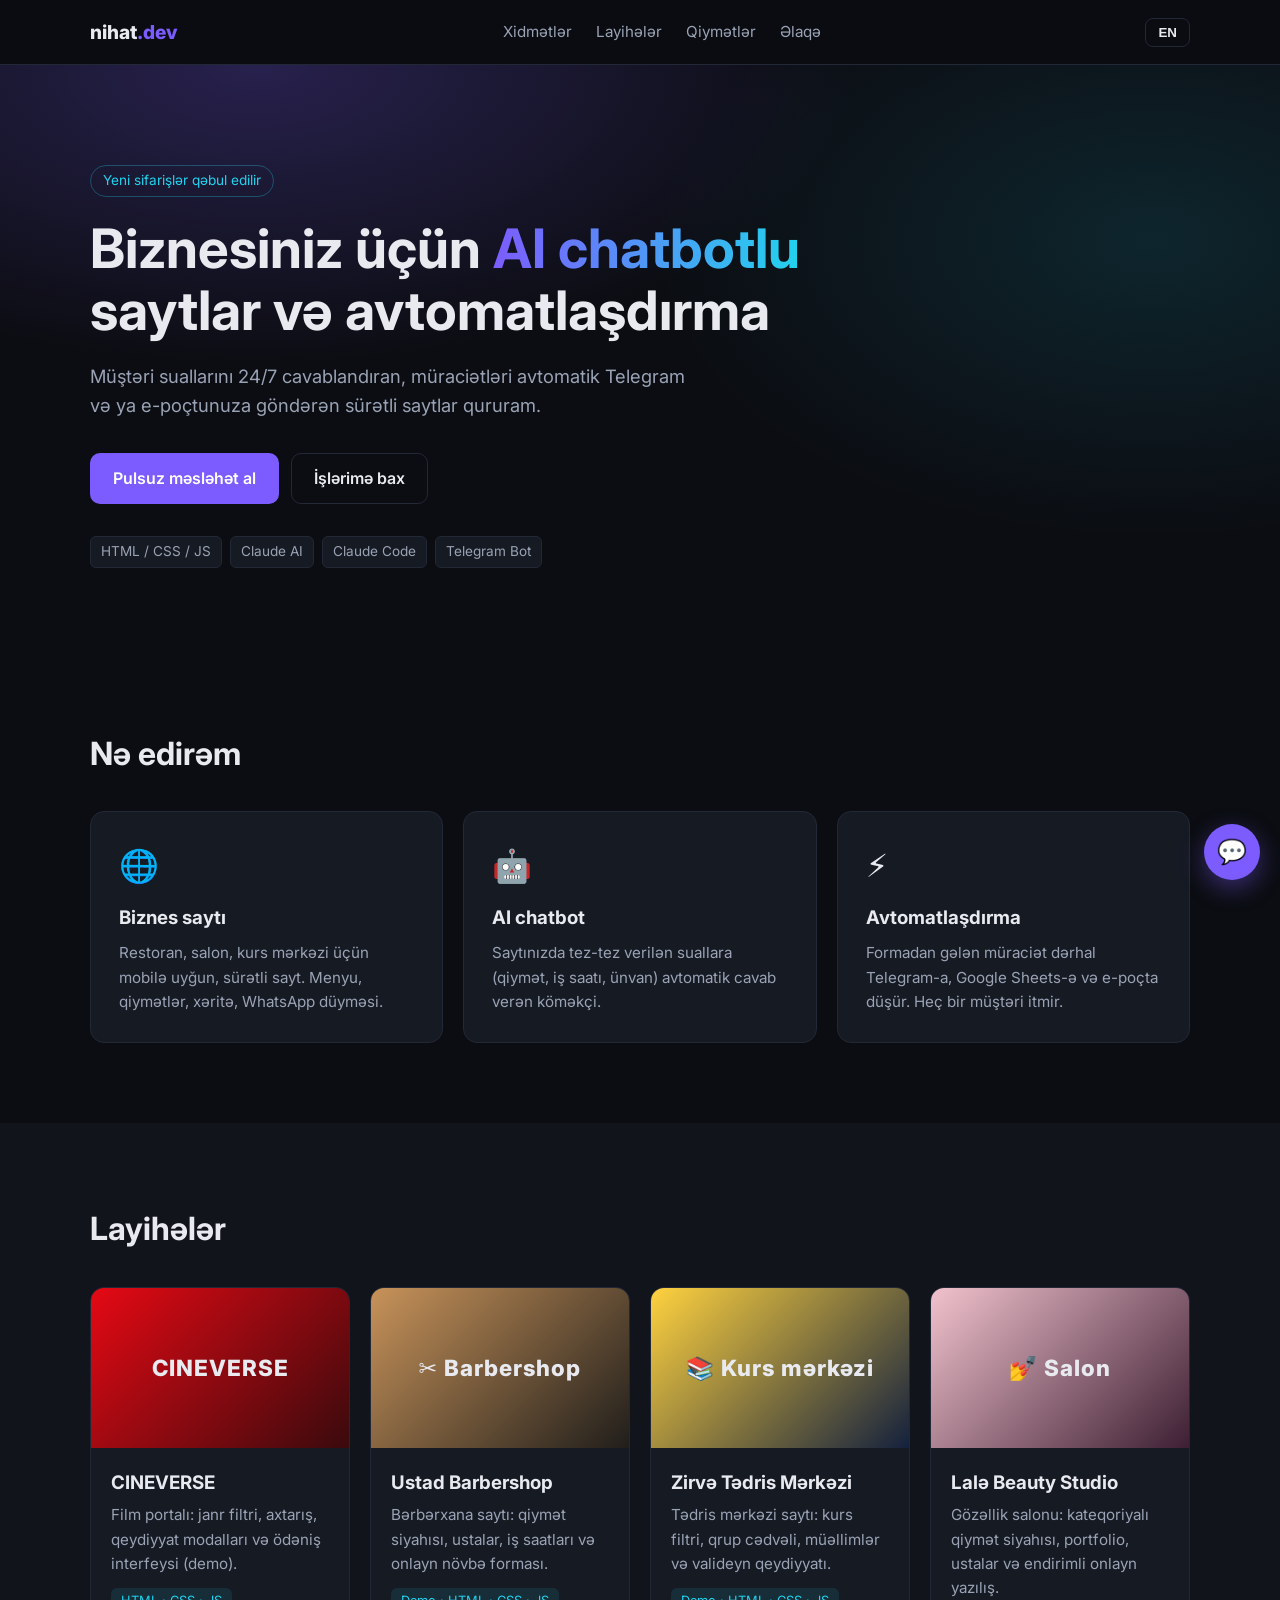
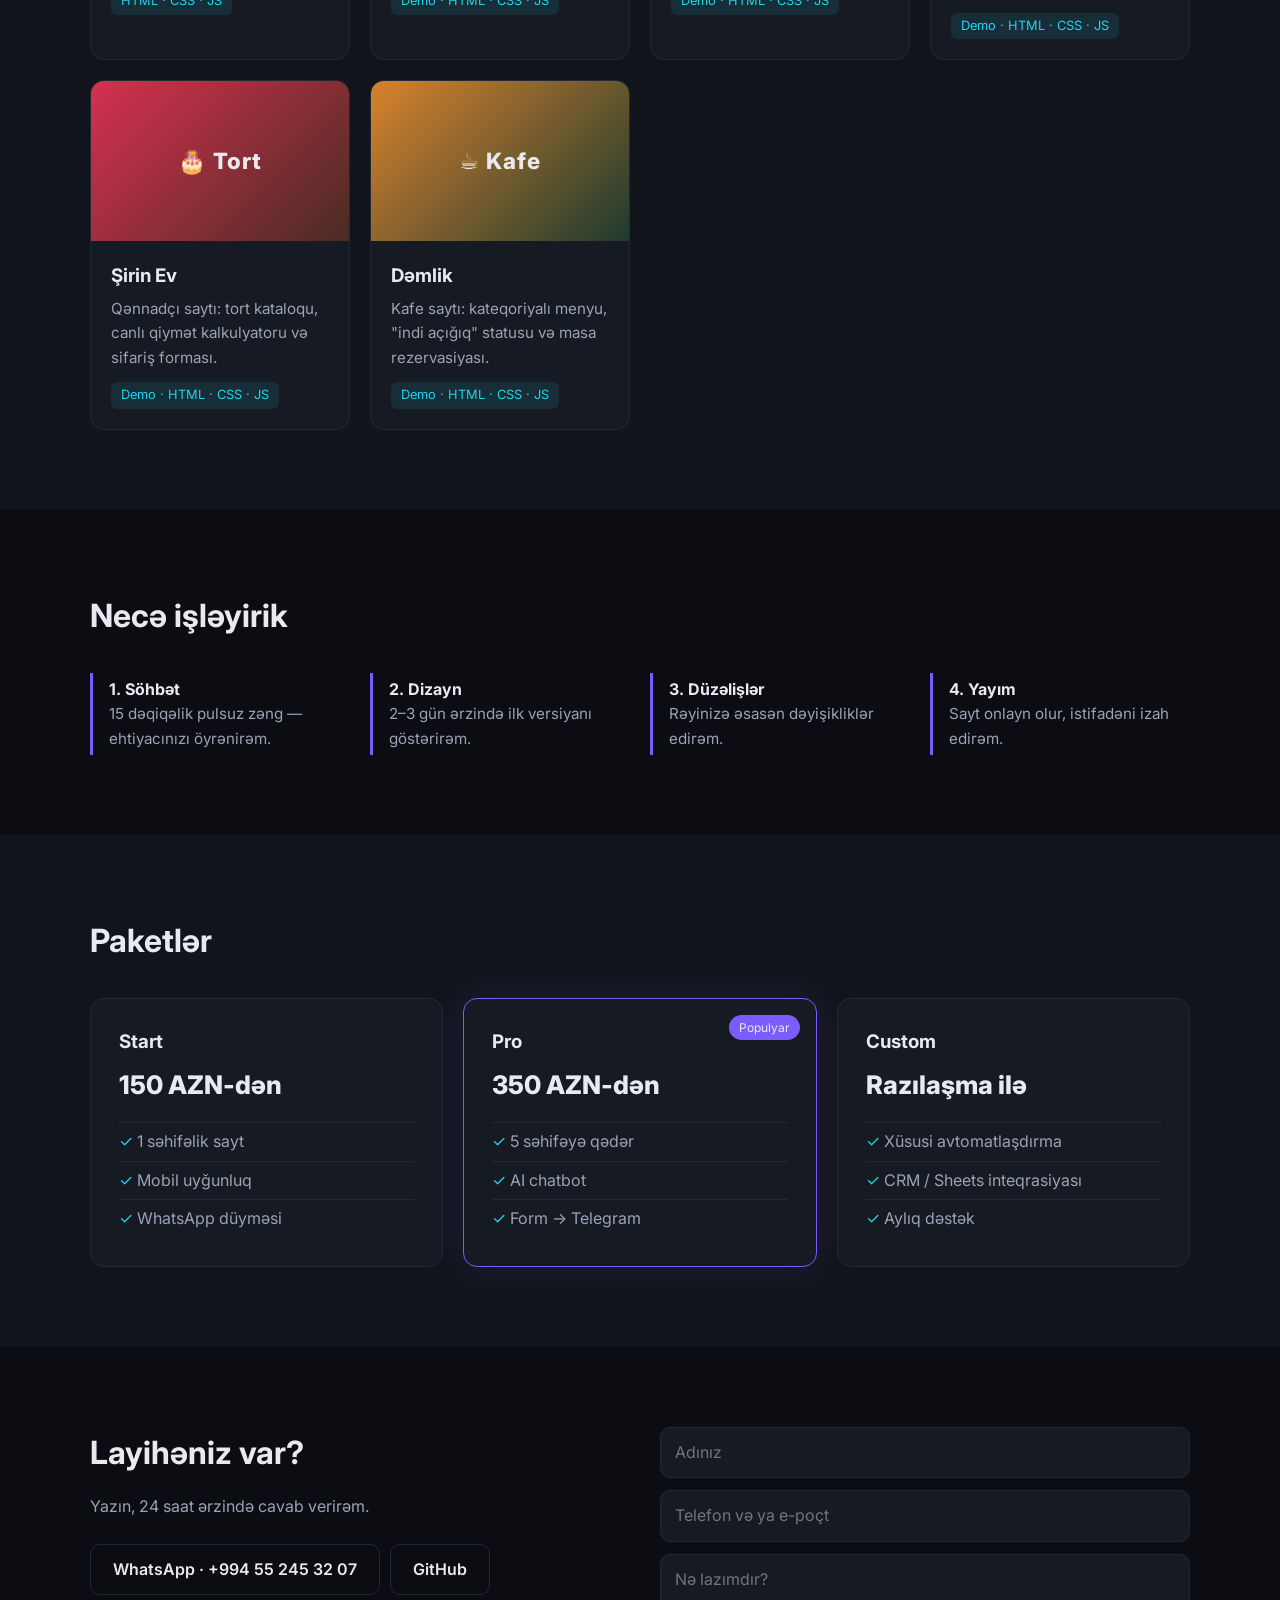
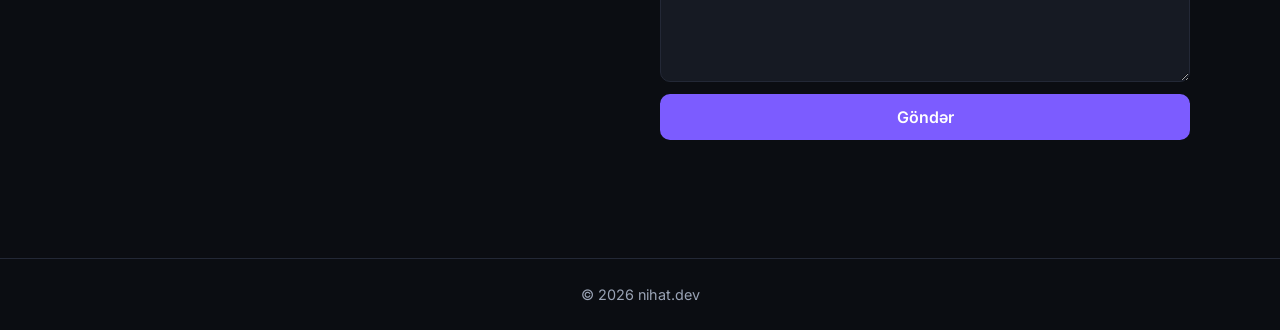
<file: index.html>
<!DOCTYPE html>
<html lang="az">
<head>
    <meta charset="UTF-8">
    <meta name="viewport" content="width=device-width, initial-scale=1.0">
    <title>Nihat | AI Web & Automation</title>
    <meta name="description" content="Kiçik bizneslər üçün AI chatbotlu saytlar və avtomatlaşdırma.">
    <link rel="preconnect" href="https://fonts.googleapis.com">
    <link href="https://fonts.googleapis.com/css2?family=Inter:wght@400;500;600;700;800&display=swap" rel="stylesheet">
    <link rel="stylesheet" href="style.css">
</head>
<body>

<header class="nav">
    <div class="container nav-inner">
        <a href="#" class="logo">nihat<span>.dev</span></a>
        <nav class="nav-links">
            <a href="#services" data-i18n="nav_services">Xidmətlər</a>
            <a href="#projects" data-i18n="nav_projects">Layihələr</a>
            <a href="#pricing" data-i18n="nav_pricing">Qiymətlər</a>
            <a href="#contact" data-i18n="nav_contact">Əlaqə</a>
        </nav>
        <button class="lang-btn" id="langBtn" aria-label="Change language">EN</button>
    </div>
</header>

<section class="hero">
    <div class="container">
        <span class="badge" data-i18n="hero_badge">Yeni sifarişlər qəbul edilir</span>
        <h1 data-i18n="hero_title">Biznesiniz üçün <em>AI chatbotlu</em> saytlar və avtomatlaşdırma</h1>
        <p class="lead" data-i18n="hero_lead">Müştəri suallarını 24/7 cavablandıran, müraciətləri avtomatik Telegram və ya e-poçtunuza göndərən sürətli saytlar qururam.</p>
        <div class="hero-cta">
            <a href="#contact" class="btn btn-primary" data-i18n="hero_cta1">Pulsuz məsləhət al</a>
            <a href="#projects" class="btn btn-ghost" data-i18n="hero_cta2">İşlərimə bax</a>
        </div>
        <ul class="stack">
            <li>HTML / CSS / JS</li><li>Claude AI</li><li>Claude Code</li><li>Telegram Bot</li>
        </ul>
    </div>
</section>

<section id="services" class="section">
    <div class="container">
        <h2 data-i18n="services_title">Nə edirəm</h2>
        <div class="grid-3">
            <article class="card">
                <div class="icon">🌐</div>
                <h3 data-i18n="s1_title">Biznes saytı</h3>
                <p data-i18n="s1_text">Restoran, salon, kurs mərkəzi üçün mobilə uyğun, sürətli sayt. Menyu, qiymətlər, xəritə, WhatsApp düyməsi.</p>
            </article>
            <article class="card">
                <div class="icon">🤖</div>
                <h3 data-i18n="s2_title">AI chatbot</h3>
                <p data-i18n="s2_text">Saytınızda tez-tez verilən suallara (qiymət, iş saatı, ünvan) avtomatik cavab verən köməkçi.</p>
            </article>
            <article class="card">
                <div class="icon">⚡</div>
                <h3 data-i18n="s3_title">Avtomatlaşdırma</h3>
                <p data-i18n="s3_text">Formadan gələn müraciət dərhal Telegram-a, Google Sheets-ə və e-poçta düşür. Heç bir müştəri itmir.</p>
            </article>
        </div>
    </div>
</section>

<section id="projects" class="section alt">
    <div class="container">
        <h2 data-i18n="projects_title">Layihələr</h2>
        <div class="grid-3">
            <article class="project">
                <div class="thumb thumb-1">CINEVERSE</div>
                <div class="project-body">
                    <h3>CINEVERSE</h3>
                    <p data-i18n="p1_text">Film portalı: janr filtri, axtarış, qeydiyyat modalları və ödəniş interfeysi (demo).</p>
                    <span class="tag">HTML · CSS · JS</span>
                </div>
            </article>
            <a class="project" href="demo/barber/" target="_blank" rel="noopener">
                <div class="thumb" style="background:linear-gradient(135deg,#c8935a,#201e1b)">✂️ Barbershop</div>
                <div class="project-body">
                    <h3>Ustad Barbershop</h3>
                    <p data-i18n="d1_text">Bərbərxana saytı: qiymət siyahısı, ustalar, iş saatları və onlayn növbə forması.</p>
                    <span class="tag">Demo · HTML · CSS · JS</span>
                </div>
            </a>
            <a class="project" href="demo/kurs/" target="_blank" rel="noopener">
                <div class="thumb" style="background:linear-gradient(135deg,#ffd23f,#14213d)">📚 Kurs mərkəzi</div>
                <div class="project-body">
                    <h3>Zirvə Tədris Mərkəzi</h3>
                    <p data-i18n="d2_text">Tədris mərkəzi saytı: kurs filtri, qrup cədvəli, müəllimlər və valideyn qeydiyyatı.</p>
                    <span class="tag">Demo · HTML · CSS · JS</span>
                </div>
            </a>
            <a class="project" href="demo/salon/" target="_blank" rel="noopener">
                <div class="thumb" style="background:linear-gradient(135deg,#f1c2cd,#3d1f33)">💅 Salon</div>
                <div class="project-body">
                    <h3>Lalə Beauty Studio</h3>
                    <p data-i18n="d3_text">Gözəllik salonu: kateqoriyalı qiymət siyahısı, portfolio, ustalar və endirimli onlayn yazılış.</p>
                    <span class="tag">Demo · HTML · CSS · JS</span>
                </div>
            </a>
            <a class="project" href="demo/tort/" target="_blank" rel="noopener">
                <div class="thumb" style="background:linear-gradient(135deg,#d6304f,#4a2c22)">🎂 Tort</div>
                <div class="project-body">
                    <h3>Şirin Ev</h3>
                    <p data-i18n="d4_text">Qənnadçı saytı: tort kataloqu, canlı qiymət kalkulyatoru və sifariş forması.</p>
                    <span class="tag">Demo · HTML · CSS · JS</span>
                </div>
            </a>
            <a class="project" href="demo/kafe/" target="_blank" rel="noopener">
                <div class="thumb" style="background:linear-gradient(135deg,#d9822b,#1e3a2f)">☕ Kafe</div>
                <div class="project-body">
                    <h3>Dəmlik</h3>
                    <p data-i18n="d5_text">Kafe saytı: kateqoriyalı menyu, "indi açığıq" statusu və masa rezervasiyası.</p>
                    <span class="tag">Demo · HTML · CSS · JS</span>
                </div>
            </a>
        </div>
    </div>
</section>

<section class="section">
    <div class="container">
        <h2 data-i18n="process_title">Necə işləyirik</h2>
        <ol class="steps">
            <li><strong data-i18n="st1_t">1. Söhbət</strong><span data-i18n="st1">15 dəqiqəlik pulsuz zəng — ehtiyacınızı öyrənirəm.</span></li>
            <li><strong data-i18n="st2_t">2. Dizayn</strong><span data-i18n="st2">2–3 gün ərzində ilk versiyanı göstərirəm.</span></li>
            <li><strong data-i18n="st3_t">3. Düzəlişlər</strong><span data-i18n="st3">Rəyinizə əsasən dəyişikliklər edirəm.</span></li>
            <li><strong data-i18n="st4_t">4. Yayım</strong><span data-i18n="st4">Sayt onlayn olur, istifadəni izah edirəm.</span></li>
        </ol>
    </div>
</section>

<section id="pricing" class="section alt">
    <div class="container">
        <h2 data-i18n="pricing_title">Paketlər</h2>
        <div class="grid-3">
            <article class="price">
                <h3>Start</h3>
                <p class="amount" data-i18n="pr1_amount">150 AZN-dən</p>
                <ul>
                    <li data-i18n="pr1_a">1 səhifəlik sayt</li>
                    <li data-i18n="pr1_b">Mobil uyğunluq</li>
                    <li data-i18n="pr1_c">WhatsApp düyməsi</li>
                </ul>
            </article>
            <article class="price featured">
                <span class="ribbon" data-i18n="popular">Populyar</span>
                <h3>Pro</h3>
                <p class="amount" data-i18n="pr2_amount">350 AZN-dən</p>
                <ul>
                    <li data-i18n="pr2_a">5 səhifəyə qədər</li>
                    <li data-i18n="pr2_b">AI chatbot</li>
                    <li data-i18n="pr2_c">Form → Telegram</li>
                </ul>
            </article>
            <article class="price">
                <h3>Custom</h3>
                <p class="amount" data-i18n="pr3_amount">Razılaşma ilə</p>
                <ul>
                    <li data-i18n="pr3_a">Xüsusi avtomatlaşdırma</li>
                    <li data-i18n="pr3_b">CRM / Sheets inteqrasiyası</li>
                    <li data-i18n="pr3_c">Aylıq dəstək</li>
                </ul>
            </article>
        </div>
    </div>
</section>

<section id="contact" class="section">
    <div class="container contact">
        <div>
            <h2 data-i18n="contact_title">Layihəniz var?</h2>
            <p data-i18n="contact_text">Yazın, 24 saat ərzində cavab verirəm.</p>
            <div class="contact-links">
                <a href="https://wa.me/994552453207" target="_blank" rel="noopener" class="btn btn-ghost">WhatsApp · +994 55 245 32 07</a>
                <a href="https://github.com/nihatdadaszade2-create" target="_blank" rel="noopener" class="btn btn-ghost">GitHub</a>
            </div>
        </div>
        <form id="contactForm" class="form">
            <input type="text" name="name" required data-i18n-ph="f_name" placeholder="Adınız">
            <input type="text" name="contact" required data-i18n-ph="f_contact" placeholder="Telefon və ya e-poçt">
            <textarea name="message" rows="4" required data-i18n-ph="f_msg" placeholder="Nə lazımdır?"></textarea>
            <button type="submit" class="btn btn-primary" data-i18n="f_send">Göndər</button>
            <p class="form-note" id="formNote"></p>
        </form>
    </div>
</section>

<footer class="footer">
    <div class="container">© 2026 nihat.dev</div>
</footer>

<!-- Demo chatbot -->
<button class="chat-toggle" id="chatToggle" aria-label="Chat">💬</button>
<div class="chat" id="chat" hidden>
    <div class="chat-head">
        <span data-i18n="bot_name">Glow Salon köməkçisi (demo)</span>
        <button id="chatClose" aria-label="Close">×</button>
    </div>
    <div class="chat-body" id="chatBody"></div>
    <div class="chat-quick" id="chatQuick"></div>
    <form class="chat-input" id="chatForm">
        <input type="text" id="chatText" autocomplete="off" data-i18n-ph="bot_ph" placeholder="Sualınızı yazın...">
        <button type="submit">➤</button>
    </form>
</div>

<script src="script.js"></script>
</body>
</html>
</file>
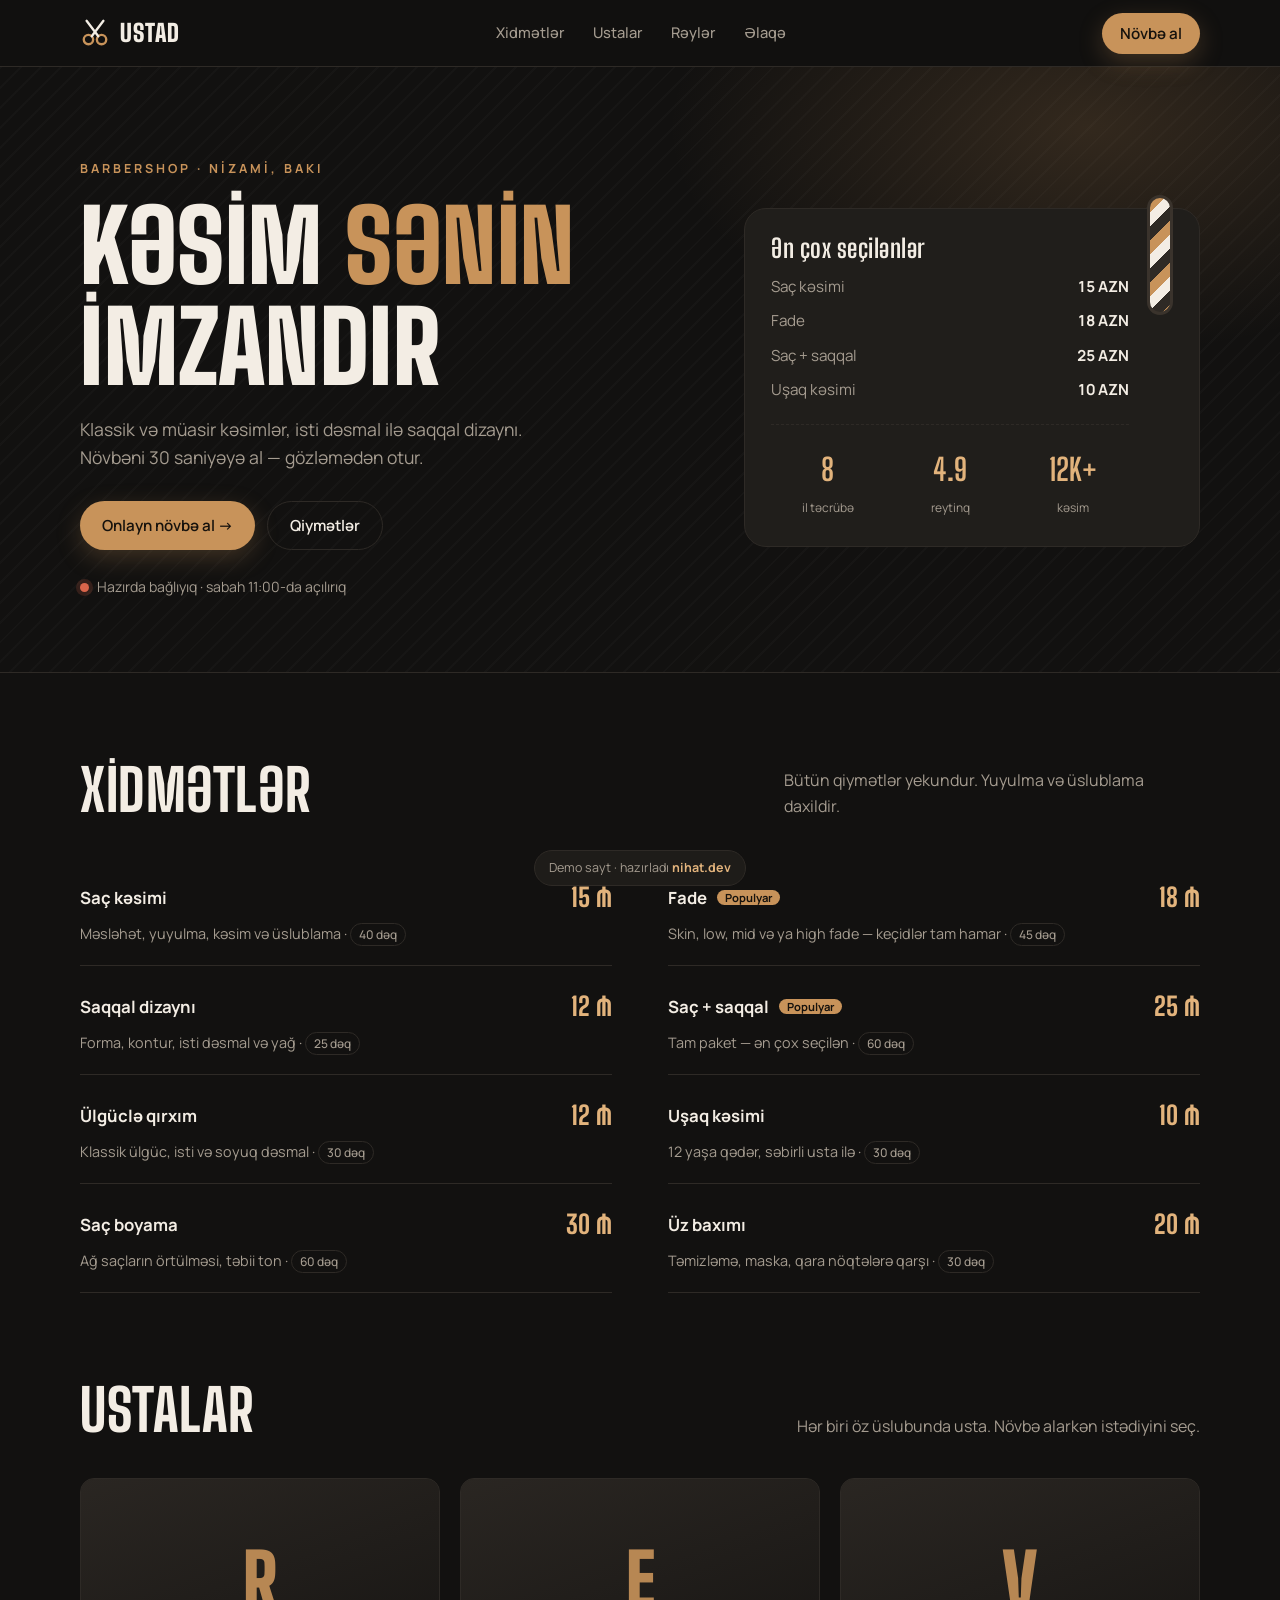
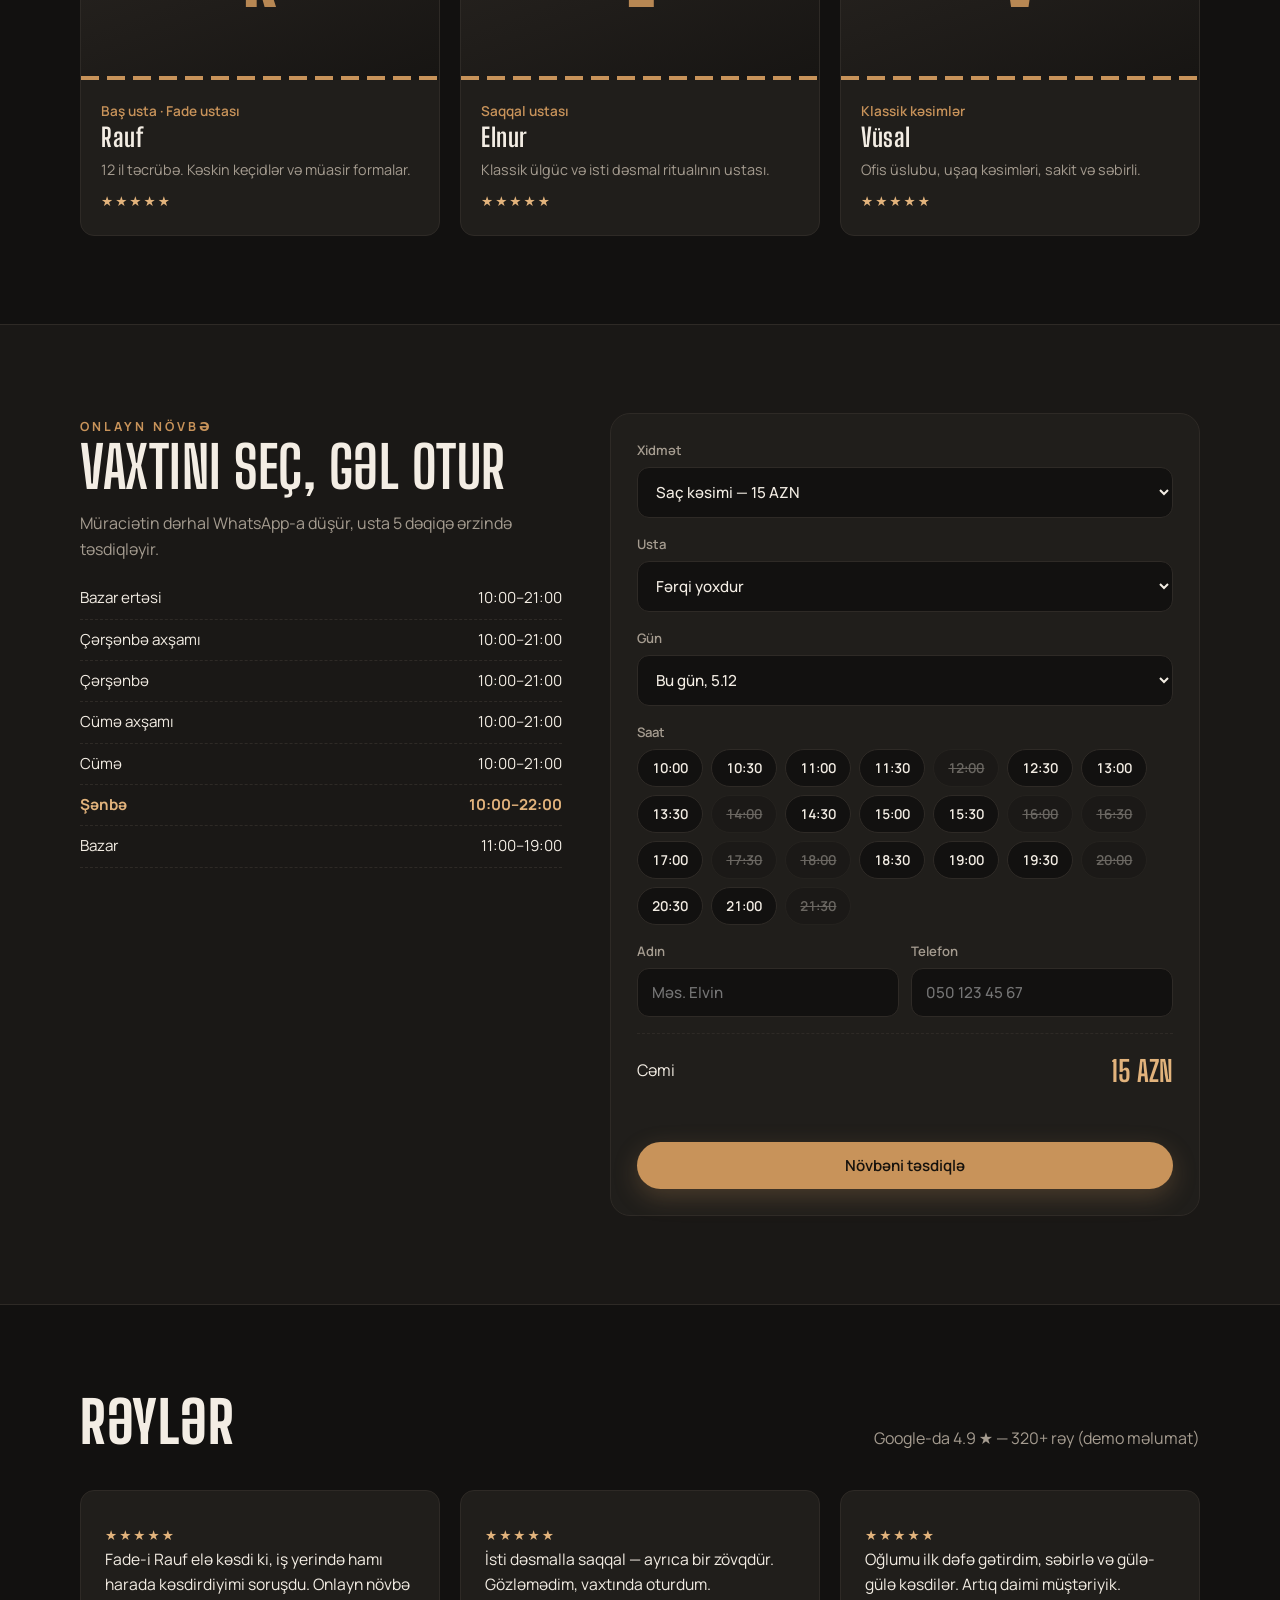
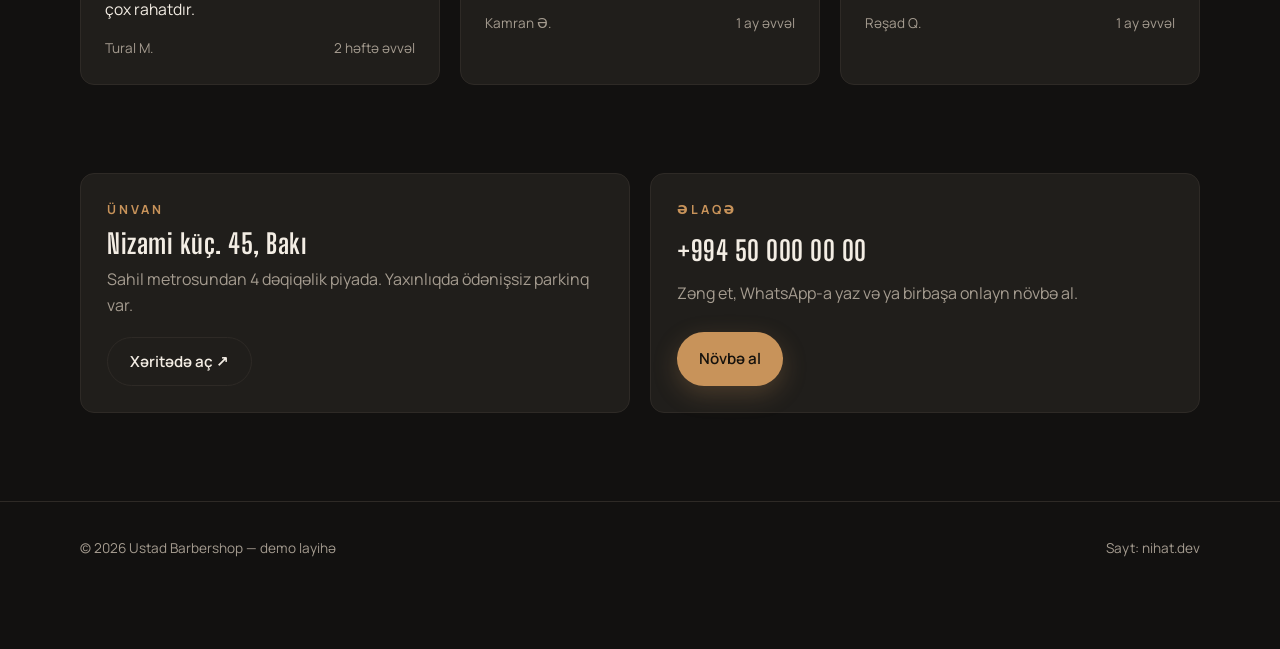
<file: demo/barber/index.html>
<!DOCTYPE html>
<html lang="az">
<head>
<meta charset="UTF-8">
<meta name="viewport" content="width=device-width, initial-scale=1.0">
<title>Ustad Barbershop — Bakı</title>
<meta name="description" content="Ustad Barbershop: saç kəsimi, saqqal dizaynı, fade. Onlayn növbə.">
<link rel="preconnect" href="https://fonts.googleapis.com">
<link href="https://fonts.googleapis.com/css2?family=Big+Shoulders+Display:wght@600;800;900&family=Manrope:wght@400;500;600;700&display=swap" rel="stylesheet">
<style>
/* Qaranlıq kömür + mis rəngi. Başlıqlar: dar, güclü; mətn: oxunaqlı. */
:root{
  --bg:#121110; --bg-2:#1a1816; --card:#201e1b; --line:#2e2a26;
  --text:#f3ede4; --muted:#a59c90; --brass:#c8935a; --brass-2:#e2b37c; --ok:#5fbf7a;
  --display:'Big Shoulders Display', Impact, 'Arial Narrow', sans-serif;
  --body:'Manrope', system-ui, -apple-system, sans-serif;
  --r:14px;
  color-scheme: dark;
}
*{box-sizing:border-box;margin:0;padding:0}
html{scroll-behavior:smooth}
body{background:var(--bg);color:var(--text);font-family:var(--body);line-height:1.6;-webkit-font-smoothing:antialiased}
a{color:inherit;text-decoration:none}
img,svg{display:block;max-width:100%}
.wrap{width:min(1120px,100% - 32px);margin-inline:auto}
h1,h2,h3{font-family:var(--display);letter-spacing:.5px;line-height:1.02;text-wrap:balance}
.eyebrow{font-size:.78rem;letter-spacing:3px;text-transform:uppercase;color:var(--brass);font-weight:700}
:focus-visible{outline:2px solid var(--brass-2);outline-offset:3px;border-radius:6px}

/* demo pill */
.demo-pill{position:fixed;left:50%;transform:translateX(-50%);bottom:calc(14px + env(safe-area-inset-bottom,0px));z-index:60;
  background:rgba(32,30,27,.92);backdrop-filter:blur(8px);border:1px solid var(--line);color:var(--muted);
  font-size:.78rem;padding:7px 14px;border-radius:999px;white-space:nowrap}
.demo-pill b{color:var(--brass-2)}

/* nav */
.nav{position:sticky;top:0;z-index:50;background:rgba(18,17,16,.85);backdrop-filter:blur(10px);border-bottom:1px solid var(--line)}
.nav .wrap{display:flex;align-items:center;justify-content:space-between;height:66px;gap:16px}
.logo{display:flex;align-items:center;gap:10px;font-family:var(--display);font-weight:900;font-size:1.5rem;letter-spacing:1px}
.logo svg{width:30px;height:30px}
.nav-links{display:flex;gap:28px;font-size:.92rem;color:var(--muted);font-weight:500}
.nav-links a:hover{color:var(--text)}
.btn{display:inline-flex;align-items:center;justify-content:center;gap:8px;border:0;cursor:pointer;font:600 .95rem var(--body);
  padding:13px 22px;border-radius:999px;transition:transform .15s,background .15s,box-shadow .15s}
.btn:active{transform:scale(.97)}
.btn-brass{background:var(--brass);color:#16120d;box-shadow:0 8px 24px rgba(200,147,90,.25)}
.btn-brass:hover{background:var(--brass-2)}
.btn-line{background:transparent;color:var(--text);border:1px solid var(--line)}
.btn-line:hover{border-color:var(--brass)}
.nav .btn{padding:10px 18px}

/* hero */
.hero{position:relative;overflow:hidden;padding:88px 0 72px;border-bottom:1px solid var(--line)}
.hero::before{content:"";position:absolute;inset:0;background:
  radial-gradient(700px 380px at 85% 10%,rgba(200,147,90,.18),transparent 60%),
  repeating-linear-gradient(135deg,rgba(255,255,255,.018) 0 2px,transparent 2px 14px)}
.hero .wrap{position:relative;display:grid;grid-template-columns:1.15fr .85fr;gap:48px;align-items:center}
.hero h1{font-size:clamp(3rem,8vw,6.2rem);font-weight:900;text-transform:uppercase;margin:14px 0 18px}
.hero h1 span{color:var(--brass)}
.hero p.lead{color:var(--muted);font-size:1.1rem;max-width:30rem}
.hero-cta{display:flex;flex-wrap:wrap;gap:12px;margin-top:30px}
.status{display:inline-flex;align-items:center;gap:8px;font-size:.88rem;color:var(--muted);margin-top:26px}
.dot{width:9px;height:9px;border-radius:50%;background:var(--ok);box-shadow:0 0 0 4px rgba(95,191,122,.18)}
.dot.closed{background:#d9654b;box-shadow:0 0 0 4px rgba(217,101,75,.18)}

.hero-card{background:var(--card);border:1px solid var(--line);border-radius:22px;padding:26px 70px 26px 26px;position:relative}
.pole{position:absolute;top:-14px;right:26px;width:26px;height:120px;border-radius:13px;border:3px solid #3a332c;
  background:repeating-linear-gradient(135deg,#c8935a 0 10px,#f3ede4 10px 20px,#2f2a25 20px 30px);background-size:100% 42px;
  animation:pole 2.4s linear infinite}
@keyframes pole{to{background-position:0 42px}}
.hero-card h3{font-size:1.6rem;margin-bottom:14px}
.mini-list{list-style:none;display:grid;gap:10px}
.mini-list li{display:flex;justify-content:space-between;align-items:baseline;gap:10px;font-size:.95rem}
.mini-list li span:first-child{color:var(--muted)}
.mini-list li b{font-variant-numeric:tabular-nums}
.stats{display:grid;grid-template-columns:repeat(3,1fr);gap:10px;margin-top:22px;padding-top:20px;border-top:1px dashed var(--line)}
.stats div{text-align:center}
.stats b{display:block;font-family:var(--display);font-size:1.9rem;color:var(--brass-2)}
.stats small{color:var(--muted);font-size:.75rem}

/* sections */
section{padding:88px 0}
.sec-head{display:flex;justify-content:space-between;align-items:end;gap:20px;margin-bottom:38px;flex-wrap:wrap}
.sec-head h2{font-size:clamp(2.2rem,5vw,3.6rem);text-transform:uppercase;font-weight:800}
.sec-head p{color:var(--muted);max-width:26rem}

/* price list (barber menu board) */
.menu{display:grid;grid-template-columns:1fr 1fr;gap:0 56px}
.item{display:grid;grid-template-columns:1fr auto;gap:4px 16px;padding:20px 0;border-bottom:1px solid var(--line)}
.item h3{font-family:var(--body);font-weight:700;font-size:1.05rem;letter-spacing:0;display:flex;align-items:center;gap:10px}
.item .price{font-family:var(--display);font-weight:800;font-size:1.6rem;color:var(--brass-2);font-variant-numeric:tabular-nums}
.item p{grid-column:1/-1;color:var(--muted);font-size:.9rem}
.item .time{font-size:.75rem;color:var(--muted);border:1px solid var(--line);border-radius:999px;padding:2px 8px;font-weight:500}
.tag-hot{font-size:.7rem;background:var(--brass);color:#16120d;border-radius:999px;padding:2px 8px;font-weight:700}

/* masters */
.masters{display:grid;grid-template-columns:repeat(3,1fr);gap:20px}
.master{background:var(--card);border:1px solid var(--line);border-radius:var(--r);overflow:hidden}
.avatar{aspect-ratio:16/9;display:grid;place-items:center;position:relative;
  background:linear-gradient(160deg,#2a2622,#171513)}
.avatar span{font-family:var(--display);font-size:4.5rem;font-weight:900;color:var(--brass);opacity:.9}
.avatar::after{content:"";position:absolute;inset:auto 0 0;height:4px;background:repeating-linear-gradient(90deg,var(--brass) 0 18px,transparent 18px 26px)}
.master-body{padding:18px 20px 22px}
.master-body h3{font-size:1.6rem}
.master-body .role{color:var(--brass);font-size:.85rem;font-weight:600}
.master-body p{color:var(--muted);font-size:.9rem;margin-top:8px}
.stars{color:var(--brass-2);letter-spacing:2px;font-size:.85rem;margin-top:10px}

/* booking */
.booking{background:var(--bg-2);border-block:1px solid var(--line)}
.book-grid{display:grid;grid-template-columns:.9fr 1.1fr;gap:48px;align-items:start}
.book-info h2{font-size:clamp(2.2rem,5vw,3.6rem);text-transform:uppercase}
.book-info p{color:var(--muted);margin:14px 0 24px}
.hours{list-style:none;display:grid;gap:8px;font-size:.95rem}
.hours li{display:flex;justify-content:space-between;border-bottom:1px dashed var(--line);padding-bottom:8px}
.hours li.today{color:var(--brass-2);font-weight:700}
form.book{background:var(--card);border:1px solid var(--line);border-radius:20px;padding:26px;display:grid;gap:16px}
.field{display:grid;gap:6px}
.field label{font-size:.82rem;color:var(--muted);font-weight:600}
.field input,.field select{background:var(--bg);border:1px solid var(--line);color:var(--text);border-radius:12px;padding:13px 14px;font:500 .95rem var(--body);width:100%}
.field input:focus,.field select:focus{outline:none;border-color:var(--brass)}
.row2{display:grid;grid-template-columns:1fr 1fr;gap:12px}
.chips{display:flex;flex-wrap:wrap;gap:8px}
.chip{border:1px solid var(--line);background:var(--bg);color:var(--text);padding:9px 14px;border-radius:999px;cursor:pointer;font:600 .85rem var(--body);font-variant-numeric:tabular-nums}
.chip[aria-pressed="true"]{background:var(--brass);color:#16120d;border-color:var(--brass)}
.chip:disabled{opacity:.35;cursor:not-allowed;text-decoration:line-through}
.total{display:flex;justify-content:space-between;align-items:center;padding-top:14px;border-top:1px dashed var(--line)}
.total b{font-family:var(--display);font-size:1.8rem;color:var(--brass-2)}
.err{color:#e8826b;font-size:.85rem;min-height:1.2em}

/* reviews */
.reviews{display:grid;grid-template-columns:repeat(3,1fr);gap:20px}
.review{background:var(--card);border:1px solid var(--line);border-radius:var(--r);padding:24px}
.review p{font-size:.98rem}
.review footer{margin-top:16px;display:flex;justify-content:space-between;color:var(--muted);font-size:.85rem}

/* contact */
.contact{display:grid;grid-template-columns:1fr 1fr;gap:20px}
.c-card{background:var(--card);border:1px solid var(--line);border-radius:var(--r);padding:26px;display:grid;gap:10px}
.c-card h3{font-size:1.7rem}
.c-card p{color:var(--muted)}
.c-card .btn{justify-self:start;margin-top:8px}
footer.site{padding:36px 0 90px;color:var(--muted);font-size:.85rem;border-top:1px solid var(--line)}
footer.site .wrap{display:flex;justify-content:space-between;gap:12px;flex-wrap:wrap}

/* modal */
.modal{position:fixed;inset:0;z-index:80;background:rgba(0,0,0,.6);display:grid;place-items:center;padding:16px}
.modal[hidden]{display:none}
.modal-box{background:var(--card);border:1px solid var(--line);border-radius:20px;padding:28px;max-width:440px;width:100%;animation:pop .25s ease}
@keyframes pop{from{transform:scale(.95);opacity:0}}
.modal-box h3{font-size:2rem;margin-bottom:6px}
.modal-box pre{white-space:pre-wrap;font:500 .9rem var(--body);background:var(--bg);border:1px solid var(--line);border-radius:12px;padding:14px;margin:14px 0;color:var(--text)}
.modal-box .note{color:var(--muted);font-size:.85rem}
.modal-box .btns{display:flex;gap:10px;margin-top:18px;flex-wrap:wrap}

.reveal{animation:rise .7s ease both}
@keyframes rise{from{transform:translateY(14px);opacity:.001}}
@media (prefers-reduced-motion:reduce){*{animation:none!important;transition:none!important}}

@media (max-width:860px){
  .nav-links{display:none}
  .hero{padding:56px 0 48px}
  .hero .wrap,.book-grid,.contact{grid-template-columns:1fr}
  .menu{grid-template-columns:1fr}
  .masters,.reviews{grid-template-columns:1fr}
  section{padding:64px 0}
}
@media (max-width:420px){.row2{grid-template-columns:1fr}.nav .btn{display:none}}
</style>
</head>
<body>

<div class="demo-pill">Demo sayt · hazırladı <b>nihat.dev</b></div>

<header class="nav">
  <div class="wrap">
    <a href="#" class="logo" aria-label="Ustad Barbershop">
      <svg viewBox="0 0 32 32" fill="none" aria-hidden="true"><circle cx="9" cy="23" r="5" stroke="#c8935a" stroke-width="2.5"/><circle cx="23" cy="23" r="5" stroke="#c8935a" stroke-width="2.5"/><path d="M12.5 19.5 25 3M19.5 19.5 7 3" stroke="#f3ede4" stroke-width="2.5" stroke-linecap="round"/></svg>
      USTAD
    </a>
    <nav class="nav-links">
      <a href="#xidmetler">Xidmətlər</a><a href="#ustalar">Ustalar</a><a href="#reyler">Rəylər</a><a href="#elaqe">Əlaqə</a>
    </nav>
    <a href="#novbe" class="btn btn-brass">Növbə al</a>
  </div>
</header>

<section class="hero">
  <div class="wrap">
    <div class="reveal">
      <span class="eyebrow">Barbershop · Nizami, Bakı</span>
      <h1>Kəsim <span>sənin</span> imzandır</h1>
      <p class="lead">Klassik və müasir kəsimlər, isti dəsmal ilə saqqal dizaynı. Növbəni 30 saniyəyə al — gözləmədən otur.</p>
      <div class="hero-cta">
        <a href="#novbe" class="btn btn-brass">Onlayn növbə al →</a>
        <a href="#xidmetler" class="btn btn-line">Qiymətlər</a>
      </div>
      <div class="status"><span class="dot" id="statusDot"></span><span id="statusText">Açığıq</span></div>
    </div>
    <aside class="hero-card reveal" style="animation-delay:.12s">
      <div class="pole" aria-hidden="true"></div>
      <h3>Ən çox seçilənlər</h3>
      <ul class="mini-list">
        <li><span>Saç kəsimi</span><b>15 AZN</b></li>
        <li><span>Fade</span><b>18 AZN</b></li>
        <li><span>Saç + saqqal</span><b>25 AZN</b></li>
        <li><span>Uşaq kəsimi</span><b>10 AZN</b></li>
      </ul>
      <div class="stats">
        <div><b>8</b><small>il təcrübə</small></div>
        <div><b>4.9</b><small>reytinq</small></div>
        <div><b>12K+</b><small>kəsim</small></div>
      </div>
    </aside>
  </div>
</section>

<section id="xidmetler">
  <div class="wrap">
    <div class="sec-head">
      <h2>Xidmətlər</h2>
      <p>Bütün qiymətlər yekundur. Yuyulma və üslublama daxildir.</p>
    </div>
    <div class="menu" id="menu"></div>
  </div>
</section>

<section id="ustalar" style="padding-top:0">
  <div class="wrap">
    <div class="sec-head">
      <h2>Ustalar</h2>
      <p>Hər biri öz üslubunda usta. Növbə alarkən istədiyini seç.</p>
    </div>
    <div class="masters" id="masters"></div>
  </div>
</section>

<section id="novbe" class="booking">
  <div class="wrap book-grid">
    <div class="book-info">
      <span class="eyebrow">Onlayn növbə</span>
      <h2>Vaxtını seç, gəl otur</h2>
      <p>Müraciətin dərhal WhatsApp-a düşür, usta 5 dəqiqə ərzində təsdiqləyir.</p>
      <ul class="hours" id="hours"></ul>
    </div>
    <form class="book" id="bookForm" novalidate>
      <div class="field">
        <label for="svc">Xidmət</label>
        <select id="svc" required></select>
      </div>
      <div class="field">
        <label for="mst">Usta</label>
        <select id="mst"><option value="">Fərqi yoxdur</option></select>
      </div>
      <div class="field">
        <label for="day">Gün</label>
        <select id="day"></select>
      </div>
      <div class="field">
        <label>Saat</label>
        <div class="chips" id="slots" role="group" aria-label="Saat seçimi"></div>
      </div>
      <div class="row2">
        <div class="field"><label for="nm">Adın</label><input id="nm" autocomplete="name" placeholder="Məs. Elvin" required></div>
        <div class="field"><label for="ph">Telefon</label><input id="ph" type="tel" autocomplete="tel" placeholder="050 123 45 67" required></div>
      </div>
      <div class="total"><span>Cəmi</span><b id="total">15 AZN</b></div>
      <div class="err" id="err" role="alert"></div>
      <button class="btn btn-brass" type="submit">Növbəni təsdiqlə</button>
    </form>
  </div>
</section>

<section id="reyler">
  <div class="wrap">
    <div class="sec-head"><h2>Rəylər</h2><p>Google-da 4.9 ★ — 320+ rəy (demo məlumat)</p></div>
    <div class="reviews">
      <article class="review"><div class="stars">★★★★★</div><p>Fade-i Rauf elə kəsdi ki, iş yerində hamı harada kəsdirdiyimi soruşdu. Onlayn növbə çox rahatdır.</p><footer><span>Tural M.</span><span>2 həftə əvvəl</span></footer></article>
      <article class="review"><div class="stars">★★★★★</div><p>İsti dəsmalla saqqal — ayrıca bir zövqdür. Gözləmədim, vaxtında oturdum.</p><footer><span>Kamran Ə.</span><span>1 ay əvvəl</span></footer></article>
      <article class="review"><div class="stars">★★★★★</div><p>Oğlumu ilk dəfə gətirdim, səbirlə və gülə-gülə kəsdilər. Artıq daimi müştəriyik.</p><footer><span>Rəşad Q.</span><span>1 ay əvvəl</span></footer></article>
    </div>
  </div>
</section>

<section id="elaqe" style="padding-top:0">
  <div class="wrap contact">
    <div class="c-card">
      <span class="eyebrow">Ünvan</span>
      <h3>Nizami küç. 45, Bakı</h3>
      <p>Sahil metrosundan 4 dəqiqəlik piyada. Yaxınlıqda ödənişsiz parkinq var.</p>
      <a class="btn btn-line" href="https://www.google.com/maps/search/?api=1&query=Nizami+k%C3%BC%C3%A7%C9%99si+Bak%C4%B1" target="_blank" rel="noopener">Xəritədə aç ↗</a>
    </div>
    <div class="c-card">
      <span class="eyebrow">Əlaqə</span>
      <h3>+994 50 000 00 00</h3>
      <p>Zəng et, WhatsApp-a yaz və ya birbaşa onlayn növbə al.</p>
      <a class="btn btn-brass" href="#novbe">Növbə al</a>
    </div>
  </div>
</section>

<footer class="site"><div class="wrap"><span>© 2026 Ustad Barbershop — demo layihə</span><span>Sayt: nihat.dev</span></div></footer>

<div class="modal" id="modal" hidden role="dialog" aria-modal="true" aria-labelledby="mTitle">
  <div class="modal-box">
    <h3 id="mTitle">Növbən hazırdır ✂️</h3>
    <p class="note">Real saytda bu mesaj avtomatik olaraq bərbərxananın WhatsApp-ına göndərilir:</p>
    <pre id="mText"></pre>
    <p class="note">Bu demo saytdır — mesaj heç yerə göndərilmədi.</p>
    <div class="btns"><button class="btn btn-brass" id="mClose" type="button">Bağla</button></div>
  </div>
</div>

<script>
const services=[
  {n:'Saç kəsimi',p:15,t:40,d:'Məsləhət, yuyulma, kəsim və üslublama'},
  {n:'Fade',p:18,t:45,d:'Skin, low, mid və ya high fade — keçidlər tam hamar',hot:true},
  {n:'Saqqal dizaynı',p:12,t:25,d:'Forma, kontur, isti dəsmal və yağ'},
  {n:'Saç + saqqal',p:25,t:60,d:'Tam paket — ən çox seçilən',hot:true},
  {n:'Ülgüclə qırxım',p:12,t:30,d:'Klassik ülgüc, isti və soyuq dəsmal'},
  {n:'Uşaq kəsimi',p:10,t:30,d:'12 yaşa qədər, səbirli usta ilə'},
  {n:'Saç boyama',p:30,t:60,d:'Ağ saçların örtülməsi, təbii ton'},
  {n:'Üz baxımı',p:20,t:30,d:'Təmizləmə, maska, qara nöqtələrə qarşı'}
];
const masters=[
  {n:'Rauf',i:'R',r:'Baş usta · Fade ustası',d:'12 il təcrübə. Kəskin keçidlər və müasir formalar.'},
  {n:'Elnur',i:'E',r:'Saqqal ustası',d:'Klassik ülgüc və isti dəsmal ritualının ustası.'},
  {n:'Vüsal',i:'V',r:'Klassik kəsimlər',d:'Ofis üslubu, uşaq kəsimləri, sakit və səbirli.'}
];
const hours=[['Bazar ertəsi','10:00–21:00'],['Çərşənbə axşamı','10:00–21:00'],['Çərşənbə','10:00–21:00'],['Cümə axşamı','10:00–21:00'],['Cümə','10:00–21:00'],['Şənbə','10:00–22:00'],['Bazar','11:00–19:00']];
const dayNames=['Bazar','Bazar ertəsi','Çərşənbə axşamı','Çərşənbə','Cümə axşamı','Cümə','Şənbə'];

// menu
document.getElementById('menu').innerHTML=services.map(s=>`
  <div class="item"><h3>${s.n} ${s.hot?'<span class="tag-hot">Populyar</span>':''}</h3>
  <span class="price">${s.p} ₼</span><p>${s.d} · <span class="time">${s.t} dəq</span></p></div>`).join('');
// masters
document.getElementById('masters').innerHTML=masters.map(m=>`
  <article class="master"><div class="avatar"><span>${m.i}</span></div>
  <div class="master-body"><span class="role">${m.r}</span><h3>${m.n}</h3><p>${m.d}</p><div class="stars">★★★★★</div></div></article>`).join('');

// hours + open status
const now=new Date();
const todayIdx=(now.getDay()+6)%7; // Mon=0
document.getElementById('hours').innerHTML=hours.map((h,i)=>`<li class="${i===todayIdx?'today':''}"><span>${h[0]}</span><span>${h[1]}</span></li>`).join('');
(function(){
  const [o,c]=hours[todayIdx][1].split('–').map(x=>{const[a,b]=x.split(':');return +a*60+ +b});
  const m=now.getHours()*60+now.getMinutes(); const open=m>=o&&m<c;
  const dot=document.getElementById('statusDot'), t=document.getElementById('statusText');
  if(open){t.textContent='İndi açığıq · '+hours[todayIdx][1].split('–')[1]+'-dək'}
  else{dot.classList.add('closed');t.textContent='Hazırda bağlıyıq · sabah '+hours[(todayIdx+1)%7][1].split('–')[0]+'-da açılırıq'}
})();

// form
const svc=document.getElementById('svc'), mst=document.getElementById('mst'), day=document.getElementById('day'), slots=document.getElementById('slots');
svc.innerHTML=services.map((s,i)=>`<option value="${i}">${s.n} — ${s.p} AZN</option>`).join('');
mst.innerHTML+=masters.map(m=>`<option>${m.n}</option>`).join('');
for(let i=0;i<7;i++){const d=new Date(now);d.setDate(now.getDate()+i);
  const label=i===0?'Bu gün':i===1?'Sabah':dayNames[d.getDay()];
  day.innerHTML+=`<option value="${i}">${label}, ${d.getDate()}.${String(d.getMonth()+1).padStart(2,'0')}</option>`}
let chosen='';
function seed(n){let x=Math.sin(n)*10000;return x-Math.floor(x)}
function renderSlots(){
  const di=+day.value; const d=new Date(now); d.setDate(now.getDate()+di);
  const idx=(d.getDay()+6)%7; const [o,c]=hours[idx][1].split('–').map(x=>+x.split(':')[0]);
  slots.innerHTML=''; chosen='';
  for(let h=o;h<c;h++){for(const mm of ['00','30']){
    const t=`${String(h).padStart(2,'0')}:${mm}`; const b=document.createElement('button');
    b.type='button';b.className='chip';b.textContent=t;b.setAttribute('aria-pressed','false');
    const past=di===0&&(h*60+ +mm)<=now.getHours()*60+now.getMinutes();
    const busy=seed(di*100+h*2+(mm==='30'))<.3;
    if(past||busy)b.disabled=true;
    b.onclick=()=>{slots.querySelectorAll('.chip').forEach(x=>x.setAttribute('aria-pressed','false'));b.setAttribute('aria-pressed','true');chosen=t};
    slots.appendChild(b);}}
}
day.onchange=renderSlots; renderSlots();
svc.onchange=()=>document.getElementById('total').textContent=services[svc.value].p+' AZN';
document.getElementById('bookForm').addEventListener('submit',e=>{
  e.preventDefault(); const err=document.getElementById('err');
  const nm=document.getElementById('nm').value.trim(), ph=document.getElementById('ph').value.trim();
  if(!chosen){err.textContent='Saat seç.';return}
  if(!nm){err.textContent='Adını yaz.';return}
  if(ph.replace(/\D/g,'').length<9){err.textContent='Telefon nömrəsini tam yaz.';return}
  err.textContent='';
  const s=services[svc.value];
  document.getElementById('mText').textContent=`Salam! Yeni növbə:\n👤 ${nm} (${ph})\n✂️ ${s.n} — ${s.p} AZN\n💈 Usta: ${mst.value||'Fərqi yoxdur'}\n📅 ${day.options[day.selectedIndex].text}, ${chosen}`;
  document.getElementById('modal').hidden=false; document.getElementById('mClose').focus();
});
document.getElementById('mClose').onclick=()=>document.getElementById('modal').hidden=true;
document.getElementById('modal').addEventListener('click',e=>{if(e.target.id==='modal')e.currentTarget.hidden=true});
document.addEventListener('keydown',e=>{if(e.key==='Escape')document.getElementById('modal').hidden=true});
</script>
</body>
</html>
</file>
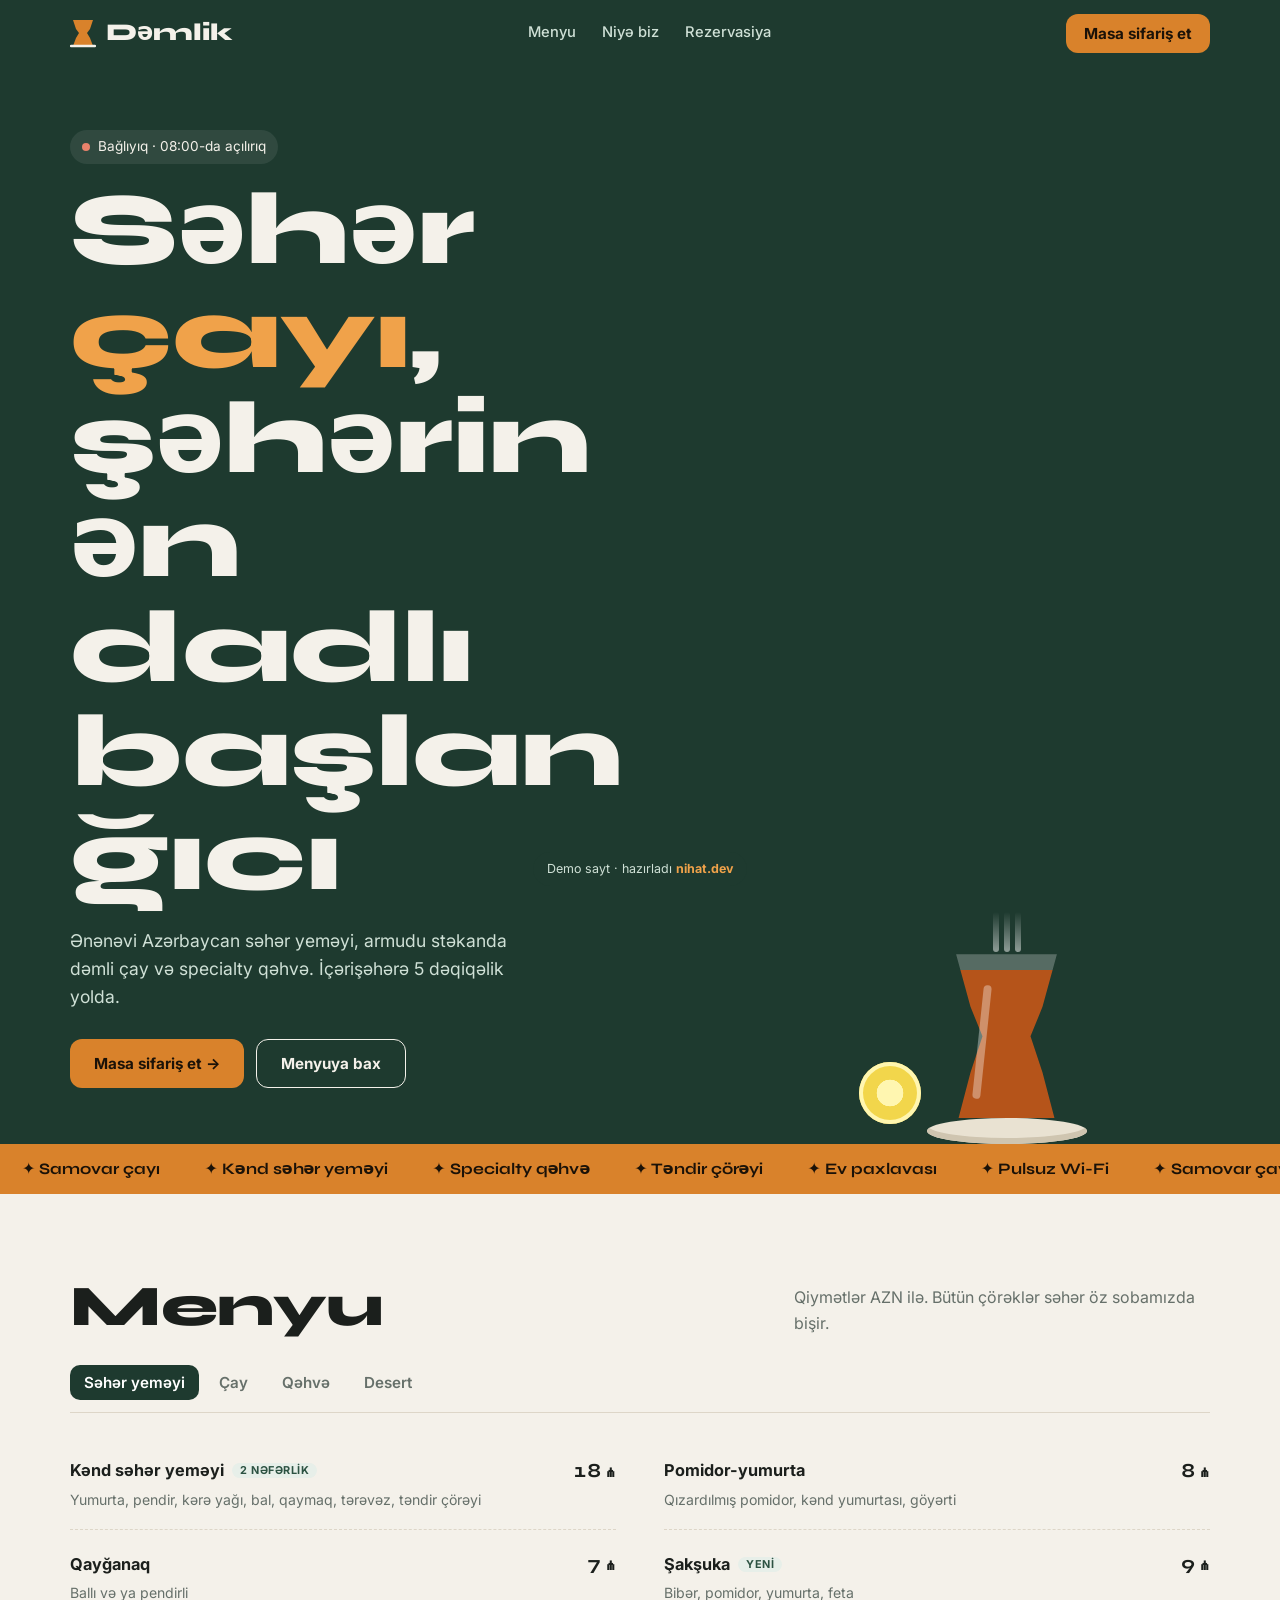
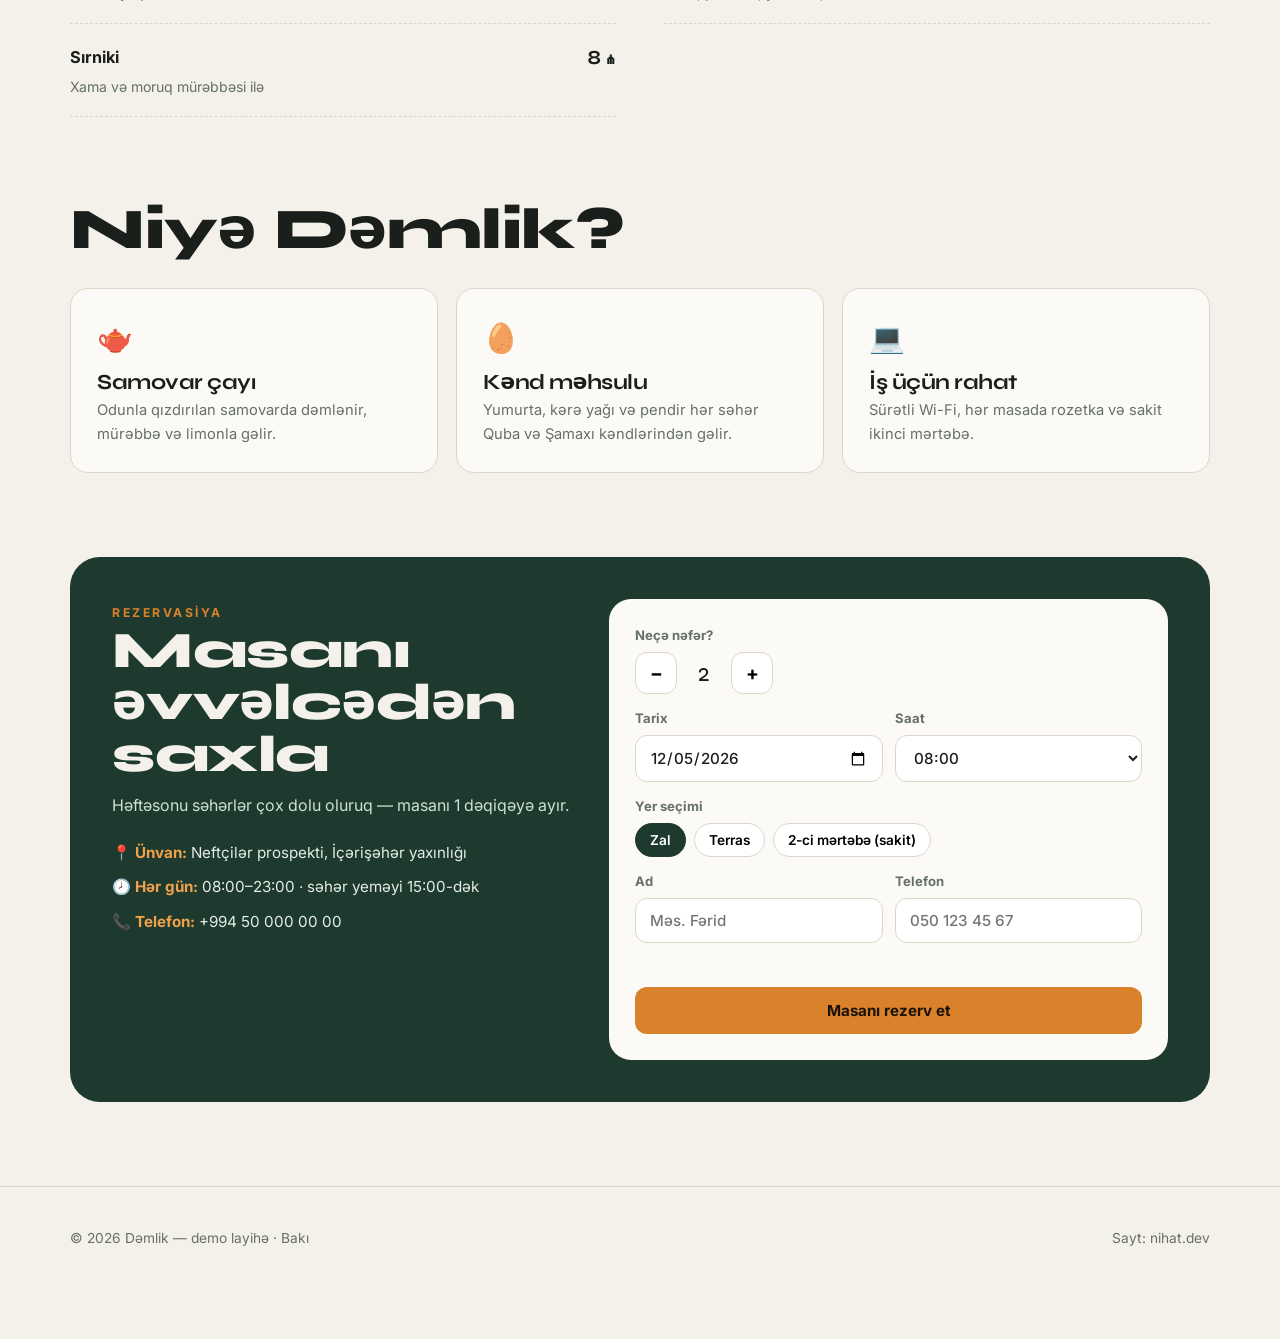
<file: demo/kafe/index.html>
<!DOCTYPE html>
<html lang="az">
<head>
<meta charset="UTF-8">
<meta name="viewport" content="width=device-width, initial-scale=1.0">
<title>Dəmlik — Səhər yeməyi və qəhvə, Bakı</title>
<meta name="description" content="Azərbaycan səhər yeməyi, specialty qəhvə və desertlər. Menyu və masa rezervasiyası.">
<link rel="preconnect" href="https://fonts.googleapis.com">
<link href="https://fonts.googleapis.com/css2?family=Syne:wght@600;700;800&family=Inter:wght@400;500;600;700&display=swap" rel="stylesheet">
<style>
/* Tünd yaşıl (çay yarpağı) + armudu stəkan qəhvəyi-narıncı + kağız. */
:root{
  --bg:#f4f1ea; --paper:#fbfaf6; --green:#1e3a2f; --green-2:#2c5242; --amber:#d9822b; --amber-2:#f0a24a;
  --ink:#1b1f1c; --muted:#66706a; --line:#ddd6c8;
  --display:'Syne', 'Segoe UI', system-ui, sans-serif; --body:'Inter', system-ui, sans-serif;
}
*{box-sizing:border-box;margin:0;padding:0}
html{scroll-behavior:smooth}
body{background:var(--bg);color:var(--ink);font-family:var(--body);line-height:1.6;-webkit-font-smoothing:antialiased}
a{color:inherit;text-decoration:none}
.wrap{width:min(1140px,100% - 32px);margin-inline:auto}
.wrap>*{min-width:0}
h1,h2,h3{font-family:var(--display);line-height:1.02;letter-spacing:-.5px;text-wrap:balance}
.eyebrow{font-size:.76rem;letter-spacing:2.5px;text-transform:uppercase;font-weight:700;color:var(--amber)}
:focus-visible{outline:2px solid var(--amber);outline-offset:3px;border-radius:8px}
.demo-pill{position:fixed;left:50%;transform:translateX(-50%);bottom:calc(14px + env(safe-area-inset-bottom,0px));z-index:60;background:var(--green);color:#cfe0d6;font-size:.78rem;padding:7px 14px;border-radius:999px;white-space:nowrap}
.demo-pill b{color:var(--amber-2)}

.nav{position:sticky;top:0;z-index:50;background:var(--green);color:#f4f1ea}
.nav .wrap{height:66px;display:flex;align-items:center;justify-content:space-between;gap:16px}
.logo{font-family:var(--display);font-weight:800;font-size:1.5rem;display:flex;align-items:center;gap:10px}
.logo svg{width:26px;height:30px}
.nav-links{display:flex;gap:26px;font-size:.92rem;color:#cfe0d6;font-weight:500}
.nav-links a:hover{color:#fff}
.btn{display:inline-flex;align-items:center;justify-content:center;gap:8px;border:0;cursor:pointer;font:700 .95rem var(--body);padding:14px 24px;border-radius:12px;transition:transform .15s,background .15s}
.btn:active{transform:scale(.97)}
.btn-amber{background:var(--amber);color:#1b1208}
.btn-amber:hover{background:var(--amber-2)}
.btn-line{background:transparent;border:1.5px solid currentColor}
.nav .btn{padding:10px 18px}

.hero{background:var(--green);color:#f4f1ea;padding:64px 0 0;overflow:hidden}
.hero .wrap{display:grid;grid-template-columns:1.1fr .9fr;gap:40px;align-items:end}
.hero h1{font-size:clamp(2.2rem,8vw,6.4rem);overflow-wrap:break-word;font-weight:800;margin:14px 0 18px}
.hero h1 span{color:var(--amber-2)}
.hero .lead{color:#cfe0d6;font-size:1.1rem;max-width:30rem}
.hero-cta{display:flex;gap:12px;flex-wrap:wrap;margin:28px 0 56px}
.open{display:inline-flex;align-items:center;gap:8px;background:rgba(255,255,255,.08);padding:6px 12px;border-radius:999px;font-size:.85rem}
.open i{width:8px;height:8px;border-radius:50%;background:#6fd18e}
.open.closed i{background:#e8826b}

/* armudu stəkan */
.glass-wrap{display:flex;justify-content:center;align-items:flex-end;gap:26px;padding-bottom:0}
.glass{width:120px;height:190px;position:relative}
.glass .body{position:absolute;inset:0 0 26px;clip-path:polygon(8% 0,92% 0,80% 32%,70% 50%,80% 72%,90% 100%,10% 100%,20% 72%,30% 50%,20% 32%);background:linear-gradient(180deg,rgba(255,255,255,.25) 0 10%,#b5541a 10% 100%)}
.glass .shine{position:absolute;left:26%;top:16%;width:8px;height:60%;border-radius:8px;background:rgba(255,255,255,.35);transform:rotate(6deg)}
.glass .saucer{position:absolute;left:-20px;right:-20px;bottom:0;height:26px;border-radius:50%;background:#e9e2d2;box-shadow:inset 0 -6px 0 #cfc5b0}
.steam{position:absolute;top:-58px;left:50%;width:36px;height:56px;transform:translateX(-50%)}
.steam span{position:absolute;bottom:0;width:6px;height:40px;border-radius:6px;background:linear-gradient(transparent,rgba(255,255,255,.5));animation:rise 3s ease-in-out infinite}
.steam span:nth-child(1){left:4px}.steam span:nth-child(2){left:15px;animation-delay:.8s}.steam span:nth-child(3){left:26px;animation-delay:1.6s}
@keyframes rise{0%{transform:translateY(10px) scaleY(.6);opacity:0}40%{opacity:1}100%{transform:translateY(-20px) scaleY(1.1);opacity:0}}
.lemon{width:62px;height:62px;border-radius:50%;background:radial-gradient(circle,#fff6b0 0 30%,#f2d64b 31% 84%,#e9c32a 85%);margin-bottom:20px;box-shadow:inset 0 0 0 4px #fff6b0}

.ticker{background:var(--amber);color:#1b1208;font-family:var(--display);font-weight:700;overflow:hidden;white-space:nowrap}
.ticker div{display:inline-block;padding:12px 0;animation:tick 30s linear infinite}
.ticker span{margin:0 22px}
@keyframes tick{to{transform:translateX(-50%)}}

section{padding:84px 0}
.sec-head{display:flex;justify-content:space-between;align-items:end;gap:20px;flex-wrap:wrap;margin-bottom:28px}
.sec-head h2{font-size:clamp(2.2rem,5vw,3.6rem);font-weight:800}
.sec-head p{color:var(--muted);max-width:26rem}
.mtabs{display:flex;gap:6px;flex-wrap:wrap;margin-bottom:24px;border-bottom:1px solid var(--line);padding-bottom:12px}
.mt{background:none;border:0;padding:8px 14px;border-radius:10px;font:600 .95rem var(--body);cursor:pointer;color:var(--muted)}
.mt[aria-selected="true"]{background:var(--green);color:#fff}
.menu{display:grid;grid-template-columns:1fr 1fr;gap:0 48px}
.dish{display:grid;grid-template-columns:1fr auto;gap:2px 14px;padding:18px 0;border-bottom:1px dashed var(--line)}
.dish h3{font-family:var(--body);font-weight:700;font-size:1.02rem;letter-spacing:0;display:flex;gap:8px;align-items:center;flex-wrap:wrap}
.dish .p{font-family:var(--display);font-weight:700;font-size:1.25rem;font-variant-numeric:tabular-nums}
.dish p{grid-column:1/-1;color:var(--muted);font-size:.88rem}
.lbl{font-size:.68rem;font-weight:700;padding:2px 8px;border-radius:999px;background:#e7efe9;color:var(--green-2);text-transform:uppercase;letter-spacing:.5px}
.lbl.hot{background:#fde6cf;color:#9a4e0a}

.features{display:grid;grid-template-columns:repeat(3,1fr);gap:18px}
.feat{background:var(--paper);border:1px solid var(--line);border-radius:18px;padding:26px}
.feat .ic{font-size:1.8rem}
.feat h3{font-size:1.35rem;margin:10px 0 6px}
.feat p{color:var(--muted);font-size:.92rem}

.reserve{background:var(--green);color:#f4f1ea;border-radius:30px;padding:42px;display:grid;grid-template-columns:.9fr 1.1fr;gap:40px}
.reserve h2{font-size:clamp(2rem,4.6vw,3.2rem);font-weight:800}
.reserve .lead{color:#cfe0d6;margin:12px 0 22px}
.info{list-style:none;display:grid;gap:10px;color:#e3ece6;font-size:.95rem}
.info b{color:var(--amber-2)}
form.rv{background:var(--paper);color:var(--ink);border-radius:22px;padding:26px;display:grid;gap:14px}
.field{display:grid;gap:6px}
.field label{font-size:.82rem;font-weight:700;color:var(--muted)}
.field input,.field select{border:1.5px solid var(--line);border-radius:12px;padding:12px 14px;font:500 .95rem var(--body);background:#fff;color:var(--ink);width:100%}
.field input:focus,.field select:focus{outline:none;border-color:var(--amber)}
.row2{display:grid;grid-template-columns:1fr 1fr;gap:12px}
.ppl{display:flex;align-items:center;gap:12px}
.ppl button{width:42px;height:42px;border-radius:12px;border:1.5px solid var(--line);background:#fff;font:700 1.2rem var(--body);cursor:pointer}
.ppl output{font-family:var(--display);font-size:1.6rem;min-width:2ch;text-align:center}
.err{color:#b23a1f;font-size:.85rem;min-height:1.2em;font-weight:600}
.zones{display:flex;gap:8px;flex-wrap:wrap}
.zone{border:1.5px solid var(--line);background:#fff;padding:8px 14px;border-radius:999px;font:600 .85rem var(--body);cursor:pointer}
.zone[aria-pressed="true"]{background:var(--green);color:#fff;border-color:var(--green)}

footer.site{padding:40px 0 90px;color:var(--muted);font-size:.86rem;border-top:1px solid var(--line)}
footer.site .wrap{display:flex;justify-content:space-between;gap:12px;flex-wrap:wrap}
.modal{position:fixed;inset:0;z-index:80;background:rgba(30,58,47,.6);display:grid;place-items:center;padding:16px}
.modal[hidden]{display:none}
.modal-box{background:var(--paper);border-radius:22px;padding:28px;max-width:440px;width:100%;animation:pop .25s ease}
@keyframes pop{from{transform:scale(.95);opacity:0}}
.modal-box h3{font-size:1.7rem}
.modal-box pre{white-space:pre-wrap;font:500 .9rem var(--body);background:var(--bg);border-radius:12px;padding:14px;margin:14px 0}
.note{color:var(--muted);font-size:.85rem}
@media (prefers-reduced-motion:reduce){*{animation:none!important;transition:none!important}}
@media (max-width:900px){
  .nav-links{display:none}
  .hero .wrap,.reserve{grid-template-columns:1fr}
  .menu{grid-template-columns:1fr}
  .features{grid-template-columns:1fr}
  .reserve{padding:26px}
  section{padding:60px 0}
  .hero-cta{margin-bottom:30px}
}
@media (max-width:480px){.row2{grid-template-columns:1fr}.nav .btn{display:none}}
</style>
</head>
<body>
<div class="demo-pill">Demo sayt · hazırladı <b>nihat.dev</b></div>

<header class="nav"><div class="wrap">
  <a href="#" class="logo"><svg viewBox="0 0 26 30" aria-hidden="true"><path d="M3 2h20l-3 9-3 4 3 5 3 8H3l3-8 3-5-3-4z" fill="#d9822b"/><path d="M1 28h24" stroke="#f4f1ea" stroke-width="2.5" stroke-linecap="round"/></svg>Dəmlik</a>
  <nav class="nav-links"><a href="#menyu">Menyu</a><a href="#niye">Niyə biz</a><a href="#rezerv">Rezervasiya</a></nav>
  <a href="#rezerv" class="btn btn-amber">Masa sifariş et</a>
</div></header>

<section class="hero"><div class="wrap">
  <div>
    <span class="open" id="open"><i></i><span id="openT">Açığıq</span></span>
    <h1>Səhər <span>çayı</span>, şəhərin ən dadlı başlanğıcı</h1>
    <p class="lead">Ənənəvi Azərbaycan səhər yeməyi, armudu stəkanda dəmli çay və specialty qəhvə. İçərişəhərə 5 dəqiqəlik yolda.</p>
    <div class="hero-cta"><a href="#rezerv" class="btn btn-amber">Masa sifariş et →</a><a href="#menyu" class="btn btn-line">Menyuya bax</a></div>
  </div>
  <div class="glass-wrap" aria-hidden="true">
    <div class="lemon"></div>
    <div class="glass"><div class="steam"><span></span><span></span><span></span></div><div class="body"></div><div class="shine"></div><div class="saucer"></div></div>
  </div>
</div></section>
<div class="ticker" aria-hidden="true"><div id="tick"></div></div>

<section id="menyu"><div class="wrap">
  <div class="sec-head"><h2>Menyu</h2><p>Qiymətlər AZN ilə. Bütün çörəklər səhər öz sobamızda bişir.</p></div>
  <div class="mtabs" role="tablist" id="mtabs"></div>
  <div class="menu" id="menu"></div>
</div></section>

<section id="niye" style="padding-top:0"><div class="wrap">
  <div class="sec-head"><h2>Niyə Dəmlik?</h2></div>
  <div class="features">
    <div class="feat"><div class="ic">🫖</div><h3>Samovar çayı</h3><p>Odunla qızdırılan samovarda dəmlənir, mürəbbə və limonla gəlir.</p></div>
    <div class="feat"><div class="ic">🥚</div><h3>Kənd məhsulu</h3><p>Yumurta, kərə yağı və pendir hər səhər Quba və Şamaxı kəndlərindən gəlir.</p></div>
    <div class="feat"><div class="ic">💻</div><h3>İş üçün rahat</h3><p>Sürətli Wi-Fi, hər masada rozetka və sakit ikinci mərtəbə.</p></div>
  </div>
</div></section>

<section id="rezerv" style="padding-top:0"><div class="wrap">
  <div class="reserve">
    <div>
      <span class="eyebrow">Rezervasiya</span>
      <h2>Masanı əvvəlcədən saxla</h2>
      <p class="lead">Həftəsonu səhərlər çox dolu oluruq — masanı 1 dəqiqəyə ayır.</p>
      <ul class="info">
        <li>📍 <b>Ünvan:</b> Neftçilər prospekti, İçərişəhər yaxınlığı</li>
        <li>🕗 <b>Hər gün:</b> 08:00–23:00 · səhər yeməyi 15:00-dək</li>
        <li>📞 <b>Telefon:</b> +994 50 000 00 00</li>
      </ul>
    </div>
    <form class="rv" id="rv" novalidate>
      <div class="field"><label>Neçə nəfər?</label><div class="ppl"><button type="button" id="minus" aria-label="Azalt">−</button><output id="cnt">2</output><button type="button" id="plus" aria-label="Artır">+</button></div></div>
      <div class="row2">
        <div class="field"><label for="d">Tarix</label><input type="date" id="d"></div>
        <div class="field"><label for="t">Saat</label><select id="t"></select></div>
      </div>
      <div class="field"><label>Yer seçimi</label><div class="zones" id="zones"></div></div>
      <div class="row2">
        <div class="field"><label for="nm">Ad</label><input id="nm" autocomplete="name" placeholder="Məs. Fərid"></div>
        <div class="field"><label for="ph">Telefon</label><input id="ph" type="tel" autocomplete="tel" placeholder="050 123 45 67"></div>
      </div>
      <div class="err" id="err" role="alert"></div>
      <button class="btn btn-amber" type="submit">Masanı rezerv et</button>
    </form>
  </div>
</div></section>

<footer class="site"><div class="wrap"><span>© 2026 Dəmlik — demo layihə · Bakı</span><span>Sayt: nihat.dev</span></div></footer>

<div class="modal" id="modal" hidden role="dialog" aria-modal="true" aria-labelledby="mtl">
  <div class="modal-box"><h3 id="mtl">Masa rezerv olundu ☕</h3>
    <p class="note">Real saytda bu rezervasiya avtomatik olaraq kafenin WhatsApp-ına göndərilir:</p>
    <pre id="mx"></pre><p class="note">Bu demo saytdır — mesaj heç yerə göndərilmədi.</p>
    <div style="margin-top:16px"><button class="btn btn-amber" id="mc" type="button">Bağla</button></div>
  </div>
</div>

<script>
const M={
 'Səhər yeməyi':[['Kənd səhər yeməyi','Yumurta, pendir, kərə yağı, bal, qaymaq, tərəvəz, təndir çörəyi',18,'2 nəfərlik'],['Pomidor-yumurta','Qızardılmış pomidor, kənd yumurtası, göyərti',8],['Qayğanaq','Ballı və ya pendirli',7],['Şakşuka','Bibər, pomidor, yumurta, feta',9,'yeni'],['Sırniki','Xama və moruq mürəbbəsi ilə',8]],
 'Çay':[['Samovar çayı (dəmlik)','Limon, mürəbbə və şəkər ilə — 2-3 nəfər',10,'populyar'],['Kəklikotu çayı','Dağ kəklikotu ilə',6],['Zəncəfil-limon','İsti, ballı',6],['Armudu stəkan çay','Tək stəkan',2]],
 'Qəhvə':[['Espresso','Etiopiya Yirgacheffe',4],['Flat white','İkiqat ristretto, süd',6],['Raf qəhvəsi','Vanil, qaymaq',7,'populyar'],['Matcha latte','Yaponiya matçası',8]],
 'Desert':[['Paxlava','Ev üsulu, qoz və bal',5],['Şəkərbura','Bayram dadı, il boyu',4],['San Sebastian','Yanmış çizkeyk',8,'yeni'],['Mürəbbə dəsti','Ağ gilas, əncir, qoz',6]]
};
const keys=Object.keys(M),mt=document.getElementById('mtabs'),mn=document.getElementById('menu');
mt.innerHTML=keys.map((k,i)=>`<button class="mt" role="tab" aria-selected="${i===0}" data-k="${k}">${k}</button>`).join('');
const show=k=>mn.innerHTML=M[k].map(([n,d,p,l])=>`<div class="dish"><h3>${n}${l?` <span class="lbl ${l==='populyar'?'hot':''}">${l}</span>`:''}</h3><span class="p">${p} ₼</span><p>${d}</p></div>`).join('');
mt.onclick=e=>{const b=e.target.closest('.mt');if(!b)return;mt.querySelectorAll('.mt').forEach(x=>x.setAttribute('aria-selected',x===b));show(b.dataset.k)};
show(keys[0]);
const words=['Samovar çayı','Kənd səhər yeməyi','Specialty qəhvə','Təndir çörəyi','Ev paxlavası','Pulsuz Wi-Fi'];
document.getElementById('tick').innerHTML=[...words,...words].map(w=>`<span>✦ ${w}</span>`).join('');

// open status
const now=new Date(),mins=now.getHours()*60+now.getMinutes(),op=mins>=480&&mins<1380;
const o=document.getElementById('open');document.getElementById('openT').textContent=op?'İndi açığıq · 23:00-dək':'Bağlıyıq · 08:00-da açılırıq';if(!op)o.classList.add('closed');

// reservation
let ppl=2;const cnt=document.getElementById('cnt');
document.getElementById('minus').onclick=()=>{ppl=Math.max(1,ppl-1);cnt.textContent=ppl};
document.getElementById('plus').onclick=()=>{ppl=Math.min(12,ppl+1);cnt.textContent=ppl};
const d=document.getElementById('d'),t=document.getElementById('t');const iso=x=>`${x.getFullYear()}-${String(x.getMonth()+1).padStart(2,'0')}-${String(x.getDate()).padStart(2,'0')}`;
d.min=iso(now);d.value=iso(now);
const fillT=()=>{t.innerHTML='';const isToday=d.value===iso(now);for(let h=8;h<23;h++)for(const m of[0,30]){if(isToday&&h*60+m<=mins+30)continue;t.innerHTML+=`<option>${String(h).padStart(2,'0')}:${m?'30':'00'}</option>`}
  if(!t.options.length)t.innerHTML='<option value="">Bu gün boş vaxt yoxdur — sabahı seçin</option>'};
d.onchange=fillT;fillT();
const zn=['Zal','Terras','2-ci mərtəbə (sakit)'];let zone=zn[0];const zEl=document.getElementById('zones');
zEl.innerHTML=zn.map((z,i)=>`<button type="button" class="zone" aria-pressed="${i===0}">${z}</button>`).join('');
zEl.onclick=e=>{const b=e.target.closest('.zone');if(!b)return;zEl.querySelectorAll('.zone').forEach(x=>x.setAttribute('aria-pressed',x===b));zone=b.textContent};
document.getElementById('rv').addEventListener('submit',e=>{e.preventDefault();const err=document.getElementById('err');
  const nm=document.getElementById('nm').value.trim(),ph=document.getElementById('ph').value.trim();
  if(!t.value){err.textContent='Uyğun saat seçin.';return}
  if(!nm){err.textContent='Adınızı yazın.';return}
  if(ph.replace(/\D/g,'').length<9){err.textContent='Telefon nömrəsini tam yazın.';return}
  err.textContent='';const dd=new Date(d.value);
  document.getElementById('mx').textContent=`Yeni rezervasiya:\n👥 ${ppl} nəfər · ${zone}\n📅 ${dd.getDate()}.${String(dd.getMonth()+1).padStart(2,'0')}, ${t.value}\n👤 ${nm} — ${ph}`;
  document.getElementById('modal').hidden=false;document.getElementById('mc').focus()});
const close=()=>document.getElementById('modal').hidden=true;
document.getElementById('mc').onclick=close;
document.getElementById('modal').addEventListener('click',e=>{if(e.target.id==='modal')close()});
document.addEventListener('keydown',e=>{if(e.key==='Escape')close()});
</script>
</body>
</html>
</file>
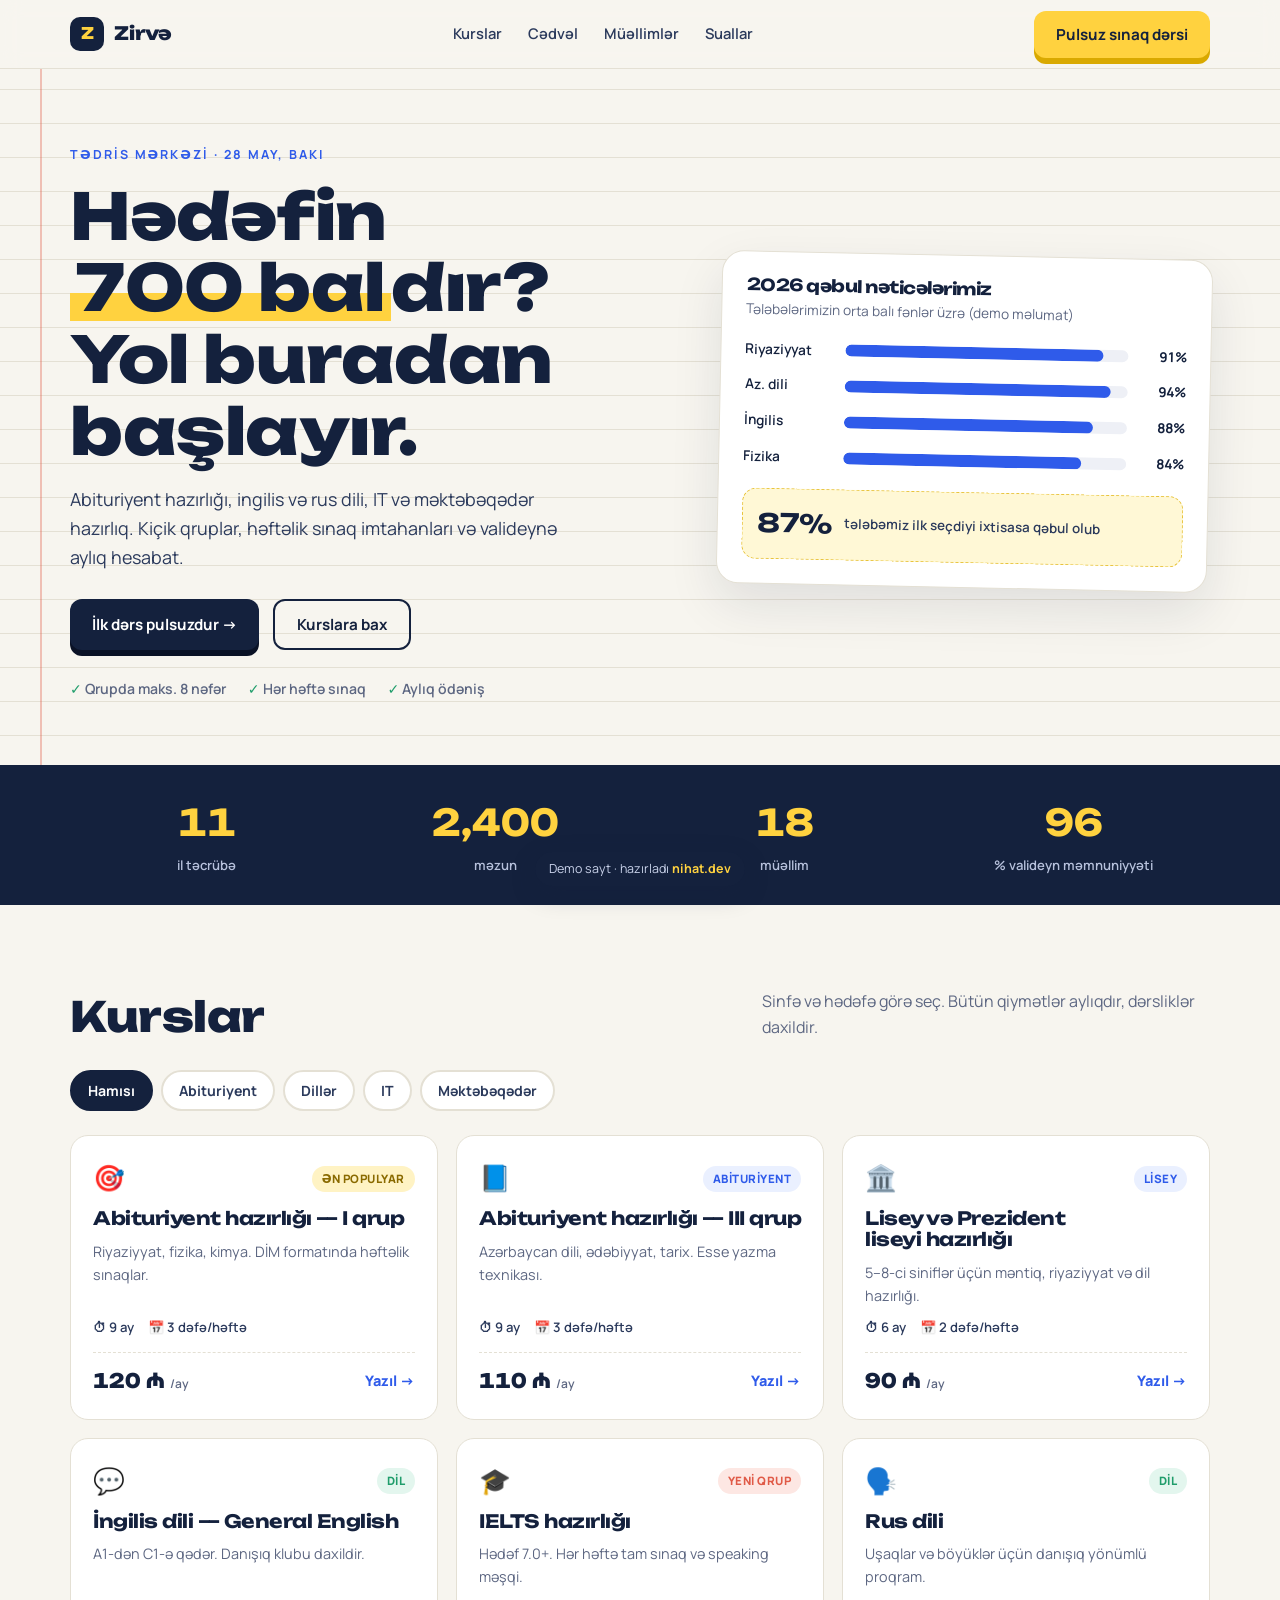
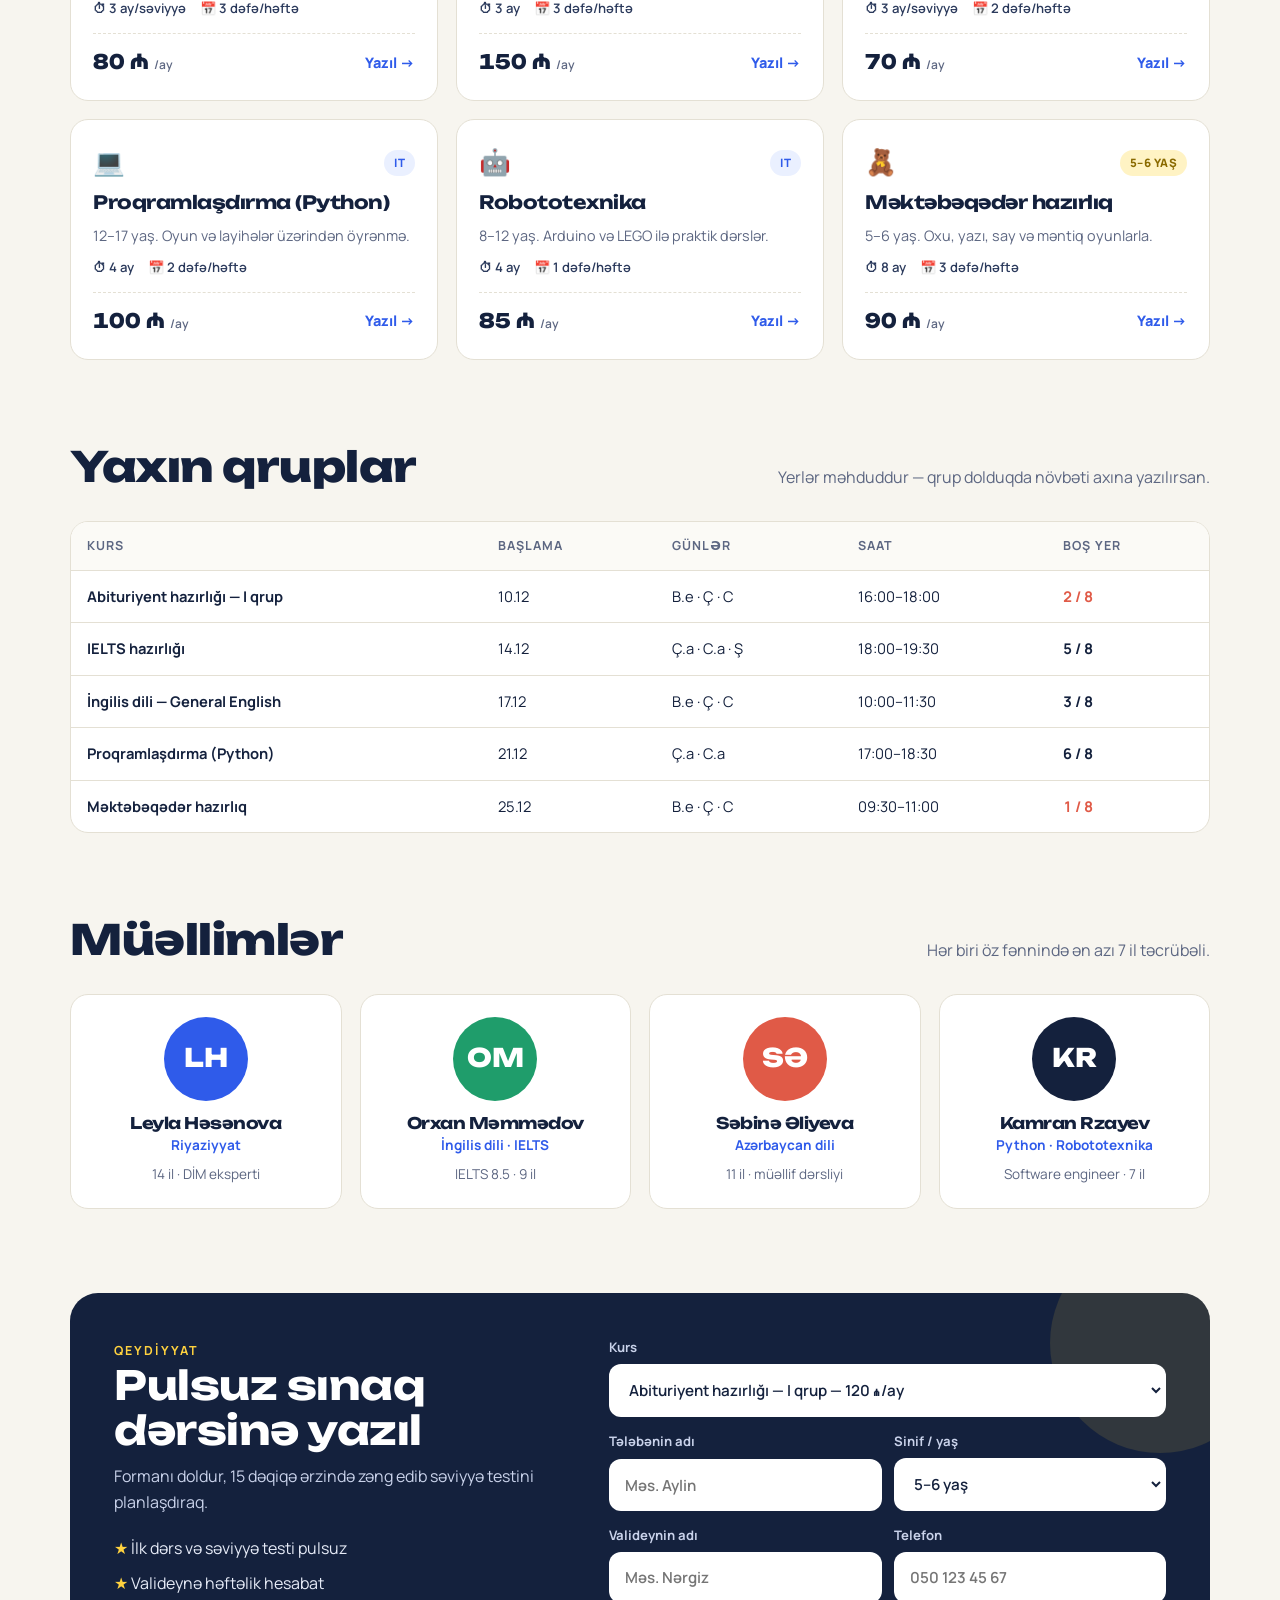
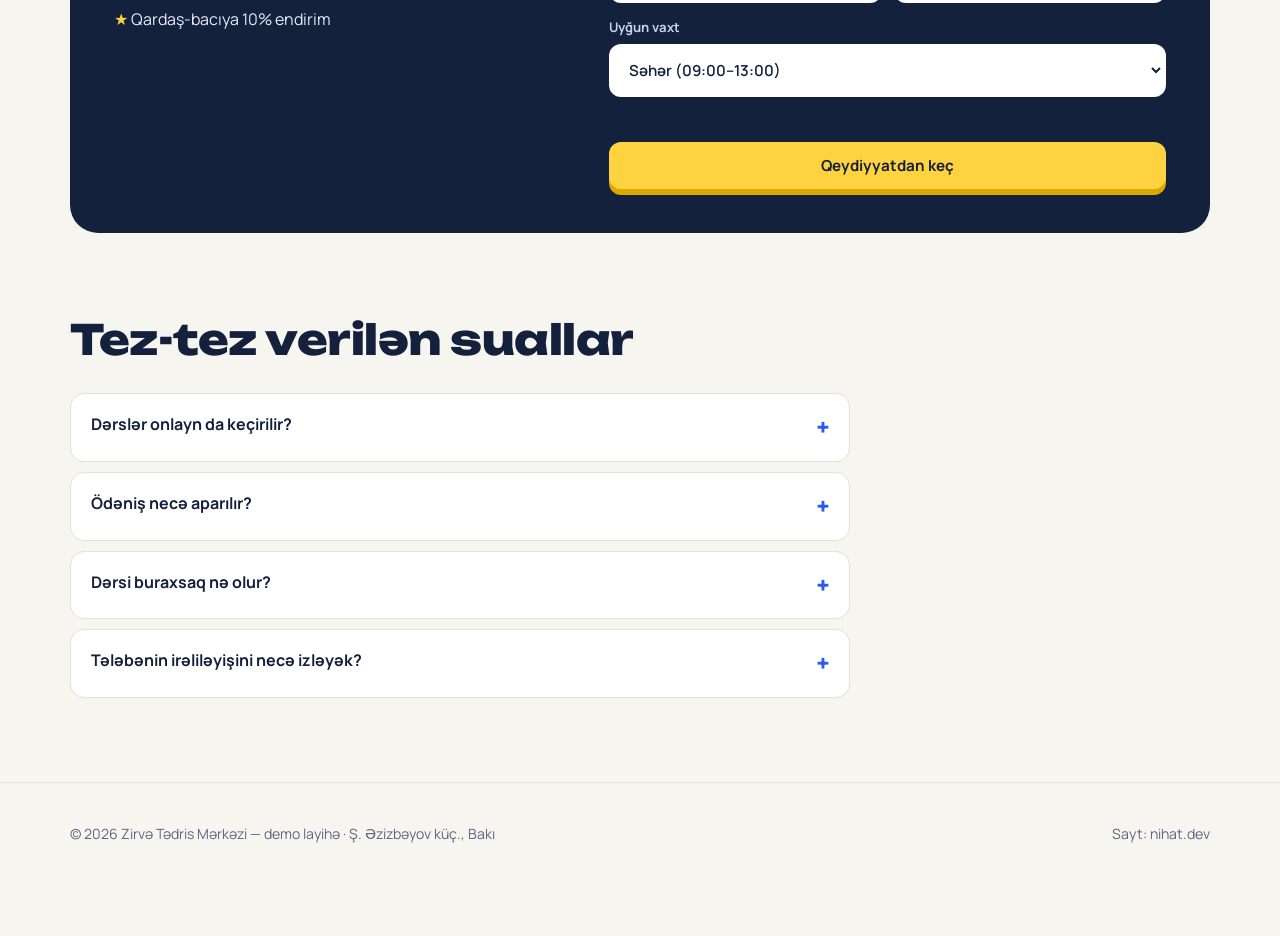
<file: demo/kurs/index.html>
<!DOCTYPE html>
<html lang="az">
<head>
<meta charset="UTF-8">
<meta name="viewport" content="width=device-width, initial-scale=1.0">
<title>Zirvə Tədris Mərkəzi — Bakı</title>
<meta name="description" content="Abituriyent hazırlığı, xarici dillər, IT və məktəbəqədər hazırlıq. Pulsuz sınaq dərsinə yazıl.">
<link rel="preconnect" href="https://fonts.googleapis.com">
<link href="https://fonts.googleapis.com/css2?family=Unbounded:wght@500;700;800&family=Manrope:wght@400;500;600;700&display=swap" rel="stylesheet">
<style>
/* Mürəkkəb göyü + sarı marker. Dəftər vərəqi motivi. */
:root{
  --bg:#f7f5ef; --paper:#ffffff; --ink:#14213d; --ink-2:#2b3a5c; --muted:#5d6782;
  --line:#e4e0d4; --marker:#ffd23f; --blue:#2f5bea; --green:#1f9d6b; --red:#e05a47;
  --display:'Unbounded', 'Segoe UI', system-ui, sans-serif;
  --body:'Manrope', system-ui, -apple-system, sans-serif;
  --r:18px;
}
*{box-sizing:border-box;margin:0;padding:0}
html{scroll-behavior:smooth}
body{background:var(--bg);color:var(--ink);font-family:var(--body);line-height:1.6;-webkit-font-smoothing:antialiased}
a{color:inherit;text-decoration:none}
.wrap{width:min(1140px,100% - 32px);margin-inline:auto}
h1,h2,h3{font-family:var(--display);line-height:1.12;text-wrap:balance;letter-spacing:-.5px}
.mark{white-space:nowrap;background:linear-gradient(transparent 58%,var(--marker) 58% 92%,transparent 92%);padding:0 .1em}
.eyebrow{display:inline-block;font-size:.78rem;letter-spacing:2px;text-transform:uppercase;font-weight:700;color:var(--blue)}
:focus-visible{outline:3px solid var(--blue);outline-offset:3px;border-radius:8px}

.demo-pill{position:fixed;left:50%;transform:translateX(-50%);bottom:calc(14px + env(safe-area-inset-bottom,0px));z-index:60;
  background:var(--ink);color:#c9d2ea;font-size:.78rem;padding:7px 14px;border-radius:999px;white-space:nowrap;box-shadow:0 8px 24px rgba(20,33,61,.25)}
.demo-pill b{color:var(--marker)}

.nav{position:sticky;top:0;z-index:50;background:rgba(247,245,239,.88);backdrop-filter:blur(10px);border-bottom:1px solid var(--line)}
.nav .wrap{height:68px;display:flex;align-items:center;justify-content:space-between;gap:16px}
.logo{display:flex;align-items:center;gap:10px;font-family:var(--display);font-weight:800;font-size:1.15rem}
.logo i{width:34px;height:34px;border-radius:10px;background:var(--ink);display:grid;place-items:center;color:var(--marker);font-style:normal;font-size:1rem}
.nav-links{display:flex;gap:26px;font-weight:600;font-size:.92rem;color:var(--ink-2)}
.nav-links a:hover{color:var(--blue)}
.btn{display:inline-flex;align-items:center;justify-content:center;gap:8px;border:0;cursor:pointer;font:700 .95rem var(--body);
  padding:13px 22px;border-radius:12px;transition:transform .15s,box-shadow .15s,background .15s}
.btn:active{transform:scale(.97)}
.btn-ink{background:var(--ink);color:#fff;box-shadow:0 6px 0 #0a1226}
.btn-ink:hover{transform:translateY(-1px)}
.btn-ink:active{box-shadow:0 2px 0 #0a1226;transform:translateY(3px)}
.btn-yellow{background:var(--marker);color:var(--ink);box-shadow:0 6px 0 #d9a900}
.btn-yellow:active{box-shadow:0 2px 0 #d9a900;transform:translateY(3px)}
.btn-ghost{background:transparent;border:2px solid var(--ink);color:var(--ink)}

/* hero */
.hero{padding:72px 0 64px;position:relative;overflow:hidden;
  background-image:linear-gradient(var(--line) 1px,transparent 1px);background-size:100% 34px;background-position:0 20px}
.hero::before{content:"";position:absolute;top:0;bottom:0;left:max(16px,calc(50% - 600px));width:2px;background:rgba(224,90,71,.35)}
.hero .wrap{position:relative;display:grid;grid-template-columns:1.1fr .9fr;gap:48px;align-items:center}
.hero h1{font-size:clamp(2.2rem,5.6vw,4rem);font-weight:800;margin:14px 0 18px}
.hero .lead{font-size:1.12rem;color:var(--ink-2);max-width:32rem}
.hero-cta{display:flex;gap:14px;flex-wrap:wrap;margin-top:28px}
.trust{display:flex;gap:22px;flex-wrap:wrap;margin-top:28px;font-size:.88rem;color:var(--muted);font-weight:600}
.trust span::before{content:"✓ ";color:var(--green);font-weight:800}

.score-card{background:var(--paper);border:1px solid var(--line);border-radius:22px;padding:24px;box-shadow:0 20px 50px rgba(20,33,61,.1);transform:rotate(1.2deg)}
.score-card h3{font-size:1.05rem;margin-bottom:4px}
.score-card .sub{color:var(--muted);font-size:.85rem;margin-bottom:18px}
.bars{display:grid;gap:14px}
.bar{display:grid;grid-template-columns:90px 1fr 48px;gap:10px;align-items:center;font-size:.85rem;font-weight:600}
.bar .track{height:12px;background:#eef0f6;border-radius:99px;overflow:hidden}
.bar .fill{height:100%;border-radius:99px;background:var(--blue);width:0;transition:width 1.2s cubic-bezier(.2,.8,.2,1)}
.bar b{font-variant-numeric:tabular-nums;text-align:right}
.stamp{margin-top:20px;display:flex;align-items:center;gap:12px;padding:14px;border-radius:14px;background:#fff8d6;border:1px dashed #e8c33b}
.stamp b{font-family:var(--display);font-size:1.6rem}
.stamp small{color:var(--ink-2);font-weight:600}

/* stats strip */
.strip{background:var(--ink);color:#fff}
.strip .wrap{display:grid;grid-template-columns:repeat(4,1fr);gap:16px;padding:28px 0}
.strip div{text-align:center}
.strip b{display:block;font-family:var(--display);font-size:clamp(1.6rem,3.5vw,2.3rem);color:var(--marker);font-variant-numeric:tabular-nums}
.strip small{color:#b7c1dc;font-size:.82rem;font-weight:600}

section{padding:84px 0}
.sec-head{display:flex;justify-content:space-between;align-items:end;gap:20px;margin-bottom:30px;flex-wrap:wrap}
.sec-head h2{font-size:clamp(1.7rem,4vw,2.6rem);font-weight:800}
.sec-head p{color:var(--muted);max-width:28rem}

/* course filter */
.tabs{display:flex;gap:8px;flex-wrap:wrap;margin-bottom:24px}
.tab{border:2px solid var(--line);background:var(--paper);padding:9px 16px;border-radius:999px;font:700 .88rem var(--body);cursor:pointer;color:var(--ink-2)}
.tab[aria-selected="true"]{background:var(--ink);border-color:var(--ink);color:#fff}
.courses{display:grid;grid-template-columns:repeat(3,1fr);gap:18px}
.course{background:var(--paper);border:1px solid var(--line);border-radius:var(--r);padding:22px;display:flex;flex-direction:column;gap:10px;transition:transform .2s,box-shadow .2s}
.course:hover{transform:translateY(-4px);box-shadow:0 14px 30px rgba(20,33,61,.08)}
.course .top{display:flex;justify-content:space-between;align-items:center}
.badge{font-size:.72rem;font-weight:800;padding:4px 10px;border-radius:999px;background:#eaf0ff;color:var(--blue);text-transform:uppercase;letter-spacing:.5px}
.badge.g{background:#e3f6ee;color:var(--green)}.badge.y{background:#fff3c4;color:#8a6a00}.badge.r{background:#fde7e3;color:var(--red)}
.emoji{font-size:1.6rem}
.course h3{font-size:1.15rem}
.course p{color:var(--muted);font-size:.9rem;flex:1}
.meta{display:flex;gap:14px;font-size:.82rem;color:var(--ink-2);font-weight:600;flex-wrap:wrap}
.course .foot{display:flex;justify-content:space-between;align-items:center;padding-top:12px;border-top:1px dashed var(--line);margin-top:4px}
.price{font-family:var(--display);font-weight:800;font-size:1.25rem;font-variant-numeric:tabular-nums}
.price small{font-family:var(--body);font-size:.75rem;color:var(--muted);font-weight:600}
.link-btn{background:none;border:0;color:var(--blue);font:800 .9rem var(--body);cursor:pointer}

/* schedule */
.table-wrap{overflow-x:auto;background:var(--paper);border:1px solid var(--line);border-radius:var(--r)}
table{width:100%;border-collapse:collapse;min-width:640px;font-size:.92rem}
th,td{padding:14px 16px;text-align:left;border-bottom:1px solid var(--line)}
th{font-size:.78rem;text-transform:uppercase;letter-spacing:1px;color:var(--muted);background:#fbfaf6}
td:first-child{font-weight:700}
tr:last-child td{border-bottom:0}
.seats{font-weight:700;font-variant-numeric:tabular-nums}
.seats.low{color:var(--red)}

/* teachers */
.teachers{display:grid;grid-template-columns:repeat(4,1fr);gap:18px}
.teacher{background:var(--paper);border:1px solid var(--line);border-radius:var(--r);padding:22px;text-align:center}
.ph{width:84px;height:84px;margin:0 auto 14px;border-radius:50%;display:grid;place-items:center;font-family:var(--display);font-weight:800;font-size:1.6rem;color:#fff}
.teacher h3{font-size:1rem}
.teacher .subj{color:var(--blue);font-weight:700;font-size:.85rem;margin-top:2px}
.teacher p{color:var(--muted);font-size:.85rem;margin-top:8px}

/* register */
.register{background:var(--ink);color:#fff;border-radius:28px;padding:44px;display:grid;grid-template-columns:.9fr 1.1fr;gap:40px;position:relative;overflow:hidden}
.register::after{content:"";position:absolute;right:-60px;top:-60px;width:220px;height:220px;border-radius:50%;background:var(--marker);opacity:.12}
.register h2{font-size:clamp(1.7rem,4vw,2.5rem)}
.register .lead{color:#c9d2ea;margin-top:12px}
.perks{list-style:none;margin-top:20px;display:grid;gap:10px;color:#e6ebf7}
.perks li::before{content:"★ ";color:var(--marker)}
form.reg{display:grid;gap:14px;position:relative;z-index:1}
.field{display:grid;gap:6px}
.field label{font-size:.82rem;font-weight:700;color:#c9d2ea}
.field input,.field select{border:2px solid transparent;border-radius:12px;padding:13px 14px;font:600 .95rem var(--body);background:#fff;color:var(--ink);width:100%}
.field input:focus,.field select:focus{outline:none;border-color:var(--marker)}
.row2{display:grid;grid-template-columns:1fr 1fr;gap:12px}
.err{color:#ffb4a6;font-size:.85rem;min-height:1.2em;font-weight:600}

/* faq */
.faq{display:grid;gap:10px;max-width:780px}
details{background:var(--paper);border:1px solid var(--line);border-radius:14px;padding:4px 20px}
summary{cursor:pointer;font-weight:700;padding:14px 0;list-style:none;display:flex;justify-content:space-between;gap:12px}
summary::-webkit-details-marker{display:none}
summary::after{content:"+";font-family:var(--display);font-size:1.2rem;color:var(--blue);transition:transform .2s}
details[open] summary::after{transform:rotate(45deg)}
details p{color:var(--muted);padding-bottom:16px}

footer.site{padding:40px 0 90px;border-top:1px solid var(--line);color:var(--muted);font-size:.88rem}
footer.site .wrap{display:flex;justify-content:space-between;gap:16px;flex-wrap:wrap}

.modal{position:fixed;inset:0;z-index:80;background:rgba(20,33,61,.55);display:grid;place-items:center;padding:16px}
.modal[hidden]{display:none}
.modal-box{background:var(--paper);border-radius:22px;padding:28px;max-width:440px;width:100%;animation:pop .25s ease}
@keyframes pop{from{transform:scale(.95);opacity:0}}
.modal-box h3{font-size:1.4rem}
.modal-box pre{white-space:pre-wrap;font:600 .9rem var(--body);background:var(--bg);border:1px solid var(--line);border-radius:12px;padding:14px;margin:14px 0}
.note{color:var(--muted);font-size:.85rem}

@media (prefers-reduced-motion:reduce){*{animation:none!important;transition:none!important}}
@media (max-width:900px){
  .nav-links{display:none}
  .hero .wrap,.register{grid-template-columns:1fr}
  .score-card{transform:none}
  .courses{grid-template-columns:1fr 1fr}
  .teachers{grid-template-columns:1fr 1fr}
  .strip .wrap{grid-template-columns:1fr 1fr}
  .register{padding:28px}
  section{padding:60px 0}
}
@media (max-width:600px){.courses{grid-template-columns:1fr}.row2{grid-template-columns:1fr}.nav .btn{display:none}.hero{padding:48px 0}}
</style>
</head>
<body>

<div class="demo-pill">Demo sayt · hazırladı <b>nihat.dev</b></div>

<header class="nav">
  <div class="wrap">
    <a href="#" class="logo"><i>Z</i>Zirvə</a>
    <nav class="nav-links"><a href="#kurslar">Kurslar</a><a href="#cedvel">Cədvəl</a><a href="#muellimler">Müəllimlər</a><a href="#suallar">Suallar</a></nav>
    <a href="#qeydiyyat" class="btn btn-yellow">Pulsuz sınaq dərsi</a>
  </div>
</header>

<section class="hero">
  <div class="wrap">
    <div>
      <span class="eyebrow">Tədris mərkəzi · 28 May, Bakı</span>
      <h1>Hədəfin <span class="mark">700 bal</span>dır? Yol buradan başlayır.</h1>
      <p class="lead">Abituriyent hazırlığı, ingilis və rus dili, IT və məktəbəqədər hazırlıq. Kiçik qruplar, həftəlik sınaq imtahanları və valideynə aylıq hesabat.</p>
      <div class="hero-cta">
        <a href="#qeydiyyat" class="btn btn-ink">İlk dərs pulsuzdur →</a>
        <a href="#kurslar" class="btn btn-ghost">Kurslara bax</a>
      </div>
      <div class="trust"><span>Qrupda maks. 8 nəfər</span><span>Hər həftə sınaq</span><span>Aylıq ödəniş</span></div>
    </div>
    <aside class="score-card">
      <h3>2026 qəbul nəticələrimiz</h3>
      <div class="sub">Tələbələrimizin orta balı fənlər üzrə (demo məlumat)</div>
      <div class="bars" id="bars"></div>
      <div class="stamp"><b>87%</b><small>tələbəmiz ilk seçdiyi ixtisasa qəbul olub</small></div>
    </aside>
  </div>
</section>

<div class="strip"><div class="wrap">
  <div><b data-count="11">0</b><small>il təcrübə</small></div>
  <div><b data-count="2400">0</b><small>məzun</small></div>
  <div><b data-count="18">0</b><small>müəllim</small></div>
  <div><b data-count="96">0</b><small>% valideyn məmnuniyyəti</small></div>
</div></div>

<section id="kurslar">
  <div class="wrap">
    <div class="sec-head"><h2>Kurslar</h2><p>Sinfə və hədəfə görə seç. Bütün qiymətlər aylıqdır, dərsliklər daxildir.</p></div>
    <div class="tabs" role="tablist" id="tabs"></div>
    <div class="courses" id="courses"></div>
  </div>
</section>

<section id="cedvel" style="padding-top:0">
  <div class="wrap">
    <div class="sec-head"><h2>Yaxın qruplar</h2><p>Yerlər məhduddur — qrup dolduqda növbəti axına yazılırsan.</p></div>
    <div class="table-wrap"><table>
      <thead><tr><th>Kurs</th><th>Başlama</th><th>Günlər</th><th>Saat</th><th>Boş yer</th></tr></thead>
      <tbody id="sched"></tbody>
    </table></div>
  </div>
</section>

<section id="muellimler" style="padding-top:0">
  <div class="wrap">
    <div class="sec-head"><h2>Müəllimlər</h2><p>Hər biri öz fənnində ən azı 7 il təcrübəli.</p></div>
    <div class="teachers" id="teachers"></div>
  </div>
</section>

<section id="qeydiyyat" style="padding-top:0">
  <div class="wrap">
    <div class="register">
      <div>
        <span class="eyebrow" style="color:var(--marker)">Qeydiyyat</span>
        <h2>Pulsuz sınaq dərsinə yazıl</h2>
        <p class="lead">Formanı doldur, 15 dəqiqə ərzində zəng edib səviyyə testini planlaşdıraq.</p>
        <ul class="perks"><li>İlk dərs və səviyyə testi pulsuz</li><li>Valideynə həftəlik hesabat</li><li>Qardaş-bacıya 10% endirim</li></ul>
      </div>
      <form class="reg" id="regForm" novalidate>
        <div class="field"><label for="crs">Kurs</label><select id="crs"></select></div>
        <div class="row2">
          <div class="field"><label for="st">Tələbənin adı</label><input id="st" placeholder="Məs. Aylin" autocomplete="off"></div>
          <div class="field"><label for="gr">Sinif / yaş</label><select id="gr"></select></div>
        </div>
        <div class="row2">
          <div class="field"><label for="pn">Valideynin adı</label><input id="pn" placeholder="Məs. Nərgiz" autocomplete="name"></div>
          <div class="field"><label for="pp">Telefon</label><input id="pp" type="tel" placeholder="050 123 45 67" autocomplete="tel"></div>
        </div>
        <div class="field"><label for="tm">Uyğun vaxt</label><select id="tm"><option>Səhər (09:00–13:00)</option><option>Günorta (13:00–17:00)</option><option>Axşam (17:00–21:00)</option><option>Həftəsonu</option></select></div>
        <div class="err" id="err" role="alert"></div>
        <button class="btn btn-yellow" type="submit">Qeydiyyatdan keç</button>
      </form>
    </div>
  </div>
</section>

<section id="suallar" style="padding-top:0">
  <div class="wrap">
    <div class="sec-head"><h2>Tez-tez verilən suallar</h2></div>
    <div class="faq">
      <details><summary>Dərslər onlayn da keçirilir?</summary><p>Bəli. Bütün kurslar həm əyani, həm də onlayn formatda mövcuddur. Onlayn tələbələr də həftəlik sınaqlara qatılır.</p></details>
      <details><summary>Ödəniş necə aparılır?</summary><p>Aylıq ödəniş — nağd, kartla və ya bank köçürməsi ilə. Bir neçə ayı birdən ödəyənlərə endirim var.</p></details>
      <details><summary>Dərsi buraxsaq nə olur?</summary><p>Buraxılan dərs pulsuz kompensasiya dərsi ilə əvəz olunur. Dərsin video yazısı da göndərilir.</p></details>
      <details><summary>Tələbənin irəliləyişini necə izləyək?</summary><p>Hər həftə valideynə sınaq nəticəsi və müəllim rəyi WhatsApp ilə göndərilir. Ayda bir dəfə valideyn görüşü keçirilir.</p></details>
    </div>
  </div>
</section>

<footer class="site"><div class="wrap"><span>© 2026 Zirvə Tədris Mərkəzi — demo layihə · Ş. Əzizbəyov küç., Bakı</span><span>Sayt: nihat.dev</span></div></footer>

<div class="modal" id="modal" hidden role="dialog" aria-modal="true" aria-labelledby="mTitle">
  <div class="modal-box">
    <h3 id="mTitle">Qeydiyyat qəbul olundu 🎉</h3>
    <p class="note">Real saytda bu müraciət dərhal mərkəzin WhatsApp-ına göndərilir:</p>
    <pre id="mText"></pre>
    <p class="note">Bu demo saytdır — mesaj heç yerə göndərilmədi.</p>
    <div style="margin-top:16px"><button class="btn btn-ink" id="mClose" type="button">Bağla</button></div>
  </div>
</div>

<script>
const courses=[
  {c:'abt',e:'🎯',n:'Abituriyent hazırlığı — I qrup',d:'Riyaziyyat, fizika, kimya. DİM formatında həftəlik sınaqlar.',m:'9 ay',w:'3 dəfə/həftə',p:120,b:['Ən populyar','y']},
  {c:'abt',e:'📘',n:'Abituriyent hazırlığı — III qrup',d:'Azərbaycan dili, ədəbiyyat, tarix. Esse yazma texnikası.',m:'9 ay',w:'3 dəfə/həftə',p:110,b:['Abituriyent','']},
  {c:'abt',e:'🏛️',n:'Lisey və Prezident liseyi hazırlığı',d:'5–8-ci siniflər üçün məntiq, riyaziyyat və dil hazırlığı.',m:'6 ay',w:'2 dəfə/həftə',p:90,b:['Lisey','']},
  {c:'dil',e:'💬',n:'İngilis dili — General English',d:'A1-dən C1-ə qədər. Danışıq klubu daxildir.',m:'3 ay/səviyyə',w:'3 dəfə/həftə',p:80,b:['Dil','g']},
  {c:'dil',e:'🎓',n:'IELTS hazırlığı',d:'Hədəf 7.0+. Hər həftə tam sınaq və speaking məşqi.',m:'3 ay',w:'3 dəfə/həftə',p:150,b:['Yeni qrup','r']},
  {c:'dil',e:'🗣️',n:'Rus dili',d:'Uşaqlar və böyüklər üçün danışıq yönümlü proqram.',m:'3 ay/səviyyə',w:'2 dəfə/həftə',p:70,b:['Dil','g']},
  {c:'it',e:'💻',n:'Proqramlaşdırma (Python)',d:'12–17 yaş. Oyun və layihələr üzərindən öyrənmə.',m:'4 ay',w:'2 dəfə/həftə',p:100,b:['IT','']},
  {c:'it',e:'🤖',n:'Robototexnika',d:'8–12 yaş. Arduino və LEGO ilə praktik dərslər.',m:'4 ay',w:'1 dəfə/həftə',p:85,b:['IT','']},
  {c:'mq',e:'🧸',n:'Məktəbəqədər hazırlıq',d:'5–6 yaş. Oxu, yazı, say və məntiq oyunlarla.',m:'8 ay',w:'3 dəfə/həftə',p:90,b:['5–6 yaş','y']}
];
const tabs=[['all','Hamısı'],['abt','Abituriyent'],['dil','Dillər'],['it','IT'],['mq','Məktəbəqədər']];
const tabsEl=document.getElementById('tabs'), list=document.getElementById('courses');
function render(cat){
  list.innerHTML=courses.filter(x=>cat==='all'||x.c===cat).map(x=>`
   <article class="course"><div class="top"><span class="emoji">${x.e}</span><span class="badge ${x.b[1]}">${x.b[0]}</span></div>
   <h3>${x.n}</h3><p>${x.d}</p><div class="meta"><span>⏱ ${x.m}</span><span>📅 ${x.w}</span></div>
   <div class="foot"><span class="price">${x.p} ₼ <small>/ay</small></span><button class="link-btn" data-c="${courses.indexOf(x)}">Yazıl →</button></div></article>`).join('');
}
tabsEl.innerHTML=tabs.map(([k,v],i)=>`<button class="tab" role="tab" aria-selected="${i===0}" data-k="${k}">${v}</button>`).join('');
tabsEl.onclick=e=>{const b=e.target.closest('.tab');if(!b)return;tabsEl.querySelectorAll('.tab').forEach(t=>t.setAttribute('aria-selected',t===b));render(b.dataset.k)};
render('all');
list.onclick=e=>{const b=e.target.closest('.link-btn');if(!b)return;document.getElementById('crs').value=b.dataset.c;document.getElementById('qeydiyyat').scrollIntoView({behavior:'smooth'});setTimeout(()=>document.getElementById('st').focus({preventScroll:true}),600)};

// schedule
const today=new Date();
const sched=[[0,5,'B.e · Ç · C','16:00–18:00',2],[4,9,'Ç.a · C.a · Ş','18:00–19:30',5],[3,12,'B.e · Ç · C','10:00–11:30',3],[6,16,'Ç.a · C.a','17:00–18:30',6],[8,20,'B.e · Ç · C','09:30–11:00',1]];
document.getElementById('sched').innerHTML=sched.map(([ci,dd,days,t,s])=>{const d=new Date(today);d.setDate(today.getDate()+dd);
  return `<tr><td>${courses[ci].n}</td><td>${d.getDate()}.${String(d.getMonth()+1).padStart(2,'0')}</td><td>${days}</td><td>${t}</td><td class="seats ${s<=2?'low':''}">${s} / 8</td></tr>`}).join('');

// teachers
const tc=[['Leyla Həsənova','LH','Riyaziyyat','14 il · DİM eksperti','#2f5bea'],['Orxan Məmmədov','OM','İngilis dili · IELTS','IELTS 8.5 · 9 il','#1f9d6b'],['Səbinə Əliyeva','SƏ','Azərbaycan dili','11 il · müəllif dərsliyi','#e05a47'],['Kamran Rzayev','KR','Python · Robototexnika','Software engineer · 7 il','#14213d']];
document.getElementById('teachers').innerHTML=tc.map(t=>`<article class="teacher"><div class="ph" style="background:${t[4]}">${t[1]}</div><h3>${t[0]}</h3><div class="subj">${t[2]}</div><p>${t[3]}</p></article>`).join('');

// score bars
const sc=[['Riyaziyyat',91],['Az. dili',94],['İngilis',88],['Fizika',84]];
document.getElementById('bars').innerHTML=sc.map(s=>`<div class="bar"><span>${s[0]}</span><div class="track"><div class="fill" data-w="${s[1]}"></div></div><b>${s[1]}%</b></div>`).join('');
requestAnimationFrame(()=>setTimeout(()=>document.querySelectorAll('.fill').forEach(f=>f.style.width=f.dataset.w+'%'),150));

// counters
document.querySelectorAll('[data-count]').forEach(el=>{const to=+el.dataset.count;let t0=null;
  const step=ts=>{t0??=ts;const p=Math.min((ts-t0)/1200,1);el.textContent=Math.round(to*(1-Math.pow(1-p,3))).toLocaleString('az-AZ');if(p<1)requestAnimationFrame(step)};
  if(matchMedia('(prefers-reduced-motion: reduce)').matches)el.textContent=to.toLocaleString('az-AZ');else requestAnimationFrame(step)});

// form
const crs=document.getElementById('crs'), gr=document.getElementById('gr');
crs.innerHTML=courses.map((x,i)=>`<option value="${i}">${x.n} — ${x.p} ₼/ay</option>`).join('');
gr.innerHTML=['5–6 yaş','1–4-cü sinif','5–8-ci sinif','9–10-cu sinif','11-ci sinif','Məzun / böyük'].map(x=>`<option>${x}</option>`).join('');
document.getElementById('regForm').addEventListener('submit',e=>{
  e.preventDefault();const err=document.getElementById('err');
  const st=document.getElementById('st').value.trim(),pn=document.getElementById('pn').value.trim(),pp=document.getElementById('pp').value.trim();
  if(!st){err.textContent='Tələbənin adını yaz.';return}
  if(!pn){err.textContent='Valideynin adını yaz.';return}
  if(pp.replace(/\D/g,'').length<9){err.textContent='Telefon nömrəsini tam yaz.';return}
  err.textContent='';
  document.getElementById('mText').textContent=`Yeni qeydiyyat:\n📚 ${courses[crs.value].n}\n👧 ${st} (${gr.value})\n👤 Valideyn: ${pn} — ${pp}\n🕒 ${document.getElementById('tm').value}`;
  document.getElementById('modal').hidden=false;document.getElementById('mClose').focus();
});
const close=()=>document.getElementById('modal').hidden=true;
document.getElementById('mClose').onclick=close;
document.getElementById('modal').addEventListener('click',e=>{if(e.target.id==='modal')close()});
document.addEventListener('keydown',e=>{if(e.key==='Escape')close()});
</script>
</body>
</html>
</file>
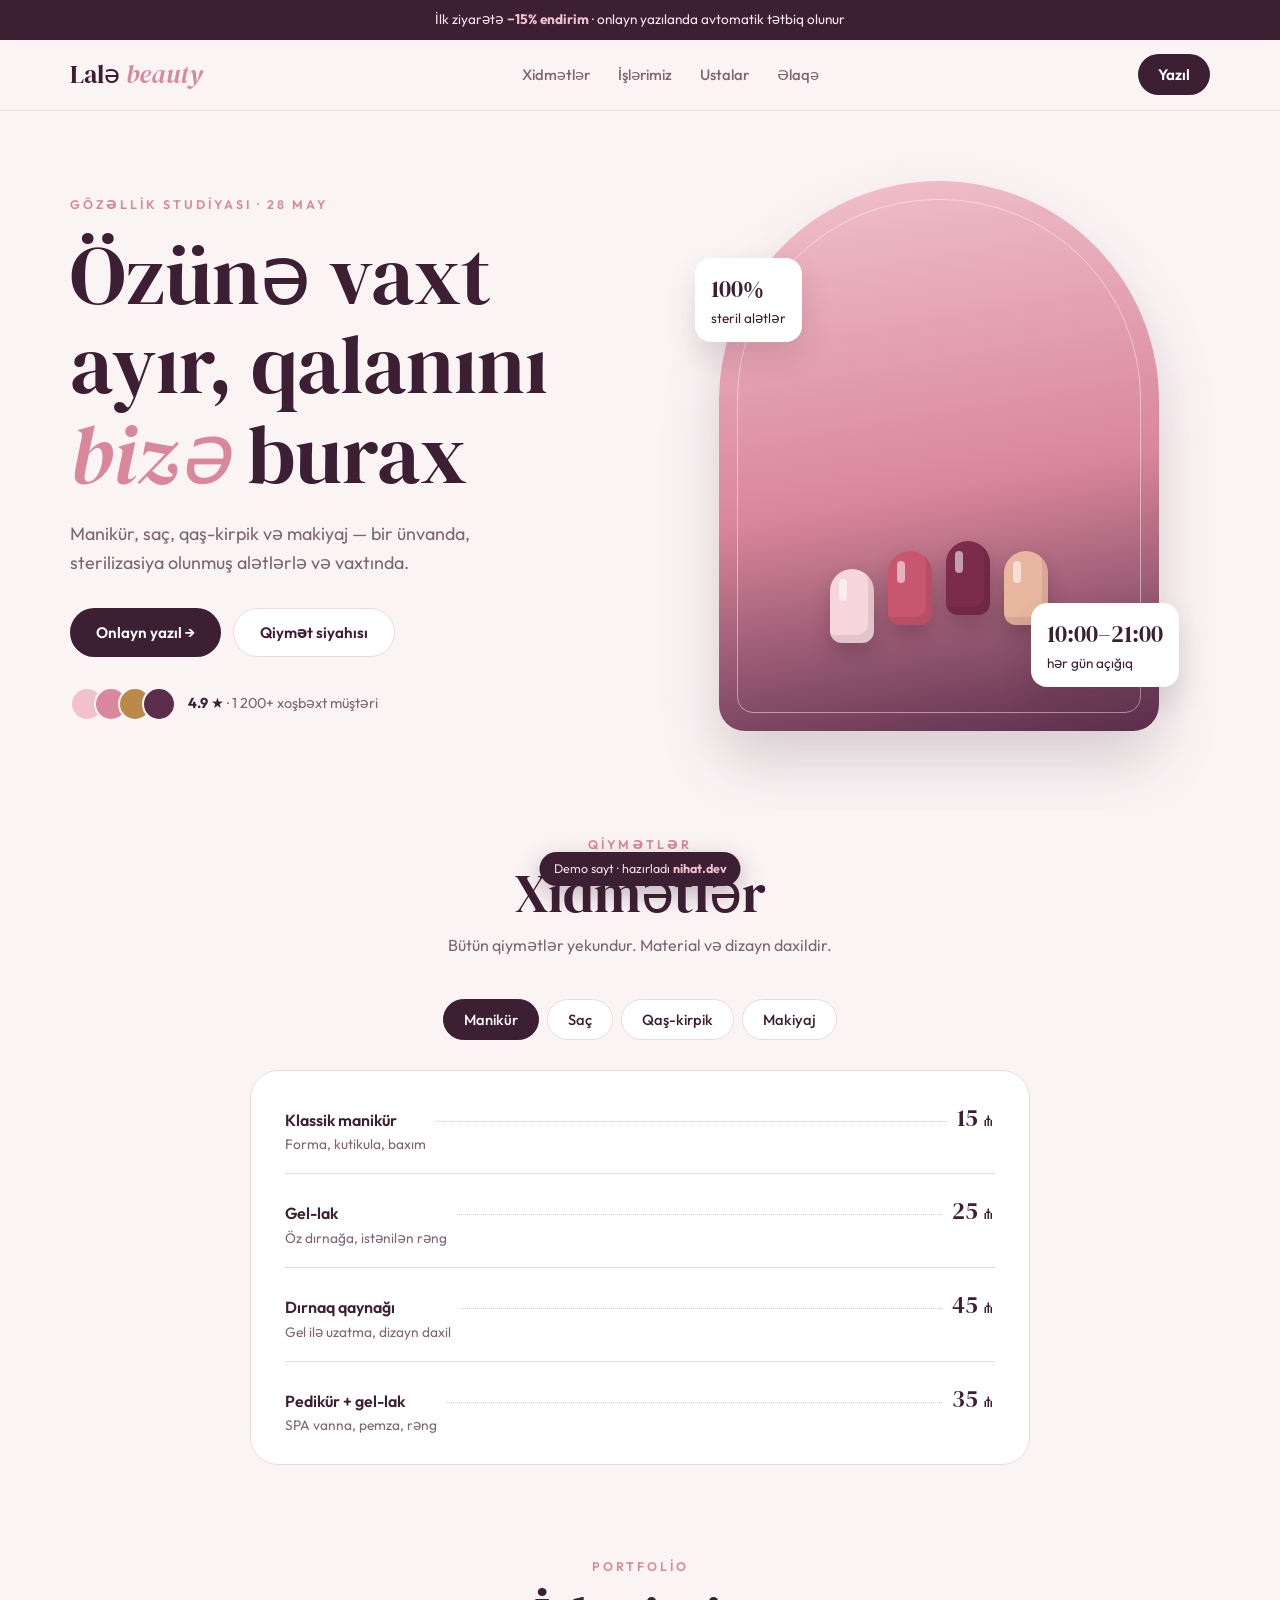
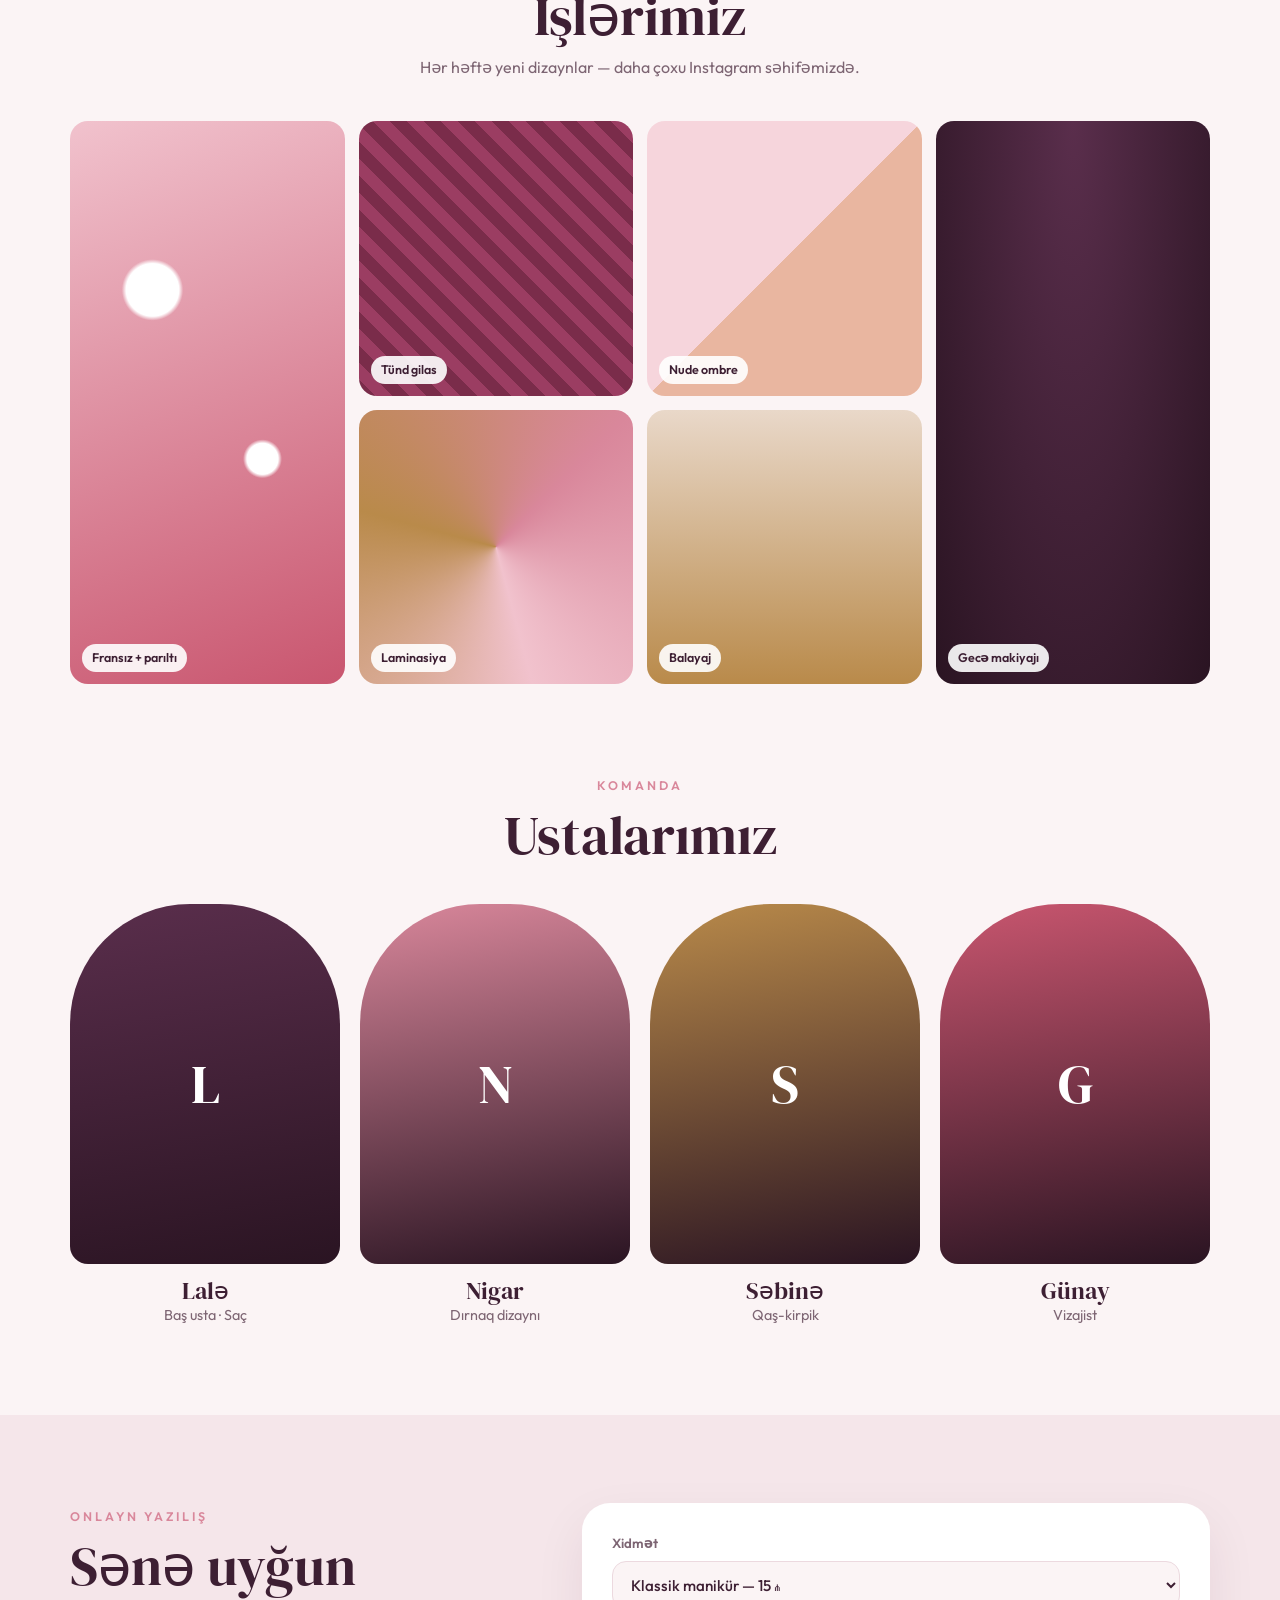
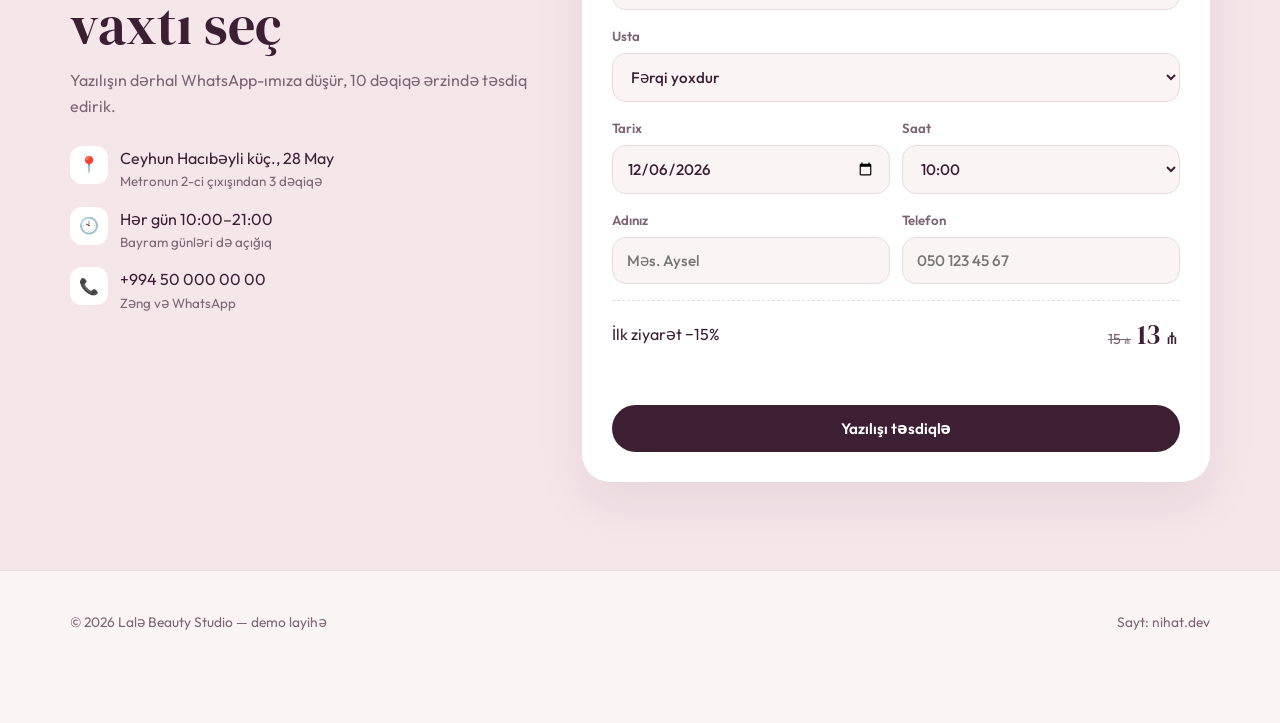
<file: demo/salon/index.html>
<!DOCTYPE html>
<html lang="az">
<head>
<meta charset="UTF-8">
<meta name="viewport" content="width=device-width, initial-scale=1.0">
<title>Lalə Beauty Studio — Bakı</title>
<meta name="description" content="Manikür, pedikür, saç, qaş-kirpik və makiyaj. Onlayn yazılış.">
<link rel="preconnect" href="https://fonts.googleapis.com">
<link href="https://fonts.googleapis.com/css2?family=DM+Serif+Display:ital@0;1&family=Outfit:wght@300;400;500;600;700&display=swap" rel="stylesheet">
<style>
/* Gavalı + çəhrayı pudra. Zərif serif başlıq, təmiz sans mətn. */
:root{
  --bg:#fbf4f5; --bg-2:#f5e6ea; --card:#ffffff; --plum:#3d1f33; --plum-2:#5a2e4c; --rose:#d9879b; --rose-2:#f1c2cd;
  --muted:#7d6573; --line:#ecd9df; --gold:#b98a4a;
  --display:'DM Serif Display', Georgia, serif; --body:'Outfit', system-ui, sans-serif; --r:20px;
}
*{box-sizing:border-box;margin:0;padding:0}
html{scroll-behavior:smooth}
body{background:var(--bg);color:var(--plum);font-family:var(--body);line-height:1.6;-webkit-font-smoothing:antialiased}
a{color:inherit;text-decoration:none}
.wrap{width:min(1140px,100% - 32px);margin-inline:auto}
.wrap>*{min-width:0}
h1,h2,h3{font-family:var(--display);font-weight:400;line-height:1.08;text-wrap:balance}
em{font-style:italic;color:var(--rose)}
.eyebrow{font-size:.78rem;letter-spacing:3px;text-transform:uppercase;font-weight:600;color:var(--rose)}
:focus-visible{outline:2px solid var(--plum);outline-offset:3px;border-radius:8px}
.demo-pill{position:fixed;left:50%;transform:translateX(-50%);bottom:calc(14px + env(safe-area-inset-bottom,0px));z-index:60;background:var(--plum);color:#f3dbe2;font-size:.78rem;padding:7px 14px;border-radius:999px;white-space:nowrap;box-shadow:0 8px 24px rgba(61,31,51,.3)}
.demo-pill b{color:var(--rose-2)}

.promo{background:var(--plum);color:#f7e3e9;text-align:center;font-size:.85rem;padding:9px 16px}
.promo b{color:var(--rose-2)}
.nav{position:sticky;top:0;z-index:50;background:rgba(251,244,245,.9);backdrop-filter:blur(10px);border-bottom:1px solid var(--line)}
.nav .wrap{height:70px;display:flex;align-items:center;justify-content:space-between;gap:16px}
.logo{font-family:var(--display);font-size:1.6rem}
.logo span{font-style:italic;color:var(--rose)}
.nav-links{display:flex;gap:28px;font-size:.93rem;color:var(--muted);font-weight:500}
.nav-links a:hover{color:var(--plum)}
.btn{display:inline-flex;align-items:center;justify-content:center;gap:8px;border:0;cursor:pointer;font:600 .95rem var(--body);padding:14px 26px;border-radius:999px;transition:transform .15s,background .15s}
.btn:active{transform:scale(.97)}
.btn-plum{background:var(--plum);color:#fff}
.btn-plum:hover{background:var(--plum-2)}
.btn-soft{background:var(--card);color:var(--plum);border:1px solid var(--line)}
.btn-soft:hover{border-color:var(--rose)}
.nav .btn{padding:11px 20px}

.hero{padding:70px 0 80px;overflow:hidden}
.hero .wrap{display:grid;grid-template-columns:1fr 1fr;gap:56px;align-items:center}
.hero h1{font-size:clamp(2.8rem,6.5vw,5.2rem);margin:14px 0 20px}
.hero .lead{font-size:1.12rem;color:var(--muted);max-width:30rem}
.hero-cta{display:flex;gap:12px;flex-wrap:wrap;margin-top:30px}
.rating{display:flex;align-items:center;gap:12px;margin-top:30px;font-size:.9rem;color:var(--muted)}
.faces{display:flex}
.faces i{width:34px;height:34px;border-radius:50%;border:2px solid var(--bg);margin-left:-10px;display:block}
.faces i:first-child{margin-left:0}
.rating b{color:var(--plum)}

/* hero art: arched frame with nail swatches */
.art{position:relative;aspect-ratio:4/5;max-width:440px;justify-self:center;width:100%}
.arch{position:absolute;inset:0;border-radius:220px 220px 26px 26px;background:linear-gradient(170deg,#f1c2cd 0%,#d9879b 55%,#5a2e4c 100%);overflow:hidden;box-shadow:0 30px 60px rgba(61,31,51,.18)}
.arch::before{content:"";position:absolute;inset:18px;border-radius:200px 200px 16px 16px;border:1px solid rgba(255,255,255,.45)}
.swatches{position:absolute;left:50%;bottom:16%;transform:translateX(-50%);display:flex;gap:14px}
.nail{width:44px;height:74px;border-radius:22px 22px 12px 12px;box-shadow:inset -6px -8px 0 rgba(0,0,0,.08),0 10px 20px rgba(0,0,0,.18);position:relative}
.nail::after{content:"";position:absolute;top:10px;left:9px;width:8px;height:22px;border-radius:6px;background:rgba(255,255,255,.55)}
.nail:nth-child(2){transform:translateY(-18px)}.nail:nth-child(3){transform:translateY(-28px)}.nail:nth-child(4){transform:translateY(-18px)}
.badge-float{position:absolute;background:var(--card);border-radius:16px;padding:12px 16px;box-shadow:0 14px 30px rgba(61,31,51,.14);font-size:.85rem}
.badge-float b{display:block;font-family:var(--display);font-size:1.5rem;font-weight:400}
.bf1{top:14%;left:-24px}.bf2{bottom:8%;right:-20px}

section{padding:88px 0}
.sec-head{text-align:center;max-width:620px;margin:0 auto 40px}
.sec-head h2{font-size:clamp(2.2rem,5vw,3.4rem);margin:8px 0 10px}
.sec-head p{color:var(--muted)}

.cats{display:flex;justify-content:center;gap:8px;flex-wrap:wrap;margin-bottom:30px}
.cat{border:1px solid var(--line);background:var(--card);color:var(--plum);padding:10px 20px;border-radius:999px;font:500 .92rem var(--body);cursor:pointer}
.cat[aria-selected="true"]{background:var(--plum);color:#fff;border-color:var(--plum)}
.price-list{max-width:780px;margin:0 auto;background:var(--card);border:1px solid var(--line);border-radius:28px;padding:10px 34px}
.pl-item{display:flex;align-items:baseline;gap:10px;padding:18px 0;border-bottom:1px solid var(--line)}
.pl-item:last-child{border-bottom:0}
.pl-item .n{font-weight:600}
.pl-item .d{display:block;color:var(--muted);font-size:.86rem;font-weight:400}
.pl-item .dots{flex:1;border-bottom:1px dotted var(--rose-2);transform:translateY(-4px);min-width:20px}
.pl-item .p{font-family:var(--display);font-size:1.5rem;white-space:nowrap;font-variant-numeric:tabular-nums}

.gallery{display:grid;grid-template-columns:repeat(4,1fr);gap:14px}
.g{aspect-ratio:1;border-radius:18px;position:relative;overflow:hidden}
.g span{position:absolute;left:12px;bottom:12px;background:rgba(255,255,255,.9);font-size:.78rem;padding:4px 10px;border-radius:999px;font-weight:600}
.g.tall{grid-row:span 2;aspect-ratio:auto}

.team{display:grid;grid-template-columns:repeat(4,1fr);gap:20px}
.mem{text-align:center}
.mem .ph{aspect-ratio:3/4;border-radius:120px 120px 18px 18px;display:grid;place-items:center;font-family:var(--display);font-size:3.4rem;color:#fff;margin-bottom:14px}
.mem h3{font-size:1.5rem}
.mem p{color:var(--muted);font-size:.9rem}

.book{background:var(--bg-2)}
.book .wrap{display:grid;grid-template-columns:.85fr 1.15fr;gap:48px;align-items:start}
.book h2{font-size:clamp(2.2rem,5vw,3.4rem);margin:8px 0 14px}
.book .lead{color:var(--muted)}
.contact-list{list-style:none;margin-top:26px;display:grid;gap:14px}
.contact-list li{display:flex;gap:12px;align-items:flex-start}
.contact-list i{font-style:normal;width:38px;height:38px;flex:none;border-radius:12px;background:var(--card);display:grid;place-items:center}
.contact-list small{display:block;color:var(--muted)}
form.bk{background:var(--card);border-radius:28px;padding:30px;display:grid;gap:16px;box-shadow:0 20px 50px rgba(61,31,51,.08)}
.field{display:grid;gap:6px}
.field label{font-size:.83rem;font-weight:600;color:var(--muted)}
.field input,.field select{border:1px solid var(--line);background:var(--bg);border-radius:14px;padding:13px 14px;font:500 .95rem var(--body);color:var(--plum);width:100%}
.field input:focus,.field select:focus{outline:none;border-color:var(--rose)}
.row2{display:grid;grid-template-columns:1fr 1fr;gap:12px}
.err{color:#c0392b;font-size:.85rem;min-height:1.2em}
.sum{display:flex;justify-content:space-between;align-items:center;padding-top:12px;border-top:1px dashed var(--line)}
.sum b{font-family:var(--display);font-size:1.7rem;font-weight:400}
.sum s{color:var(--muted);font-size:.9rem;margin-right:6px}

footer.site{padding:40px 0 90px;color:var(--muted);font-size:.86rem;border-top:1px solid var(--line)}
footer.site .wrap{display:flex;justify-content:space-between;gap:12px;flex-wrap:wrap}

.modal{position:fixed;inset:0;z-index:80;background:rgba(61,31,51,.5);display:grid;place-items:center;padding:16px}
.modal[hidden]{display:none}
.modal-box{background:var(--card);border-radius:24px;padding:30px;max-width:440px;width:100%;animation:pop .25s ease}
@keyframes pop{from{transform:scale(.95);opacity:0}}
.modal-box h3{font-size:2rem}
.modal-box pre{white-space:pre-wrap;font:500 .92rem var(--body);background:var(--bg);border-radius:14px;padding:14px;margin:14px 0}
.note{color:var(--muted);font-size:.85rem}

@media (prefers-reduced-motion:reduce){*{animation:none!important;transition:none!important}}
@media (max-width:900px){
  .nav-links{display:none}
  .hero .wrap,.book .wrap{grid-template-columns:1fr}
  .art{max-width:340px}
  .bf1{left:-8px}.bf2{right:-8px}
  .gallery{grid-template-columns:repeat(2,1fr)}
  .team{grid-template-columns:repeat(2,1fr)}
  section{padding:64px 0}
  .price-list{padding:6px 20px}
}
@media (max-width:480px){.row2{grid-template-columns:1fr}.nav .btn{display:none}.hero{padding:44px 0 56px}}
</style>
</head>
<body>
<div class="demo-pill">Demo sayt · hazırladı <b>nihat.dev</b></div>
<div class="promo">İlk ziyarətə <b>−15% endirim</b> · onlayn yazılanda avtomatik tətbiq olunur</div>

<header class="nav"><div class="wrap">
  <a href="#" class="logo">Lalə <span>beauty</span></a>
  <nav class="nav-links"><a href="#xidmetler">Xidmətlər</a><a href="#isler">İşlərimiz</a><a href="#ustalar">Ustalar</a><a href="#yazilis">Əlaqə</a></nav>
  <a href="#yazilis" class="btn btn-plum">Yazıl</a>
</div></header>

<section class="hero"><div class="wrap">
  <div>
    <span class="eyebrow">Gözəllik studiyası · 28 May</span>
    <h1>Özünə vaxt ayır, qalanını <em>bizə</em> burax</h1>
    <p class="lead">Manikür, saç, qaş-kirpik və makiyaj — bir ünvanda, sterilizasiya olunmuş alətlərlə və vaxtında.</p>
    <div class="hero-cta"><a href="#yazilis" class="btn btn-plum">Onlayn yazıl →</a><a href="#xidmetler" class="btn btn-soft">Qiymət siyahısı</a></div>
    <div class="rating"><div class="faces"><i style="background:#f1c2cd"></i><i style="background:#d9879b"></i><i style="background:#b98a4a"></i><i style="background:#5a2e4c"></i></div><span><b>4.9 ★</b> · 1 200+ xoşbəxt müştəri</span></div>
  </div>
  <div class="art" aria-hidden="true">
    <div class="arch"></div>
    <div class="swatches"><div class="nail" style="background:#f6d5dc"></div><div class="nail" style="background:#c9566f"></div><div class="nail" style="background:#7a2c4a"></div><div class="nail" style="background:#e9b6a0"></div></div>
    <div class="badge-float bf1"><b>100%</b>steril alətlər</div>
    <div class="badge-float bf2"><b>10:00–21:00</b>hər gün açığıq</div>
  </div>
</div></section>

<section id="xidmetler" style="padding-top:20px"><div class="wrap">
  <div class="sec-head"><span class="eyebrow">Qiymətlər</span><h2>Xidmətlər</h2><p>Bütün qiymətlər yekundur. Material və dizayn daxildir.</p></div>
  <div class="cats" role="tablist" id="cats"></div>
  <div class="price-list" id="plist"></div>
</div></section>

<section id="isler" style="padding-top:0"><div class="wrap">
  <div class="sec-head"><span class="eyebrow">Portfolio</span><h2>İşlərimiz</h2><p>Hər həftə yeni dizaynlar — daha çoxu Instagram səhifəmizdə.</p></div>
  <div class="gallery">
    <div class="g tall" style="background:radial-gradient(circle at 30% 30%,#fff 0 6%,transparent 7%),radial-gradient(circle at 70% 60%,#fff 0 4%,transparent 5%),linear-gradient(160deg,#f1c2cd,#c9566f)"><span>Fransız + parıltı</span></div>
    <div class="g" style="background:repeating-linear-gradient(45deg,#7a2c4a 0 12px,#9b3d62 12px 24px)"><span>Tünd gilas</span></div>
    <div class="g" style="background:linear-gradient(135deg,#f6d5dc 50%,#e9b6a0 50%)"><span>Nude ombre</span></div>
    <div class="g tall" style="background:radial-gradient(ellipse at 50% 0%,#5a2e4c,#2a1422)"><span>Gecə makiyajı</span></div>
    <div class="g" style="background:conic-gradient(from 45deg,#d9879b,#f1c2cd,#b98a4a,#d9879b)"><span>Laminasiya</span></div>
    <div class="g" style="background:linear-gradient(180deg,#e9d8c9,#b98a4a)"><span>Balayaj</span></div>
  </div>
</div></section>

<section id="ustalar" style="padding-top:0"><div class="wrap">
  <div class="sec-head"><span class="eyebrow">Komanda</span><h2>Ustalarımız</h2></div>
  <div class="team" id="team"></div>
</div></section>

<section id="yazilis" class="book"><div class="wrap">
  <div>
    <span class="eyebrow">Onlayn yazılış</span>
    <h2>Sənə uyğun vaxtı seç</h2>
    <p class="lead">Yazılışın dərhal WhatsApp-ımıza düşür, 10 dəqiqə ərzində təsdiq edirik.</p>
    <ul class="contact-list">
      <li><i>📍</i><div>Ceyhun Hacıbəyli küç., 28 May<small>Metronun 2-ci çıxışından 3 dəqiqə</small></div></li>
      <li><i>🕙</i><div>Hər gün 10:00–21:00<small>Bayram günləri də açığıq</small></div></li>
      <li><i>📞</i><div>+994 50 000 00 00<small>Zəng və WhatsApp</small></div></li>
    </ul>
  </div>
  <form class="bk" id="bk" novalidate>
    <div class="field"><label for="sv">Xidmət</label><select id="sv"></select></div>
    <div class="field"><label for="ms">Usta</label><select id="ms"><option value="">Fərqi yoxdur</option></select></div>
    <div class="row2">
      <div class="field"><label for="dt">Tarix</label><input id="dt" type="date"></div>
      <div class="field"><label for="tm">Saat</label><select id="tm"></select></div>
    </div>
    <div class="row2">
      <div class="field"><label for="nm">Adınız</label><input id="nm" placeholder="Məs. Aysel" autocomplete="name"></div>
      <div class="field"><label for="ph">Telefon</label><input id="ph" type="tel" placeholder="050 123 45 67" autocomplete="tel"></div>
    </div>
    <div class="sum"><span>İlk ziyarət −15%</span><span><s id="old"></s><b id="new"></b></span></div>
    <div class="err" id="err" role="alert"></div>
    <button class="btn btn-plum" type="submit">Yazılışı təsdiqlə</button>
  </form>
</div></section>

<footer class="site"><div class="wrap"><span>© 2026 Lalə Beauty Studio — demo layihə</span><span>Sayt: nihat.dev</span></div></footer>

<div class="modal" id="modal" hidden role="dialog" aria-modal="true" aria-labelledby="mt">
  <div class="modal-box"><h3 id="mt">Yazıldınız 💅</h3>
    <p class="note">Real saytda bu mesaj avtomatik olaraq salonun WhatsApp-ına göndərilir:</p>
    <pre id="mx"></pre><p class="note">Bu demo saytdır — mesaj heç yerə göndərilmədi.</p>
    <div style="margin-top:16px"><button class="btn btn-plum" id="mc" type="button">Bağla</button></div>
  </div>
</div>

<script>
const S={
 'Manikür':[['Klassik manikür','Forma, kutikula, baxım',15],['Gel-lak','Öz dırnağa, istənilən rəng',25],['Dırnaq qaynağı','Gel ilə uzatma, dizayn daxil',45],['Pedikür + gel-lak','SPA vanna, pemza, rəng',35]],
 'Saç':[['Saç kəsimi','Yuyulma və föhn daxil',20],['Föhn / ukladka','Gündəlik və ya axşam üslubu',15],['Saç boyama','Kök boyama, bir ton',60],['Balayaj','Yumşaq keçidli işıqlandırma',150]],
 'Qaş-kirpik':[['Qaş korreksiyası','Forma + boyama',12],['Qaş laminasiyası','6 həftəyə qədər davam edir',30],['Kirpik laminasiyası','Botoks qulluq daxil',35],['Kirpik uzatma','Klassik və ya 2D',45]],
 'Makiyaj':[['Gündəlik makiyaj','Təbii görünüş',35],['Axşam makiyajı','Tədbir və şəkil üçün',50],['Gəlin makiyajı','Sınaq makiyajı daxil',150]]
};
const team=[['Lalə','Baş usta · Saç','#5a2e4c'],['Nigar','Dırnaq dizaynı','#d9879b'],['Səbinə','Qaş-kirpik','#b98a4a'],['Günay','Vizajist','#c9566f']];
const cats=document.getElementById('cats'),plist=document.getElementById('plist');
const keys=Object.keys(S);
cats.innerHTML=keys.map((k,i)=>`<button class="cat" role="tab" aria-selected="${i===0}" data-k="${k}">${k}</button>`).join('');
const show=k=>plist.innerHTML=S[k].map(([n,d,p])=>`<div class="pl-item"><span><span class="n">${n}</span><span class="d">${d}</span></span><span class="dots"></span><span class="p">${p} ₼</span></div>`).join('');
cats.onclick=e=>{const b=e.target.closest('.cat');if(!b)return;cats.querySelectorAll('.cat').forEach(c=>c.setAttribute('aria-selected',c===b));show(b.dataset.k)};
show(keys[0]);
document.getElementById('team').innerHTML=team.map(([n,r,c])=>`<div class="mem"><div class="ph" style="background:linear-gradient(170deg,${c},#2a1422)">${n[0]}</div><h3>${n}</h3><p>${r}</p></div>`).join('');

// form
const sv=document.getElementById('sv'),ms=document.getElementById('ms'),dt=document.getElementById('dt'),tm=document.getElementById('tm');
const all=keys.flatMap(k=>S[k].map(x=>[k,...x]));
sv.innerHTML=keys.map(k=>`<optgroup label="${k}">${S[k].map(x=>`<option value="${all.findIndex(a=>a[1]===x[0])}">${x[0]} — ${x[2]} ₼</option>`).join('')}</optgroup>`).join('');
ms.innerHTML+=team.map(t=>`<option>${t[0]} (${t[1]})</option>`).join('');
const today=new Date();const iso=d=>`${d.getFullYear()}-${String(d.getMonth()+1).padStart(2,'0')}-${String(d.getDate()).padStart(2,'0')}`;
dt.min=iso(today);const max=new Date(today);max.setDate(max.getDate()+30);dt.max=iso(max);
const tmr=new Date(today);tmr.setDate(tmr.getDate()+1);dt.value=iso(tmr);
for(let h=10;h<21;h++)for(const m of['00','30'])tm.innerHTML+=`<option>${String(h).padStart(2,'0')}:${m}</option>`;
const upd=()=>{const p=all[sv.value][3];document.getElementById('old').textContent=p+' ₼';document.getElementById('new').textContent=Math.round(p*.85)+' ₼'};
sv.onchange=upd;upd();
document.getElementById('bk').addEventListener('submit',e=>{e.preventDefault();const err=document.getElementById('err');
  const nm=document.getElementById('nm').value.trim(),ph=document.getElementById('ph').value.trim();
  if(!dt.value){err.textContent='Tarixi seçin.';return}
  if(!nm){err.textContent='Adınızı yazın.';return}
  if(ph.replace(/\D/g,'').length<9){err.textContent='Telefon nömrəsini tam yazın.';return}
  err.textContent='';const a=all[sv.value];const d=new Date(dt.value);
  document.getElementById('mx').textContent=`Yeni yazılış:\n👩 ${nm} (${ph})\n💅 ${a[1]} — ${Math.round(a[3]*.85)} ₼ (−15%)\n✨ Usta: ${ms.value||'Fərqi yoxdur'}\n📅 ${d.getDate()}.${String(d.getMonth()+1).padStart(2,'0')}, ${tm.value}`;
  document.getElementById('modal').hidden=false;document.getElementById('mc').focus()});
const close=()=>document.getElementById('modal').hidden=true;
document.getElementById('mc').onclick=close;
document.getElementById('modal').addEventListener('click',e=>{if(e.target.id==='modal')close()});
document.addEventListener('keydown',e=>{if(e.key==='Escape')close()});
</script>
</body>
</html>
</file>
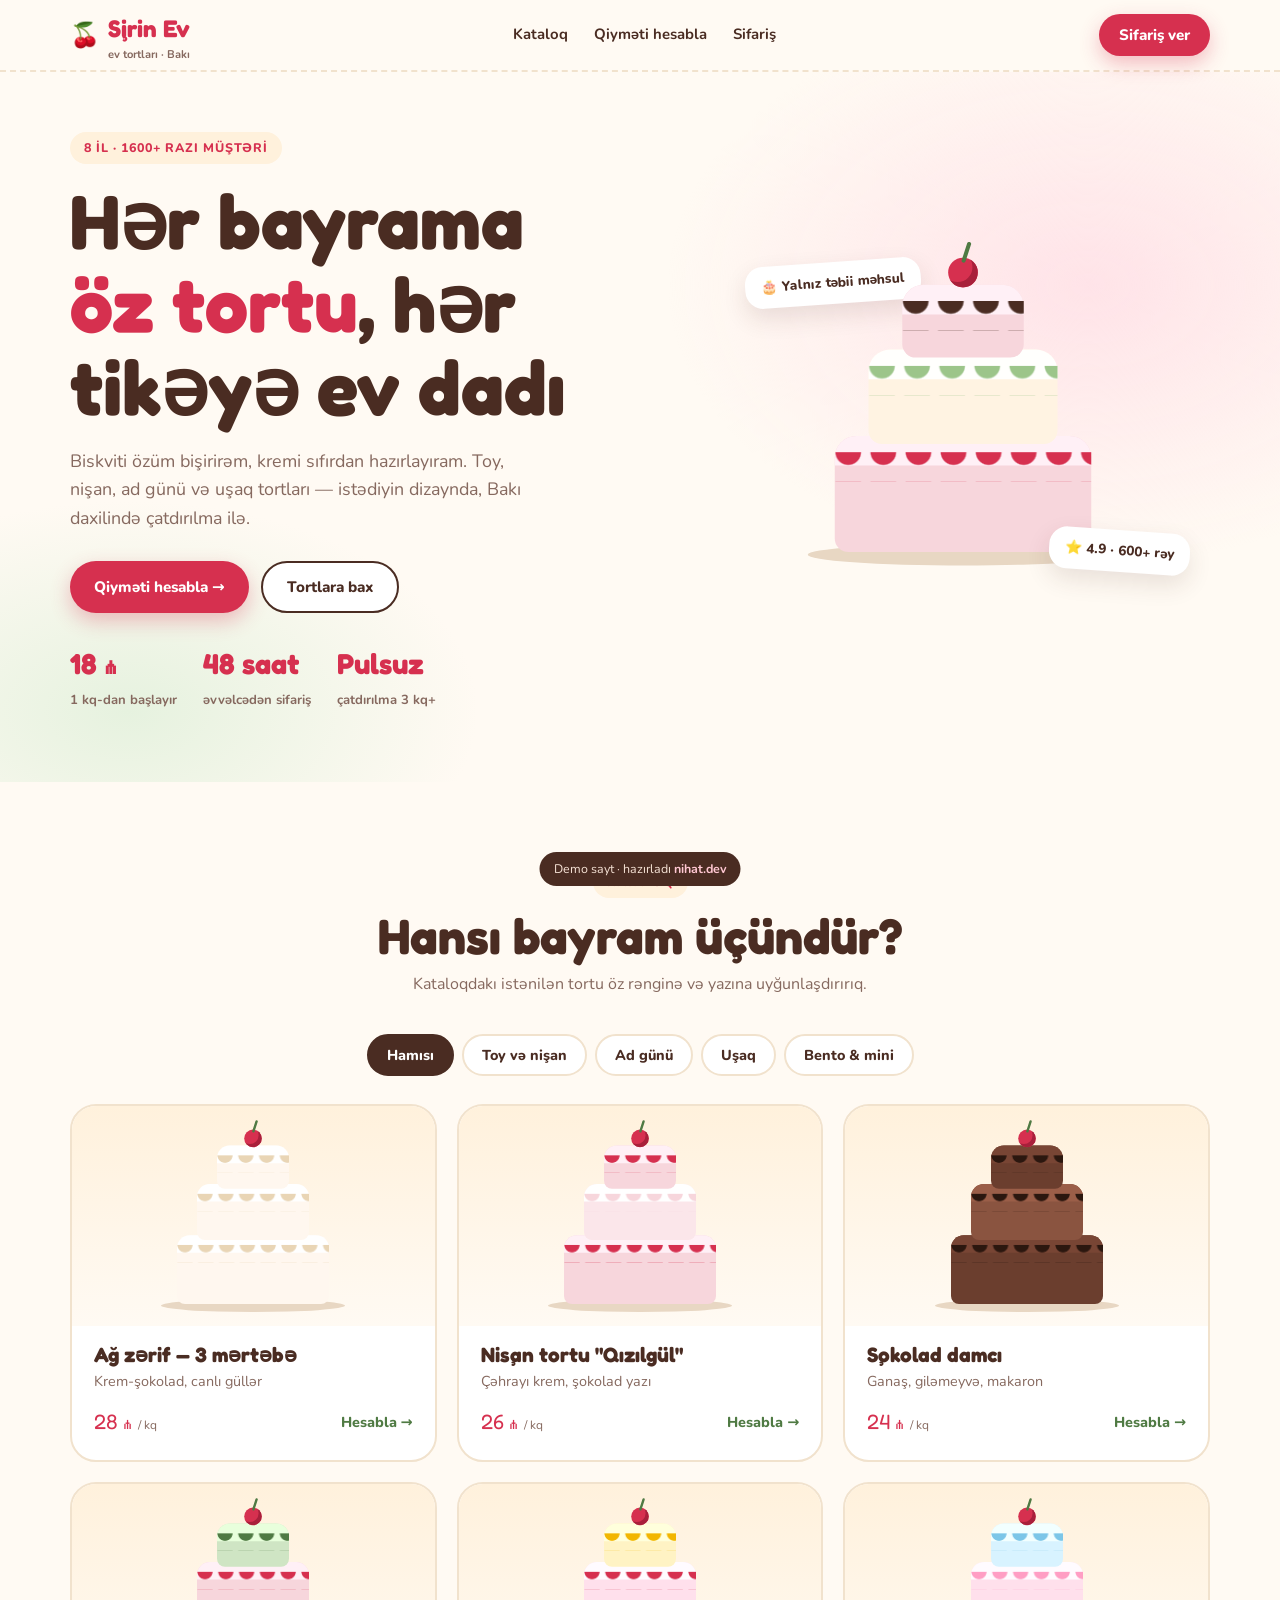
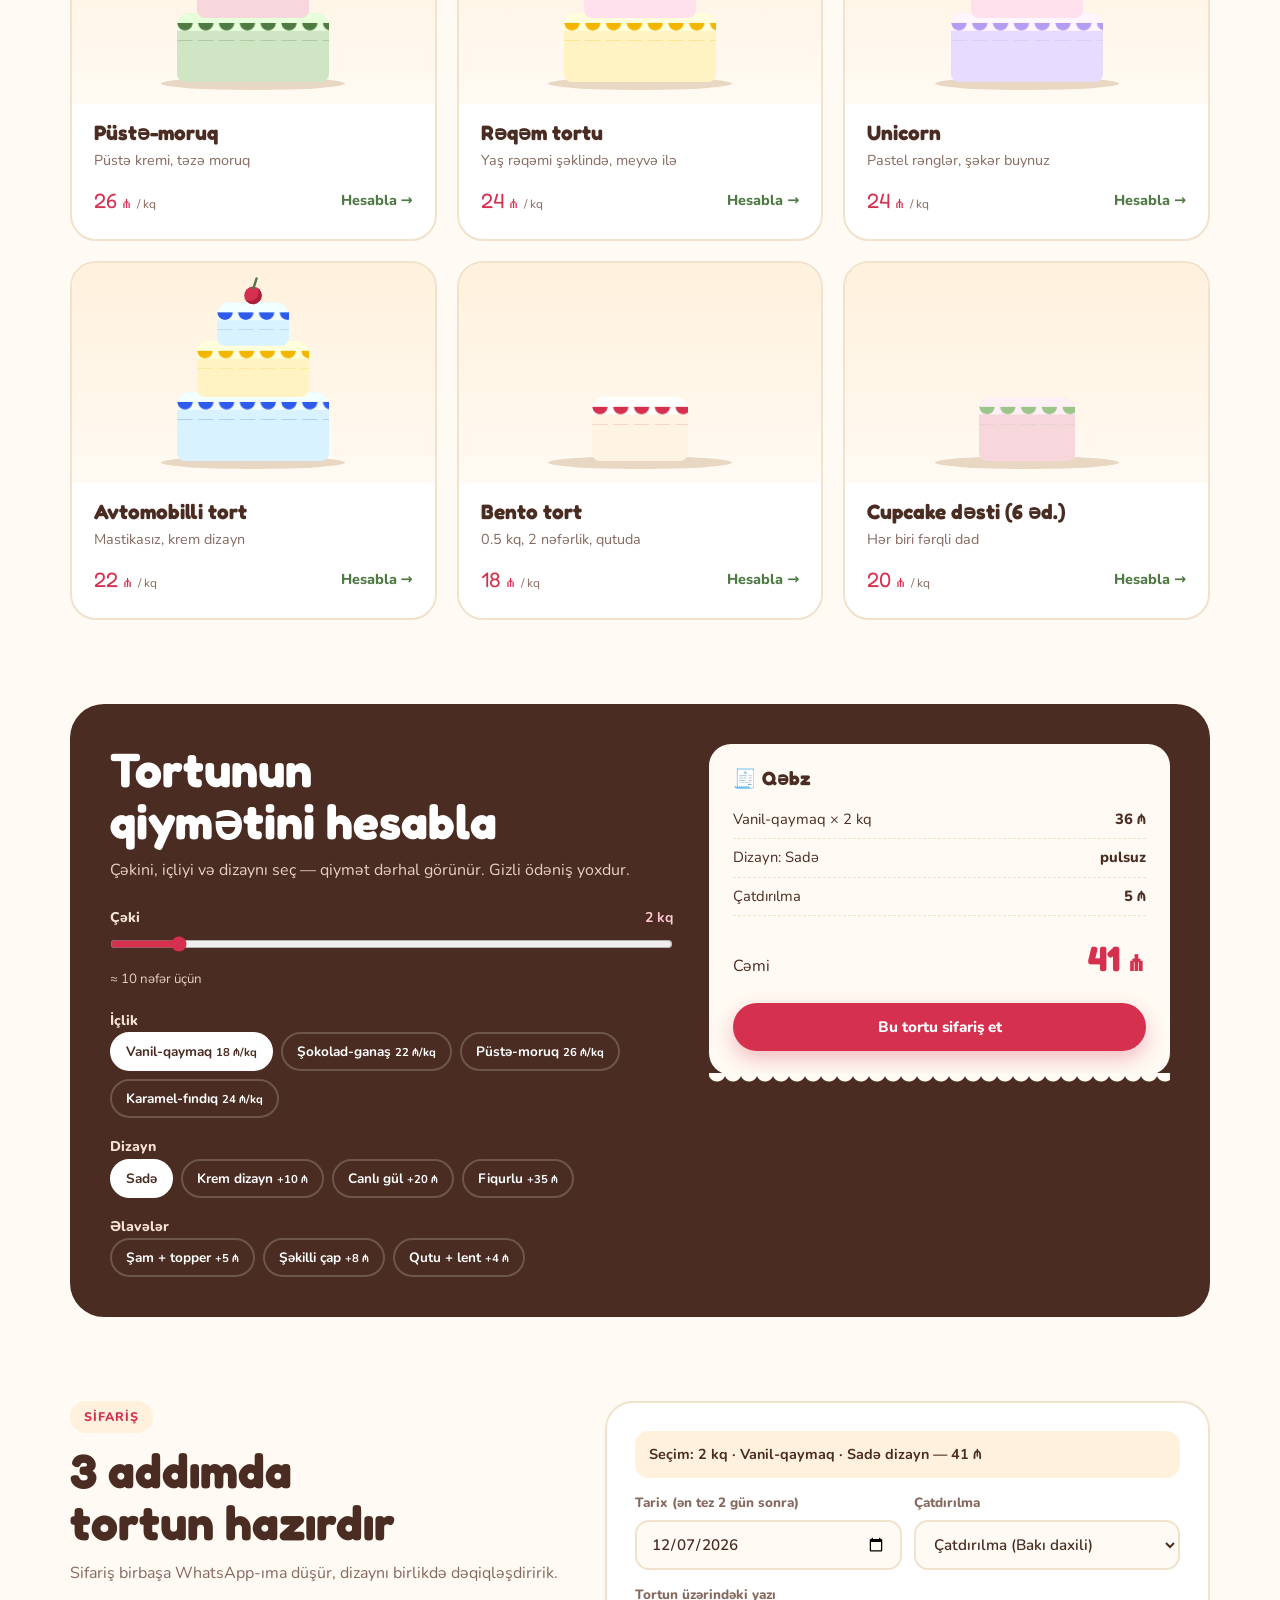
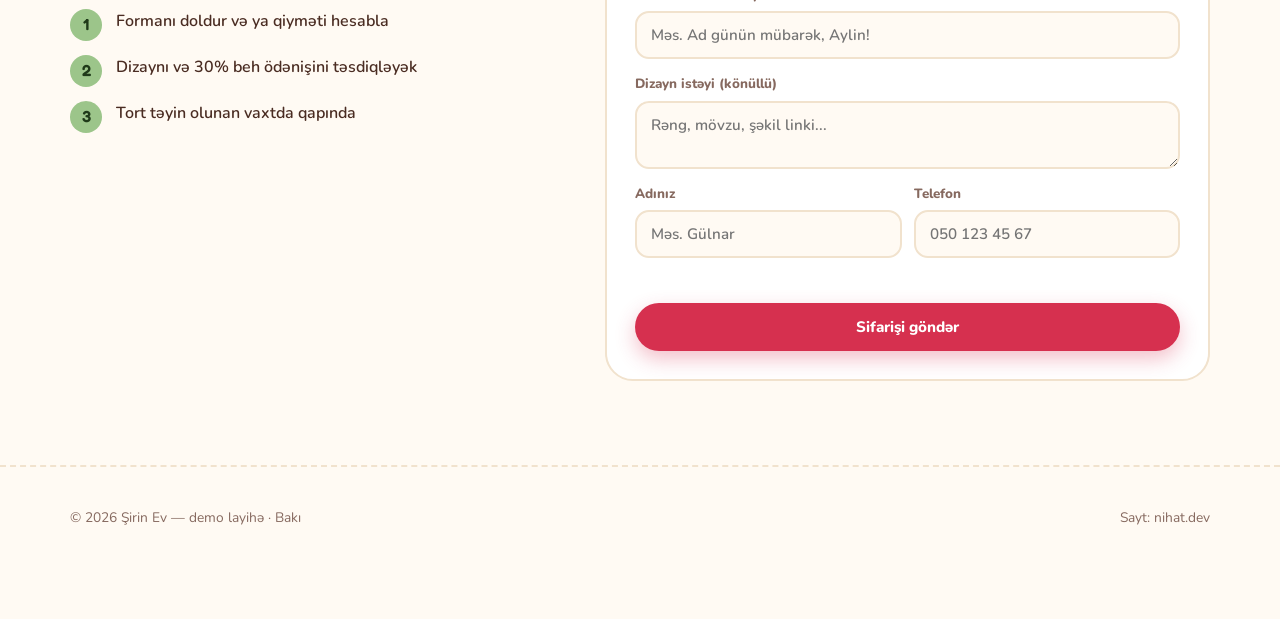
<file: demo/tort/index.html>
<!DOCTYPE html>
<html lang="az">
<head>
<meta charset="UTF-8">
<meta name="viewport" content="width=device-width, initial-scale=1.0">
<title>Şirin Ev — Ev tortları, Bakı</title>
<meta name="description" content="Toy, ad günü, uşaq və bento tortları. Qiyməti hesabla və WhatsApp ilə sifariş ver.">
<link rel="preconnect" href="https://fonts.googleapis.com">
<link href="https://fonts.googleapis.com/css2?family=Fredoka:wght@500;600;700&family=Nunito:wght@400;600;700;800&display=swap" rel="stylesheet">
<style>
/* Püstə yaşılı + albalı. Yumru, iştahlı formalar. */
:root{
  --bg:#fffaf3; --cream:#fff1dc; --pist:#9cc58a; --pist-d:#4f7a43; --cherry:#d6304f; --cherry-d:#a8203b;
  --choc:#4a2c22; --muted:#86695f; --line:#f1e2cd; --card:#ffffff;
  --display:'Fredoka', 'Trebuchet MS', sans-serif; --body:'Nunito', system-ui, sans-serif;
}
*{box-sizing:border-box;margin:0;padding:0}
html{scroll-behavior:smooth}
body{background:var(--bg);color:var(--choc);font-family:var(--body);line-height:1.6;-webkit-font-smoothing:antialiased}
a{color:inherit;text-decoration:none}
.wrap{width:min(1140px,100% - 32px);margin-inline:auto}
.wrap>*{min-width:0}
h1,h2,h3{font-family:var(--display);line-height:1.08;text-wrap:balance;font-weight:700}
.eyebrow{display:inline-block;background:var(--cream);color:var(--cherry);font-weight:800;font-size:.78rem;letter-spacing:1px;padding:6px 14px;border-radius:999px;text-transform:uppercase}
:focus-visible{outline:3px solid var(--cherry);outline-offset:3px;border-radius:10px}
.demo-pill{position:fixed;left:50%;transform:translateX(-50%);bottom:calc(14px + env(safe-area-inset-bottom,0px));z-index:60;background:var(--choc);color:#f6e3d6;font-size:.78rem;padding:7px 14px;border-radius:999px;white-space:nowrap}
.demo-pill b{color:#ffc7d2}

.nav{position:sticky;top:0;z-index:50;background:rgba(255,250,243,.9);backdrop-filter:blur(10px);border-bottom:2px dashed var(--line)}
.nav .wrap{height:70px;display:flex;align-items:center;justify-content:space-between;gap:16px}
.logo{display:flex;align-items:center;gap:8px;font-family:var(--display);font-weight:700;font-size:1.5rem;color:var(--cherry)}
.logo small{font-size:.7rem;color:var(--muted);font-family:var(--body);font-weight:700;display:block;line-height:1}
.nav-links{display:flex;gap:26px;font-weight:700;font-size:.93rem}
.nav-links a:hover{color:var(--cherry)}
.btn{display:inline-flex;align-items:center;justify-content:center;gap:8px;border:0;cursor:pointer;font:800 .95rem var(--body);padding:14px 24px;border-radius:999px;transition:transform .15s}
.btn:hover{transform:translateY(-2px)}.btn:active{transform:scale(.97)}
.btn-cherry{background:var(--cherry);color:#fff;box-shadow:0 8px 20px rgba(214,48,79,.3)}
.btn-pist{background:var(--pist);color:#1f3a19}
.btn-out{background:var(--card);border:2px solid var(--choc);color:var(--choc)}
.nav .btn{padding:11px 20px}

/* CSS cake */
.cake{position:relative;width:200px;height:210px;margin:0 auto}
.tier{position:absolute;left:50%;transform:translateX(-50%);border-radius:16px 16px 10px 10px}
.tier::before{content:"";position:absolute;left:0;right:0;top:0;height:22px;border-radius:16px 16px 0 0;background:inherit;filter:brightness(1.12)}
.tier .drip{position:absolute;left:0;right:0;top:12px;height:22px;background:radial-gradient(circle at 10px 0,var(--d) 9px,transparent 10px) 0 0/26px 22px repeat-x}
.t1{bottom:0;width:190px;height:86px}.t2{bottom:80px;width:140px;height:70px}.t3{bottom:144px;width:90px;height:54px}
.cherry{position:absolute;left:50%;bottom:196px;width:22px;height:22px;border-radius:50%;background:var(--cherry);transform:translateX(-50%);box-shadow:inset -4px -4px 0 var(--cherry-d)}
.cherry::after{content:"";position:absolute;width:3px;height:16px;background:var(--pist-d);left:12px;top:-12px;border-radius:2px;transform:rotate(18deg)}
.plate{position:absolute;bottom:-10px;left:50%;transform:translateX(-50%);width:230px;height:16px;border-radius:50%;background:#e8d7c3}

.hero{padding:60px 0 70px;background:radial-gradient(600px 400px at 85% 30%,#ffe3e8,transparent 70%),radial-gradient(500px 300px at 10% 90%,#e6f2df,transparent 70%)}
.hero .wrap{display:grid;grid-template-columns:1.1fr .9fr;gap:40px;align-items:center}
.hero h1{font-size:clamp(2.6rem,6.4vw,4.8rem);margin:16px 0 18px;color:var(--choc)}
.hero h1 span{color:var(--cherry)}
.hero .lead{font-size:1.12rem;color:var(--muted);max-width:30rem}
.hero-cta{display:flex;gap:12px;flex-wrap:wrap;margin-top:28px}
.facts{display:flex;gap:26px;flex-wrap:wrap;margin-top:28px}
.facts b{display:block;font-family:var(--display);font-size:1.8rem;color:var(--cherry)}
.facts small{color:var(--muted);font-weight:700;font-size:.82rem}
.hero-art{position:relative;padding:30px 0}
.hero-art .cake{transform:scale(1.35);transform-origin:bottom center;margin-top:50px}
.sticker{position:absolute;background:var(--card);border-radius:18px;padding:10px 16px;font-weight:800;font-size:.85rem;box-shadow:0 10px 24px rgba(74,44,34,.12);transform:rotate(-4deg)}
.st1{top:0;left:6%}.st2{bottom:10px;right:4%;transform:rotate(4deg)}

section{padding:84px 0}
.sec-head{text-align:center;max-width:620px;margin:0 auto 36px}
.sec-head h2{font-size:clamp(2rem,4.6vw,3.1rem);margin:12px 0 8px}
.sec-head p{color:var(--muted)}
.filters{display:flex;justify-content:center;gap:8px;flex-wrap:wrap;margin-bottom:28px}
.f{border:2px solid var(--line);background:var(--card);padding:9px 18px;border-radius:999px;font:800 .9rem var(--body);cursor:pointer;color:var(--choc)}
.f[aria-selected="true"]{background:var(--choc);border-color:var(--choc);color:#fff}
.grid{display:grid;grid-template-columns:repeat(3,1fr);gap:20px}
.item{background:var(--card);border:2px solid var(--line);border-radius:26px;overflow:hidden;transition:transform .2s,box-shadow .2s}
.item:hover{transform:translateY(-4px);box-shadow:0 16px 30px rgba(74,44,34,.1)}
.item .stage{height:220px;display:flex;align-items:flex-end;justify-content:center;padding-bottom:22px}
.item .stage .cake{transform:scale(.8);transform-origin:bottom center}
.item .body{padding:18px 22px 22px}
.item h3{font-size:1.3rem}
.item p{color:var(--muted);font-size:.9rem;margin:4px 0 12px}
.item .row{display:flex;justify-content:space-between;align-items:center}
.item .pr{font-family:var(--display);font-size:1.3rem;color:var(--cherry)}
.item .pr small{font-family:var(--body);font-size:.75rem;color:var(--muted)}
.mini{background:none;border:0;font:800 .9rem var(--body);color:var(--pist-d);cursor:pointer}

/* calculator */
.calc{background:var(--choc);color:#fff;border-radius:34px;padding:40px;display:grid;grid-template-columns:1.1fr .9fr;gap:36px}
.calc h2{font-size:clamp(2rem,4.6vw,3rem)}
.calc .lead{color:#e7cfc3;margin:10px 0 24px}
.ctrl{display:grid;gap:18px}
.ctrl label{font-weight:800;font-size:.88rem;color:#f6e3d6;display:flex;justify-content:space-between}
.ctrl label b{color:#ffc7d2}
input[type=range]{width:100%;accent-color:var(--cherry);height:28px}
.opts{display:flex;flex-wrap:wrap;gap:8px}
.opt{border:2px solid rgba(255,255,255,.2);background:transparent;color:#fff;padding:8px 14px;border-radius:999px;font:700 .85rem var(--body);cursor:pointer}
.opt[aria-pressed="true"]{background:#fff;color:var(--choc);border-color:#fff}
.receipt{background:var(--bg);color:var(--choc);border-radius:22px;padding:24px;align-self:start;position:relative}
.receipt::after{content:"";position:absolute;left:0;right:0;bottom:-10px;height:12px;background:radial-gradient(circle at 8px 0,var(--bg) 8px,transparent 9px) 0 0/16px 12px repeat-x}
.receipt h3{font-size:1.2rem;margin-bottom:12px}
.rl{display:flex;justify-content:space-between;padding:7px 0;border-bottom:1px dashed var(--line);font-size:.92rem}
.rl span:last-child{font-weight:800;font-variant-numeric:tabular-nums}
.rt{display:flex;justify-content:space-between;align-items:baseline;padding-top:14px}
.rt b{font-family:var(--display);font-size:2.2rem;color:var(--cherry)}
.receipt .btn{width:100%;margin-top:16px}

/* order form */
.order{display:grid;grid-template-columns:.9fr 1.1fr;gap:40px;align-items:start}
.order h2{font-size:clamp(2rem,4.6vw,3rem);margin:12px 0}
.order .lead{color:var(--muted)}
.steps{list-style:none;counter-reset:s;display:grid;gap:14px;margin-top:22px}
.steps li{counter-increment:s;display:flex;gap:14px;align-items:flex-start;font-weight:600}
.steps li::before{content:counter(s);flex:none;width:32px;height:32px;border-radius:50%;background:var(--pist);color:#1f3a19;display:grid;place-items:center;font-family:var(--display)}
form.of{background:var(--card);border:2px solid var(--line);border-radius:28px;padding:28px;display:grid;gap:14px}
.field{display:grid;gap:6px}
.field label{font-weight:800;font-size:.84rem;color:var(--muted)}
.field input,.field select,.field textarea{border:2px solid var(--line);border-radius:14px;padding:12px 14px;font:600 .95rem var(--body);background:var(--bg);color:var(--choc);width:100%;resize:vertical}
.field input:focus,.field select:focus,.field textarea:focus{outline:none;border-color:var(--cherry)}
.row2{display:grid;grid-template-columns:1fr 1fr;gap:12px}
.err{color:var(--cherry-d);font-weight:700;font-size:.85rem;min-height:1.2em}
.summary{background:var(--cream);border-radius:14px;padding:12px 14px;font-weight:700;font-size:.9rem}

footer.site{padding:40px 0 90px;border-top:2px dashed var(--line);color:var(--muted);font-size:.86rem}
footer.site .wrap{display:flex;justify-content:space-between;gap:12px;flex-wrap:wrap}
.modal{position:fixed;inset:0;z-index:80;background:rgba(74,44,34,.5);display:grid;place-items:center;padding:16px}
.modal[hidden]{display:none}
.modal-box{background:var(--card);border-radius:26px;padding:28px;max-width:440px;width:100%;animation:pop .25s ease}
@keyframes pop{from{transform:scale(.95);opacity:0}}
.modal-box h3{font-size:1.8rem}
.modal-box pre{white-space:pre-wrap;font:600 .9rem var(--body);background:var(--bg);border-radius:14px;padding:14px;margin:14px 0}
.note{color:var(--muted);font-size:.85rem}
@media (prefers-reduced-motion:reduce){*{animation:none!important;transition:none!important}}
@media (max-width:900px){
  .nav-links{display:none}
  .hero .wrap,.calc,.order{grid-template-columns:1fr}
  .grid{grid-template-columns:1fr 1fr}
  .calc{padding:26px}
  section{padding:60px 0}
  .hero-art .cake{transform:scale(1.1)}
}
@media (max-width:560px){.grid{grid-template-columns:1fr}.row2{grid-template-columns:1fr}.nav .btn{display:none}}
</style>
</head>
<body>
<div class="demo-pill">Demo sayt · hazırladı <b>nihat.dev</b></div>

<header class="nav"><div class="wrap">
  <a href="#" class="logo">🍒 <span>Şirin Ev<small>ev tortları · Bakı</small></span></a>
  <nav class="nav-links"><a href="#kataloq">Kataloq</a><a href="#hesabla">Qiyməti hesabla</a><a href="#sifaris">Sifariş</a></nav>
  <a href="#sifaris" class="btn btn-cherry">Sifariş ver</a>
</div></header>

<section class="hero"><div class="wrap">
  <div>
    <span class="eyebrow">8 il · 1600+ razı müştəri</span>
    <h1>Hər bayrama <span>öz tortu</span>, hər tikəyə ev dadı</h1>
    <p class="lead">Biskviti özüm bişirirəm, kremi sıfırdan hazırlayıram. Toy, nişan, ad günü və uşaq tortları — istədiyin dizaynda, Bakı daxilində çatdırılma ilə.</p>
    <div class="hero-cta"><a href="#hesabla" class="btn btn-cherry">Qiyməti hesabla →</a><a href="#kataloq" class="btn btn-out">Tortlara bax</a></div>
    <div class="facts"><div><b>18 ₼</b><small>1 kq-dan başlayır</small></div><div><b>48 saat</b><small>əvvəlcədən sifariş</small></div><div><b>Pulsuz</b><small>çatdırılma 3 kq+</small></div></div>
  </div>
  <div class="hero-art" aria-hidden="true">
    <div class="sticker st1">🎂 Yalnız təbii məhsul</div>
    <div class="cake">
      <div class="plate"></div>
      <div class="tier t1" style="background:#f7d6dc;--d:#d6304f"><div class="drip"></div></div>
      <div class="tier t2" style="background:#fff3e2;--d:#9cc58a"><div class="drip"></div></div>
      <div class="tier t3" style="background:#f7d6dc;--d:#4a2c22"><div class="drip"></div></div>
      <div class="cherry"></div>
    </div>
    <div class="sticker st2">⭐ 4.9 · 600+ rəy</div>
  </div>
</div></section>

<section id="kataloq"><div class="wrap">
  <div class="sec-head"><span class="eyebrow">Kataloq</span><h2>Hansı bayram üçündür?</h2><p>Kataloqdakı istənilən tortu öz rənginə və yazına uyğunlaşdırırıq.</p></div>
  <div class="filters" role="tablist" id="filters"></div>
  <div class="grid" id="grid"></div>
</div></section>

<section id="hesabla" style="padding-top:0"><div class="wrap">
  <div class="calc">
    <div>
      <h2>Tortunun qiymətini hesabla</h2>
      <p class="lead">Çəkini, içliyi və dizaynı seç — qiymət dərhal görünür. Gizli ödəniş yoxdur.</p>
      <div class="ctrl">
        <div><label for="kg">Çəki <b id="kgv">2 kq</b></label><input type="range" id="kg" min="1" max="10" step="0.5" value="2"><small style="color:#e7cfc3">≈ <span id="ppl">10</span> nəfər üçün</small></div>
        <div><label>İçlik</label><div class="opts" id="fill"></div></div>
        <div><label>Dizayn</label><div class="opts" id="des"></div></div>
        <div><label>Əlavələr</label><div class="opts" id="ext"></div></div>
      </div>
    </div>
    <div class="receipt" aria-live="polite">
      <h3>🧾 Qəbz</h3>
      <div id="lines"></div>
      <div class="rt"><span>Cəmi</span><b id="tot">0 ₼</b></div>
      <a href="#sifaris" class="btn btn-cherry" id="toOrder">Bu tortu sifariş et</a>
    </div>
  </div>
</div></section>

<section id="sifaris" style="padding-top:0"><div class="wrap order">
  <div>
    <span class="eyebrow">Sifariş</span>
    <h2>3 addımda tortun hazırdır</h2>
    <p class="lead">Sifariş birbaşa WhatsApp-ıma düşür, dizaynı birlikdə dəqiqləşdiririk.</p>
    <ol class="steps"><li>Formanı doldur və ya qiyməti hesabla</li><li>Dizaynı və 30% beh ödənişini təsdiqləyək</li><li>Tort təyin olunan vaxtda qapında</li></ol>
  </div>
  <form class="of" id="of" novalidate>
    <div class="summary" id="osum">Seçim: 2 kq · Vanil-qaymaq · Sadə dizayn — 36 ₼</div>
    <div class="row2">
      <div class="field"><label for="od">Tarix (ən tez 2 gün sonra)</label><input type="date" id="od"></div>
      <div class="field"><label for="ot">Çatdırılma</label><select id="ot"><option>Çatdırılma (Bakı daxili)</option><option>Özüm götürəcəm</option></select></div>
    </div>
    <div class="field"><label for="ow">Tortun üzərindəki yazı</label><input id="ow" placeholder="Məs. Ad günün mübarək, Aylin!" maxlength="40"></div>
    <div class="field"><label for="on">Dizayn istəyi (könüllü)</label><textarea id="on" rows="2" placeholder="Rəng, mövzu, şəkil linki..."></textarea></div>
    <div class="row2">
      <div class="field"><label for="nm">Adınız</label><input id="nm" autocomplete="name" placeholder="Məs. Gülnar"></div>
      <div class="field"><label for="ph">Telefon</label><input id="ph" type="tel" autocomplete="tel" placeholder="050 123 45 67"></div>
    </div>
    <div class="err" id="err" role="alert"></div>
    <button class="btn btn-cherry" type="submit">Sifarişi göndər</button>
  </form>
</div></section>

<footer class="site"><div class="wrap"><span>© 2026 Şirin Ev — demo layihə · Bakı</span><span>Sayt: nihat.dev</span></div></footer>

<div class="modal" id="modal" hidden role="dialog" aria-modal="true" aria-labelledby="mt">
  <div class="modal-box"><h3 id="mt">Sifariş qəbul olundu 🎂</h3>
    <p class="note">Real saytda bu mesaj avtomatik olaraq qənnadçının WhatsApp-ına göndərilir:</p>
    <pre id="mx"></pre><p class="note">Bu demo saytdır — mesaj heç yerə göndərilmədi.</p>
    <div style="margin-top:16px"><button class="btn btn-cherry" id="mc" type="button">Bağla</button></div>
  </div>
</div>

<script>
const cakes=[
 {c:'toy',n:'Ağ zərif — 3 mərtəbə',d:'Krem-şokolad, canlı güllər',p:28,t:['#fff7ef','#fff7ef','#fff7ef'],dr:['#e9d5b5','#e9d5b5','#e9d5b5']},
 {c:'toy',n:'Nişan tortu "Qızılgül"',d:'Çəhrayı krem, şokolad yazı',p:26,t:['#f7d6dc','#fbe6ea','#f7d6dc'],dr:['#d6304f','#f7d6dc','#d6304f']},
 {c:'ad',n:'Şokolad damcı',d:'Ganaş, giləmeyvə, makaron',p:24,t:['#6b3e2e','#8a5440','#6b3e2e'],dr:['#2b170f','#2b170f','#2b170f']},
 {c:'ad',n:'Püstə-moruq',d:'Püstə kremi, təzə moruq',p:26,t:['#cfe5c4','#f7d6dc','#cfe5c4'],dr:['#4f7a43','#d6304f','#4f7a43']},
 {c:'ad',n:'Rəqəm tortu',d:'Yaş rəqəmi şəklində, meyvə ilə',p:24,t:['#fff3c4','#ffe0ec','#fff3c4'],dr:['#f2b600','#d6304f','#f2b600']},
 {c:'usaq',n:'Unicorn',d:'Pastel rənglər, şəkər buynuz',p:24,t:['#e7dcff','#ffe0ec','#d8f3ff'],dr:['#b49cf2','#ff9ec4','#7cc6e8']},
 {c:'usaq',n:'Avtomobilli tort',d:'Mastikasız, krem dizayn',p:22,t:['#d8f3ff','#fff3c4','#d8f3ff'],dr:['#2f5bea','#f2b600','#2f5bea']},
 {c:'bento',n:'Bento tort',d:'0.5 kq, 2 nəfərlik, qutuda',p:18,t:['#fff3e2'],dr:['#d6304f']},
 {c:'bento',n:'Cupcake dəsti (6 əd.)',d:'Hər biri fərqli dad',p:20,t:['#f7d6dc'],dr:['#9cc58a']}
];
const F=[['all','Hamısı'],['toy','Toy və nişan'],['ad','Ad günü'],['usaq','Uşaq'],['bento','Bento & mini']];
function cakeHTML(x){const n=x.t.length;const cls=['t1','t2','t3'];
  return `<div class="cake" style="${n===1?'height:110px;width:150px':''}"><div class="plate"></div>${x.t.map((c,i)=>`<div class="tier ${cls[i]}" style="background:${c};--d:${x.dr[i]}${n===1?';width:120px;height:80px':''}"><div class="drip"></div></div>`).join('')}${n===3?'<div class="cherry"></div>':''}</div>`}
const grid=document.getElementById('grid'),fl=document.getElementById('filters');
fl.innerHTML=F.map(([k,v],i)=>`<button class="f" role="tab" aria-selected="${i===0}" data-k="${k}">${v}</button>`).join('');
const render=k=>grid.innerHTML=cakes.filter(x=>k==='all'||x.c===k).map(x=>`<article class="item"><div class="stage" style="background:linear-gradient(180deg,var(--cream),var(--bg))">${cakeHTML(x)}</div><div class="body"><h3>${x.n}</h3><p>${x.d}</p><div class="row"><span class="pr">${x.p} ₼ <small>/ kq</small></span><button class="mini" data-n="${x.n}" data-p="${x.p}">Hesabla →</button></div></div></article>`).join('');
fl.onclick=e=>{const b=e.target.closest('.f');if(!b)return;fl.querySelectorAll('.f').forEach(f=>f.setAttribute('aria-selected',f===b));render(b.dataset.k)};
render('all');

// calculator
const fills=[['Vanil-qaymaq',18],['Şokolad-ganaş',22],['Püstə-moruq',26],['Karamel-fındıq',24]];
const designs=[['Sadə',0],['Krem dizayn',10],['Canlı gül',20],['Fiqurlu',35]];
const extras=[['Şam + topper',5],['Şəkilli çap',8],['Qutu + lent',4]];
let st={kg:2,f:0,d:0,e:new Set()};
const mk=(el,arr,multi,key)=>{el.innerHTML=arr.map((a,i)=>`<button type="button" class="opt" aria-pressed="${!multi&&i===0}" data-i="${i}">${a[0]}${key==='f'?` <small>${a[1]} ₼/kq</small>`:a[1]?` <small>+${a[1]} ₼</small>`:''}</button>`).join('');
  el.onclick=e=>{const b=e.target.closest('.opt');if(!b)return;const i=+b.dataset.i;
    if(multi){st.e.has(i)?st.e.delete(i):st.e.add(i);b.setAttribute('aria-pressed',st.e.has(i))}
    else{el.querySelectorAll('.opt').forEach(o=>o.setAttribute('aria-pressed',o===b));st[key]=i}calc()}};
mk(document.getElementById('fill'),fills,false,'f');mk(document.getElementById('des'),designs,false,'d');mk(document.getElementById('ext'),extras,true,'e');
const kg=document.getElementById('kg');
kg.oninput=()=>{st.kg=+kg.value;calc()};
let total=0,desc='';
function calc(){
  const base=st.kg*fills[st.f][1], des=designs[st.d][1], ex=[...st.e].reduce((s,i)=>s+extras[i][1],0);
  const del=st.kg>=3?0:5; total=Math.round(base+des+ex+del);
  document.getElementById('kgv').textContent=st.kg+' kq';document.getElementById('ppl').textContent=Math.round(st.kg*5);
  document.getElementById('lines').innerHTML=[[`${fills[st.f][0]} × ${st.kg} kq`,base],[`Dizayn: ${designs[st.d][0]}`,des],...[...st.e].map(i=>[extras[i][0],extras[i][1]]),['Çatdırılma',del]].map(([a,b])=>`<div class="rl"><span>${a}</span><span>${b?b+' ₼':'pulsuz'}</span></div>`).join('');
  document.getElementById('tot').textContent=total+' ₼';
  desc=`${st.kg} kq · ${fills[st.f][0]} · ${designs[st.d][0]} dizayn${st.e.size?' · '+[...st.e].map(i=>extras[i][0]).join(', '):''}`;
  document.getElementById('osum').textContent=`Seçim: ${desc} — ${total} ₼`;
}
calc();
grid.onclick=e=>{const b=e.target.closest('.mini');if(!b)return;const p=+b.dataset.p;const i=fills.findIndex(f=>f[1]===p);
  if(i>=0){st.f=i;document.querySelectorAll('#fill .opt').forEach((o,j)=>o.setAttribute('aria-pressed',j===i))}calc();document.getElementById('hesabla').scrollIntoView({behavior:'smooth'})};

// order
const od=document.getElementById('od');const mn=new Date();mn.setDate(mn.getDate()+2);const iso=d=>`${d.getFullYear()}-${String(d.getMonth()+1).padStart(2,'0')}-${String(d.getDate()).padStart(2,'0')}`;od.min=iso(mn);od.value=iso(mn);
document.getElementById('of').addEventListener('submit',e=>{e.preventDefault();const err=document.getElementById('err');
  const nm=document.getElementById('nm').value.trim(),ph=document.getElementById('ph').value.trim();
  if(!od.value||od.value<od.min){err.textContent='Tarix ən tez 2 gün sonra ola bilər.';return}
  if(!nm){err.textContent='Adınızı yazın.';return}
  if(ph.replace(/\D/g,'').length<9){err.textContent='Telefon nömrəsini tam yazın.';return}
  err.textContent='';const d=new Date(od.value);const w=document.getElementById('ow').value.trim();const n=document.getElementById('on').value.trim();
  document.getElementById('mx').textContent=`Yeni tort sifarişi:\n🎂 ${desc}\n💰 ${total} ₼ (beh: ${Math.round(total*.3)} ₼)\n📅 ${d.getDate()}.${String(d.getMonth()+1).padStart(2,'0')} · ${document.getElementById('ot').value}${w?`\n✍️ Yazı: "${w}"`:''}${n?`\n🎨 ${n}`:''}\n👤 ${nm} — ${ph}`;
  document.getElementById('modal').hidden=false;document.getElementById('mc').focus()});
const close=()=>document.getElementById('modal').hidden=true;
document.getElementById('mc').onclick=close;
document.getElementById('modal').addEventListener('click',e=>{if(e.target.id==='modal')close()});
document.addEventListener('keydown',e=>{if(e.key==='Escape')close()});
</script>
</body>
</html>
</file>
<file: style.css>
:root {
    --bg: #0b0d12;
    --bg-alt: #11141b;
    --card: #161a23;
    --border: #232836;
    --text: #e8eaf0;
    --muted: #9aa3b5;
    --accent: #7c5cff;
    --accent-2: #22d3ee;
    --radius: 14px;
    color-scheme: dark;
}
body::before {
    content: ""; position: fixed; inset: 0 0 auto; z-index: 11;
    height: env(safe-area-inset-top, 0px); background: var(--bg);
}

* { box-sizing: border-box; margin: 0; padding: 0; }
html { scroll-behavior: smooth; }
body {
    font-family: 'Inter', system-ui, sans-serif;
    background: var(--bg);
    color: var(--text);
    line-height: 1.6;
}
a { color: inherit; text-decoration: none; }
.container { width: min(1100px, 100% - 32px); margin-inline: auto; }

/* Nav */
.nav {
    position: sticky; top: env(safe-area-inset-top, 0px); z-index: 10;
    background: rgba(11, 13, 18, .8);
    backdrop-filter: blur(10px);
    border-bottom: 1px solid var(--border);
}
.nav-inner { display: flex; align-items: center; justify-content: space-between; height: 64px; gap: 16px; }
.logo { font-weight: 800; font-size: 1.2rem; }
.logo span { color: var(--accent); }
.nav-links { display: flex; gap: 24px; color: var(--muted); font-size: .95rem; }
.nav-links a:hover { color: var(--text); }
.lang-btn {
    background: transparent; color: var(--text);
    border: 1px solid var(--border); border-radius: 8px;
    padding: 6px 12px; cursor: pointer; font-weight: 600;
}
.lang-btn:hover { border-color: var(--accent); }

/* Hero */
.hero {
    padding: 100px 0 80px;
    background: radial-gradient(600px 300px at 20% 0%, rgba(124, 92, 255, .25), transparent),
                radial-gradient(500px 300px at 90% 30%, rgba(34, 211, 238, .12), transparent);
}
.badge {
    display: inline-block; font-size: .85rem; color: var(--accent-2);
    border: 1px solid rgba(34, 211, 238, .3); border-radius: 999px; padding: 4px 12px;
}
.hero h1 { font-size: clamp(2rem, 5vw, 3.4rem); line-height: 1.15; margin: 20px 0; max-width: 800px; }
.hero h1 em {
    font-style: normal;
    background: linear-gradient(90deg, var(--accent), var(--accent-2));
    -webkit-background-clip: text; background-clip: text; color: transparent;
}
.lead { color: var(--muted); font-size: 1.15rem; max-width: 620px; }
.hero-cta { display: flex; gap: 12px; margin: 32px 0; flex-wrap: wrap; }
.stack { display: flex; flex-wrap: wrap; gap: 8px; list-style: none; }
.stack li {
    font-size: .85rem; color: var(--muted);
    background: var(--card); border: 1px solid var(--border);
    padding: 4px 10px; border-radius: 6px;
}

/* Buttons */
.btn {
    display: inline-block; padding: 12px 22px; border-radius: 10px;
    font-weight: 600; cursor: pointer; border: 1px solid transparent;
    font-size: 1rem; font-family: inherit; transition: transform .15s, background .15s;
}
.btn:hover { transform: translateY(-2px); }
.btn-primary { background: var(--accent); color: #fff; }
.btn-primary:hover { background: #6a48f5; }
.btn-ghost { border-color: var(--border); color: var(--text); background: transparent; }
.btn-ghost:hover { border-color: var(--accent); }

/* Sections */
.section { padding: 80px 0; }
.section.alt { background: var(--bg-alt); }
.section h2 { font-size: 2rem; margin-bottom: 32px; }
.grid-3 { display: grid; grid-template-columns: repeat(auto-fit, minmax(260px, 1fr)); gap: 20px; }

.card, .price, .project {
    background: var(--card); border: 1px solid var(--border);
    border-radius: var(--radius); transition: border-color .2s, transform .2s;
}
.card:hover, .project:hover, .price:hover { border-color: var(--accent); transform: translateY(-4px); }
.card { padding: 28px; }
.card .icon { font-size: 2rem; margin-bottom: 12px; }
.card h3 { margin-bottom: 8px; }
.card p, .project p { color: var(--muted); font-size: .95rem; }

/* Projects */
.project { overflow: hidden; }
.thumb {
    height: 160px; display: grid; place-items: center;
    font-weight: 800; font-size: 1.4rem; letter-spacing: 1px;
}
.thumb-1 { background: linear-gradient(135deg, #e50914, #3a0a0d); }
.thumb-2 { background: linear-gradient(135deg, #7c5cff, #2a1f66); }
.thumb-3 { background: linear-gradient(135deg, #0ea5b7, #0b2c33); }
.project-body { padding: 20px; }
.project-body h3 { margin-bottom: 6px; }
.tag {
    display: inline-block; margin-top: 12px; font-size: .8rem;
    color: var(--accent-2); background: rgba(34, 211, 238, .1);
    padding: 3px 10px; border-radius: 6px;
}
.project.soon { opacity: .75; }

/* Steps */
.steps { list-style: none; display: grid; grid-template-columns: repeat(auto-fit, minmax(220px, 1fr)); gap: 20px; }
.steps li { border-left: 3px solid var(--accent); padding: 4px 0 4px 16px; display: flex; flex-direction: column; }
.steps span { color: var(--muted); font-size: .95rem; }

/* Pricing */
.price { padding: 28px; position: relative; }
.price.featured { border-color: var(--accent); box-shadow: 0 0 40px rgba(124, 92, 255, .15); }
.ribbon {
    position: absolute; top: 16px; right: 16px; font-size: .75rem;
    background: var(--accent); padding: 3px 10px; border-radius: 999px;
}
.amount { font-size: 1.6rem; font-weight: 800; margin: 8px 0 16px; }
.price ul { list-style: none; color: var(--muted); }
.price li { padding: 6px 0; border-top: 1px solid var(--border); }
.price li::before { content: '✓ '; color: var(--accent-2); }

/* Contact */
.contact { display: grid; grid-template-columns: 1fr 1fr; gap: 40px; align-items: start; }
.contact p { color: var(--muted); margin: -16px 0 24px; }
.contact-links { display: flex; gap: 10px; flex-wrap: wrap; }
.form { display: flex; flex-direction: column; gap: 12px; }
.form input, .form textarea, .chat-input input {
    background: var(--card); color: var(--text);
    border: 1px solid var(--border); border-radius: 10px;
    padding: 12px 14px; font: inherit; resize: vertical;
}
.form input:focus, .form textarea:focus, .chat-input input:focus { outline: none; border-color: var(--accent); }
.form-note { color: var(--accent-2); font-size: .9rem; min-height: 1.2em; display: flex; flex-wrap: wrap; align-items: center; gap: 10px; }

.footer { border-top: 1px solid var(--border); padding: 24px 0; color: var(--muted); font-size: .9rem; text-align: center; }

/* Chatbot */
.chat-toggle {
    position: fixed; z-index: 20;
    right: calc(20px + env(safe-area-inset-right, 0px));
    bottom: calc(20px + env(safe-area-inset-bottom, 0px));
    width: 56px; height: 56px; border-radius: 50%; border: none;
    background: var(--accent); font-size: 1.5rem; cursor: pointer;
    box-shadow: 0 8px 24px rgba(124, 92, 255, .4);
}
.chat {
    position: fixed; z-index: 20;
    right: calc(20px + env(safe-area-inset-right, 0px));
    bottom: calc(88px + env(safe-area-inset-bottom, 0px));
    width: min(360px, calc(100vw - 32px)); height: 460px;
    background: var(--card); border: 1px solid var(--border); border-radius: var(--radius);
    display: flex; flex-direction: column; overflow: hidden;
    box-shadow: 0 20px 50px rgba(0, 0, 0, .5);
}
.chat[hidden] { display: none; }
.chat-head {
    display: flex; justify-content: space-between; align-items: center;
    padding: 12px 16px; background: var(--accent); font-weight: 600; font-size: .95rem;
}
.chat-head button { background: none; border: none; color: #fff; font-size: 1.4rem; cursor: pointer; }
.chat-body { flex: 1; overflow-y: auto; padding: 14px; display: flex; flex-direction: column; gap: 8px; }
.msg { max-width: 85%; padding: 8px 12px; border-radius: 12px; font-size: .92rem; white-space: pre-line; }
.msg.bot { background: var(--bg-alt); align-self: flex-start; border-bottom-left-radius: 4px; }
.msg.user { background: var(--accent); align-self: flex-end; border-bottom-right-radius: 4px; }
.msg.typing { color: var(--muted); }
.chat-quick { display: flex; flex-wrap: wrap; gap: 6px; padding: 0 14px 10px; }
.chat-quick button {
    background: transparent; color: var(--accent-2); border: 1px solid rgba(34, 211, 238, .35);
    border-radius: 999px; padding: 4px 10px; font-size: .8rem; cursor: pointer; font-family: inherit;
}
.chat-input { display: flex; gap: 8px; padding: 10px; border-top: 1px solid var(--border); }
.chat-input input { flex: 1; padding: 10px 12px; }
.chat-input button { background: var(--accent); border: none; color: #fff; border-radius: 10px; width: 44px; cursor: pointer; }

@media (max-width: 720px) {
    .nav-links { display: none; }
    .contact { grid-template-columns: 1fr; }
    .hero { padding: 64px 0 56px; }
    .section { padding: 56px 0; }
}
</file>
